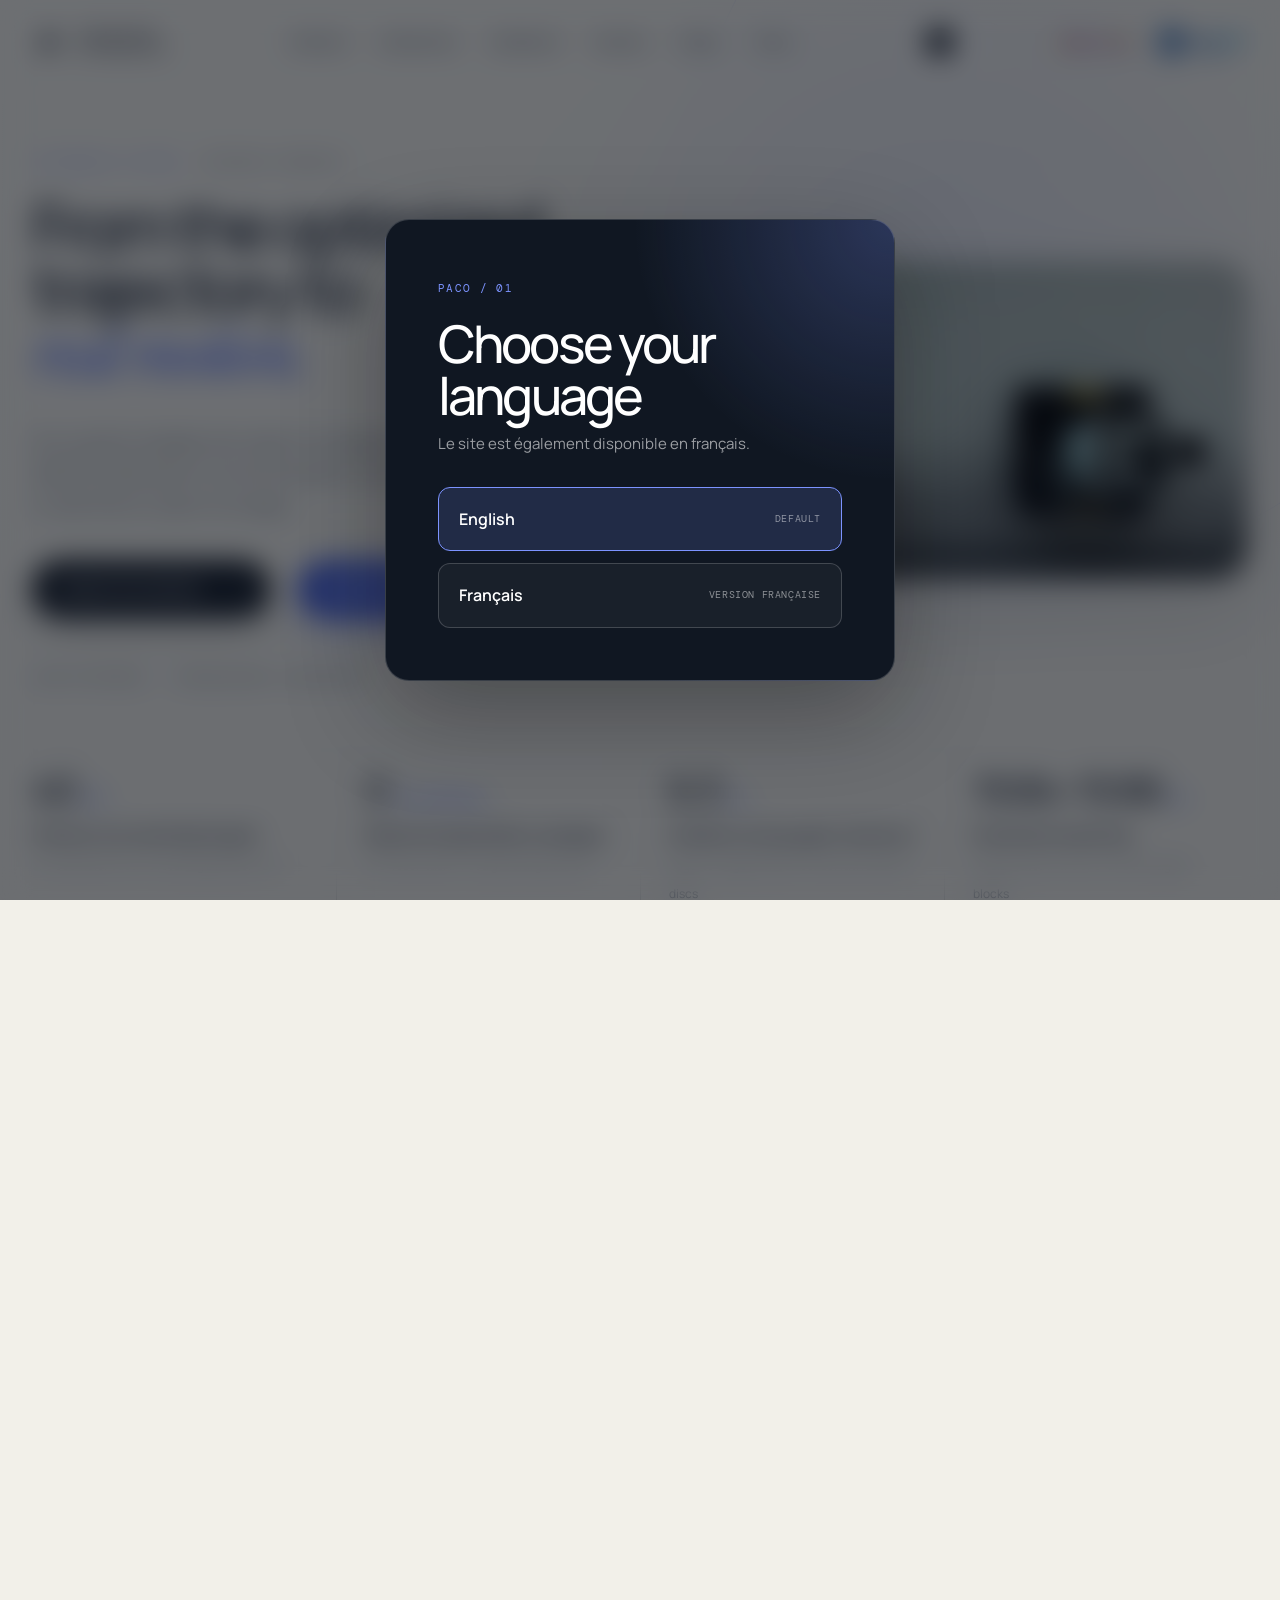
<file: paco-showcase/index.html>
<!doctype html>
<html lang="en-US">
  <head>
    <!-- Shared analytics: automatic asynchronous loading. -->
    <!-- Consent interface temporarily disabled: <link rel="stylesheet" href="../assets/css/analytics-consent.css" /> -->
    <script defer src="../assets/js/analytics-consent.js?v=2"></script>
    <meta charset="UTF-8" />
    <meta name="viewport" content="width=device-width, initial-scale=1" />
    <meta
      name="description"
      content="Trajectory optimization and collision avoidance for autonomous systems, from variational planning to measured rover experiments."
    />
    <meta name="theme-color" content="#f2f0e9" />
    <meta name="robots" content="noindex, nofollow" />
    <title>Trajectory Optimization for Autonomous Systems</title>
    <link rel="icon" href="assets/icons/favicon.svg" type="image/svg+xml" />
    <link rel="stylesheet" href="styles.css" />
    <script defer src="script.js"></script>
  </head>
  <body>
    <a class="skip-link" href="#main-content">Skip to content</a>

    <div class="language-dialog" data-language-dialog role="dialog" aria-modal="true" aria-labelledby="language-dialog-title">
      <div class="language-dialog-card">
        <span class="language-dialog-kicker">PACO / 01</span>
        <h2 id="language-dialog-title">Choose your language</h2>
        <p>Le site est également disponible en français.</p>
        <div class="language-dialog-actions">
          <button class="language-choice is-active" type="button" data-language-choice="en">English <small>Default</small></button>
          <button class="language-choice" type="button" data-language-choice="fr">Français <small>Version française</small></button>
        </div>
      </div>
    </div>

    <header class="site-header" data-header>
      <div class="nav-shell">
        <div class="header-left">
          <a class="brand" href="#top" aria-label="Back to top">
            <svg class="brand-mark" viewBox="0 0 40 40" aria-hidden="true">
              <path d="M7 29.5 18.2 8h8.3L15.3 29.5H7Z" />
              <path d="M22.2 29.5 27.7 19H33l-5.5 10.5h-5.3Z" />
            </svg>
            <span>Trajectory<br />Optimization</span>
          </a>
        </div>

        <button class="menu-button" type="button" aria-expanded="false" aria-controls="primary-nav" data-menu-button>
          <span class="sr-only">Toggle navigation</span>
          <span></span><span></span>
        </button>

        <nav id="primary-nav" class="primary-nav" aria-label="Primary navigation" data-nav>
          <a href="#method">Method</a>
          <a href="#calibration">Calibration</a>
          <a href="#validation">Validation</a>
          <a href="#system">System</a>
          <a href="#preprint">Paper</a>
          <a href="#team">Team</a>
        </nav>

        <div class="header-tools">
          <div class="language-switcher" aria-label="Language selector">
            <button type="button" class="is-active" data-language="en" aria-pressed="true">EN</button>
            <span aria-hidden="true">/</span>
            <button type="button" data-language="fr" aria-pressed="false">FR</button>
          </div>
          <div class="header-partners" aria-label="Partner institutions">
            <a
              href="https://artsetmetiers.fr/fr"
              target="_blank"
              rel="noopener noreferrer"
              aria-label="Visiter le site d’Arts et Métiers"
            >
              <img src="assets/logos/arts-et-metiers-en-transparent.png" alt="Arts et Métiers Institute of Technology" />
            </a>
            <a
              href="https://www.cnrsatcreate.cnrs.fr/"
              target="_blank"
              rel="noopener noreferrer"
              aria-label="Visiter le site de CNRS@CREATE"
            >
              <img src="assets/logos/cnrs-at-create.png" alt="CNRS at CREATE Singapore" />
            </a>
          </div>
        </div>
      </div>
    </header>

    <main id="main-content">
      <section id="top" class="hero">
        <div class="hero-orbit hero-orbit-one" aria-hidden="true"></div>
        <div class="hero-orbit hero-orbit-two" aria-hidden="true"></div>
        <div class="container hero-grid">
          <div class="hero-copy reveal">
            <p class="eyebrow"><span>Autonomous systems</span> · Research showcase</p>
            <h1>From the optimized<br />trajectory to<br /><em>real motion.</em></h1>
            <p class="hero-lede">
              Our system enables the robot to navigate autonomously, identify obstacles in its
              environment, and correct its trajectory in real time to reach its target.
            </p>
            <div class="hero-actions">
              <a class="button button-primary" href="#method">Explore the method <span aria-hidden="true">↓</span></a>
              <a class="button button-results" href="#validation">See the evidence <span aria-hidden="true">↗</span></a>
            </div>
            <div class="hero-context">
              <span>Arts et Métiers</span>
              <i></i>
              <span>CNRS@CREATE · Singapore</span>
            </div>
          </div>

          <figure class="hero-media reveal" data-delay="1">
            <video
              autoplay
              muted
              loop
              playsinline
              preload="metadata"
              poster="assets/images/fixed_obstacle_geometry_v01.jpg"
              aria-label="Mother rover in the test arena, alongside parasite rovers and fixed obstacles"
            >
              <source src="assets/video/hero_rover_curve_v01.mp4" type="video/mp4" />
            </video>
            <div class="media-shade"></div>
            <figcaption class="media-caption">
              <span class="evidence-label">Field footage</span>
              <span>Mother rover in the test arena, alongside parasite rovers and fixed obstacles</span>
            </figcaption>
          </figure>
        </div>

        <div class="container metrics-strip reveal" aria-label="Key validation metrics">
          <article>
            <strong><span data-count="40">40</span><small>/40</small></strong>
            <p>Physical runs reaching the goal</p>
            <span>one coefficient set, no retuning between runs</span>
          </article>
          <article>
            <strong><span data-count="0">0</span><small>/40 collisions</small></strong>
            <p>Reported repeatability campaign</p>
            <span>two frozen tasks; not a general guarantee</span>
          </article>
          <article>
            <strong><span data-count="6.3">6.3</span><small> cm</small></strong>
            <p>Smallest moving-agent clearance</p>
            <span>edge-to-edge between conservative safety discs</span>
          </article>
          <article>
            <strong>19.84–19.86<small> Hz</small></strong>
            <p>Sustained closed loop</p>
            <span>median rates in the one- and two-agent blocks</span>
          </article>
        </div>
      </section>

      <section class="intro section" aria-labelledby="challenge-title">
        <div class="container intro-grid">
          <div class="section-index reveal">01 <span></span> The challenge</div>
          <div class="intro-statement reveal">
            <h2 id="challenge-title">
              Calculating an optimal trajectory is not enough.<br /><em>It must adapt in real time and work in the real world.</em>
            </h2>
          </div>
          <div class="intro-aside reveal">
            <p>
              An autonomous system has to connect a fixed start to a fixed goal while respecting obstacles,
              boundaries, velocity, acceleration, and imperfect knowledge of moving agents.
            </p>
            <p>
              The hard part is not producing a curve. It is building a chain that remains coherent from the
              mathematical objective to the physical experiment.
            </p>
          </div>
        </div>
      </section>

      <section id="method" class="method section" aria-labelledby="method-title">
        <div class="container">
          <div class="section-head reveal">
            <div>
              <div class="section-index">02 <span></span> The method</div>
              <h2 id="method-title">Plan globally.<br />Respond locally.</h2>
            </div>
            <p>
              The architecture separates what can be optimized in advance from what must be handled causally at runtime.
            </p>
          </div>

          <div class="phase-grid">
            <article class="phase-card phase-lagrange reveal">
              <div class="phase-number">01</div>
              <p class="eyebrow">Variational planning · static scene</p>
              <h3>The nominal phase</h3>
              <p class="phase-lede">
                Generate candidates, minimize a discretized action, and produce a smooth reference path around known fixed obstacles.
              </p>
              <figure class="phase-diagram phase-capture">
                <img
                  src="assets/images/phase5_bis_v1_01_fixed.jpg"
                  alt="S1 fixed-obstacle scenario with the optimized rover trajectory around the central obstacle"
                />
              </figure>
              <ul class="phase-points">
                <li><span>Input</span> Static environment and target only</li>
                <li><span>Output</span> Time-parameterized nominal trajectory</li>
                <li><span>Tools</span> Variational action minimization or Euler–Lagrange residuals</li>
              </ul>
            </article>

            <article class="phase-card phase-newton reveal" data-delay="1">
              <div class="phase-number">02</div>
              <p class="eyebrow">Force dynamics · current observation</p>
              <h3>The causal correction phase</h3>
              <p class="phase-lede">
                Follow the nominal path while attraction, repulsion, and damping modify the current motion when a mobile agent is observed.
              </p>
              <figure class="phase-diagram phase-capture">
                <img
                  src="assets/images/phase5_bis_v1_01_bis_mobile.jpg"
                  alt="S1 bis scenario with the rover trajectory corrected around a vertical moving agent"
                />
              </figure>
              <ul class="phase-points">
                <li><span>Input</span> Nominal reference and current mobile state</li>
                <li><span>Output</span> Trajectory corrected locally at every instant</li>
                <li><span>Update</span> Semi-implicit Euler, Velocity-Verlet, or stiff-repulsion</li>
              </ul>
            </article>
          </div>

          <details class="technical-disclosure reveal">
            <summary>
              <span><small>Technical layer</small> Open the mathematical core</span>
              <i aria-hidden="true"></i>
            </summary>
            <div class="equation-grid">
              <article class="equation-card">
                <span>01 · Stationarity</span>
                <h3>Variational action</h3>
                <div class="equation" aria-label="Action S of x equals the integral of L of x, x dot, t, with Euler-Lagrange stationarity">
                  <i>𝒮</i>[x] = ∫<sub>0</sub><sup>T</sup> L(x, <span class="math-overdot">x</span>, t) dt
                  <br /><small>
                    <span class="math-frac"><span>d</span><span>dt</span></span>
                    (
                    <span class="math-frac">
                      <span>∂L</span>
                      <span>∂<span class="math-overdot">x</span></span>
                    </span>
                    )
                    −
                    <span class="math-frac"><span>∂L</span><span>∂x</span></span>
                    = 0
                  </small>
                </div>
                <p>Fixed endpoints turn trajectory generation into a stationarity problem over the path between them.</p>
              </article>
              <article class="equation-card">
                <span>02 · Safety</span>
                <h3>Compact obstacle potential</h3>
                <div class="equation equation-small" aria-label="Obstacle potential is active inside an influence radius">
                  V<sub>obs</sub>(d) = α(
                  <span class="math-frac"><span>1</span><span>d</span></span>
                  −
                  <span class="math-frac"><span>1</span><span>d<sub>0</sub></span></span>
                  )²
                  <br /><small>for d &lt; d<sub>0</sub>, otherwise 0</small>
                </div>
                <p>The cost rises inside an influence radius and stays inactive farther away.</p>
              </article>
              <article class="equation-card">
                <span>03 · Runtime</span>
                <h3>Damped force dynamics</h3>
                <div class="equation equation-small" aria-label="Mass times acceleration plus damping equals goal, obstacle, and mobile forces">
                  m<span class="math-overdot math-overdot-double">x</span>
                  + ξ<span class="math-overdot">x</span>
                  = F<sub>goal</sub> + F<sub>obs</sub> + F<sub>mobile</sub>
                </div>
                <p>Attraction keeps the goal and nominal path relevant; repulsion and damping manage local correction.</p>
              </article>
            </div>
            <div class="assumption-row">
              <span>2D planar motion</span><span>fixed start and goal</span><span>bounded velocity</span><span>bounded acceleration</span><span>current-state mobile observation</span>
            </div>
          </details>
        </div>
      </section>

      <section class="solvers section section-tint" aria-labelledby="solvers-title">
        <div class="container">
          <div class="section-head reveal">
            <div>
              <div class="section-index">03 <span></span> Numerical strategies</div>
              <h2 id="solvers-title">Different solvers answer<br />different questions.</h2>
            </div>
            <p>
              The comparison is an engineering tool, not a single leaderboard. Speed, convergence, trajectory quality, and robustness must be read together.
            </p>
          </div>

          <div class="solver-table reveal" role="table" aria-label="Solver comparison">
            <div class="solver-row solver-head" role="row">
              <span role="columnheader">Strategy</span><span role="columnheader">What it solves</span><span role="columnheader">Best use</span><span role="columnheader">Observed trade-off</span>
            </div>
            <div class="solver-row" role="row">
              <strong role="cell"><i class="solver-dot dot-blue"></i>Variational</strong>
              <span role="cell">Discretized action minimization with analytic gradient</span>
              <span role="cell">High-quality nominal planning</span>
              <span role="cell">Longer campaigns for greater precision</span>
            </div>
            <div class="solver-row" role="row">
              <strong role="cell"><i class="solver-dot dot-orange"></i>Euler–Lagrange</strong>
              <span role="cell">Stationarity residual through root or least-squares methods</span>
              <span role="cell">Low-complexity problems</span>
              <span role="cell">Faster campaigns, but convergence remained scenario-sensitive</span>
            </div>
            <div class="solver-row" role="row">
              <strong role="cell"><i class="solver-dot dot-gray"></i>Straight line</strong>
              <span role="cell">No nominal optimization</span>
              <span role="cell">Ablation and runtime baseline</span>
              <span role="cell">Ease of computation for a low-quality reference</span>
            </div>
            <div class="solver-row" role="row">
              <strong role="cell"><i class="solver-dot dot-purple"></i>No-plan ablation</strong>
              <span role="cell">Causal correction without a nominal trajectory</span>
              <span role="cell">Nominal-planning ablation baseline</span>
              <span role="cell">High safety but limited progress toward the target</span>
            </div>
          </div>
        </div>
      </section>

      <section id="calibration" class="calibration section" aria-labelledby="calibration-title">
        <div class="container">
          <div class="section-head reveal">
            <div>
              <div class="section-index">04 <span></span> Auto-calibration campaign</div>
              <h2 id="calibration-title">Twelve pairs, calibrated<br />separately, at scale.</h2>
            </div>
            <p>
              Each of the four nominal generators above pairs with three causal controllers. Every pair searches its own seven-coefficient space — never inheriting another pair's gains — then is compared under one criterion: safe and within 10 cm of the goal. A companion report covers the full protocol; this section summarizes its five figures.
            </p>
          </div>

          <div class="metrics-strip calibration-stats reveal" aria-label="Calibration campaign scope">
            <article>
              <strong>12</strong>
              <p>Solver × controller pairs</p>
              <span>4 nominal generators, 3 causal controllers</span>
            </article>
            <article>
              <strong>367,374</strong>
              <p>Planned runs</p>
              <span>across the 12 campaigns</span>
            </article>
            <article>
              <strong>100,800</strong>
              <p>Final-zone runs</p>
              <span>6,300 profiles × 16 scenarios</span>
            </article>
            <article>
              <strong>77h 32min</strong>
              <p>Cumulative campaign time</p>
              <span>if run sequentially</span>
            </article>
          </div>

          <div class="evidence-feature calibration-feature reveal" data-tabs>
            <div class="evidence-copy">
              <p class="eyebrow"><span>Joint success</span> · safe and ≤ 10 cm from target</p>
              <h3>Variational planning leads at tight tolerance; safety alone misleads.</h3>
              <p>
                Across the full final region, Variational + Semi-implicit Euler leads with 50.84% joint success. Restricted to each pair's four best-ranked profiles and re-evaluated on all 26 scenarios, Variational + Velocity-Verlet reaches 65.38%, ahead of Variational + Semi-implicit Euler at 63.46% and the best Straight-line pair at 48.08%. The No-plan ablation reaches 96.15% collision-free runs with two correctors but only 3.85% joint success: it often stays safe by stopping short of the goal.
              </p>
              <dl class="evidence-stats">
                <div><dt>65.38%</dt><dd>best-profile joint success · Variational + Velocity-Verlet</dd></div>
                <div><dt>63.46%</dt><dd>Variational + Semi-implicit Euler</dd></div>
                <div><dt>48.08%</dt><dd>best Straight-line combination</dd></div>
              </dl>
              <p class="trial-tabs-hint"><span aria-hidden="true">↳</span> Choose a figure — the graph updates when clicked</p>
              <div class="trial-tabs" role="tablist" aria-label="Select calibration figure">
                <button class="is-active" role="tab" aria-selected="true" data-figure="assets/figures/paper_f9_final_zone.png" data-alt="Joint success, collision-free rate, and target-reaching rate for all final-region profiles across the twelve published architectures" data-caption="Figure 9 · full final region · published solver and corrector names">Full zone</button>
                <button role="tab" aria-selected="false" data-figure="assets/figures/paper_f10_best_profiles.png" data-alt="Joint success, collision-free rate, and target-reaching rate for the four best-ranked profiles of every architecture" data-caption="Figure 10 · four best-ranked profiles per architecture · 26 scenarios">Best profiles</button>
                <button role="tab" aria-selected="false" data-figure="assets/figures/paper_f11_outcomes.png" data-alt="Horizontal bars decomposing best-ranked outcomes into joint success, collision-free target misses, and unsafe runs" data-caption="Figure 11 · exclusive outcome decomposition · 10 cm terminal tolerance">Outcome breakdown</button>
                <button role="tab" aria-selected="false" data-figure="assets/figures/paper_f12_generalization.png" data-alt="Calibration-versus-held-out joint success for all nominal-generator and corrector combinations" data-caption="Figure 12 · calibration versus held-out scenarios">Generalization</button>
                <button role="tab" aria-selected="false" data-figure="assets/figures/paper_f13_tolerance.png" data-alt="Joint success of the best-ranked profiles as terminal-distance tolerance increases from zero to one hundred centimeters" data-caption="Figure 13 · ranking sensitivity to terminal-distance tolerance">Threshold sensitivity</button>
              </div>
            </div>
            <figure class="evidence-figure">
              <div class="evidence-image-shell">
                <img data-validation-figure src="assets/figures/paper_f9_final_zone.png" alt="Joint success, collision-free rate, and target-reaching rate for all final-region profiles across the twelve published architectures" />
                <button class="figure-fullscreen" type="button" data-fullscreen-figure aria-label="Open the current figure in full screen">
                  <span aria-hidden="true">⛶</span> Full screen
                </button>
              </div>
              <figcaption><span data-figure-caption>Figure 9 · full final region · published solver and corrector names</span></figcaption>
            </figure>
          </div>

          <aside class="naming-note reveal">
            <span>Reading the figures</span>
            <p>
              <strong>Collision-free</strong>: the run ended without a geometric collision;
              <strong>Target reached</strong>: the robot finished within the tolerance threshold;
              <strong>Joint success</strong>: both conditions hold in the same run.
            </p>
          </aside>

          <details class="technical-disclosure evidence-disclosure reveal">
            <summary>
              <span><small>Methodology</small> Open the calibration protocol, full ranking, and limits</span>
              <i aria-hidden="true"></i>
            </summary>
            <p class="scope-note">
              Coefficients are searched in three stages — a broad Latin Hypercube sweep, a refined search recentered on the best region, then a tighter final-zone search — over seven parameters: attraction and damping gains, mobile/static/border repulsion, perception radius, and lookahead time. A scenario with a collision-free rate under 15% after Broad is quarantined from scoring but kept running, and is reinstated once it clears 50% then 80%. Nine pairs use the <code>long</code> budget; the three Straight-line pairs use <code>very_long</code>, giving them more sampled profiles in the final region (900 versus 400).
            </p>
            <div class="matrix-wrap">
              <table class="validation-matrix">
                <thead><tr><th>Pair</th><th>Budget</th><th>n zone</th><th>Zone: safe / target / joint</th><th>Top 4: safe / target / joint</th><th>Joint, calib.</th><th>Joint, held-out</th><th>Duration</th></tr></thead>
                <tbody>
                  <tr><td>Variational + Velocity-Verlet</td><td>long</td><td>400</td><td>72.44 / 57.61 / 48.30</td><td>76.92 / 69.23 / <b>65.38</b></td><td>62.50</td><td>70.00</td><td>18h 47m</td></tr>
                  <tr><td>Variational + Semi-implicit Euler</td><td>long</td><td>400</td><td>72.62 / 64.94 / <b>50.84</b></td><td>80.77 / 72.12 / 63.46</td><td>59.38</td><td>70.00</td><td>18h 28m</td></tr>
                  <tr><td>Straight line + Semi-implicit Euler</td><td>very_long</td><td>900</td><td>77.89 / 49.30 / 39.38</td><td>88.46 / 52.88 / 48.08</td><td>46.88</td><td>50.00</td><td>0h 50m</td></tr>
                  <tr><td>Euler–Lagrange + Velocity-Verlet</td><td>long</td><td>400</td><td>62.50 / 50.00 / 37.50</td><td>65.38 / 55.77 / 42.31</td><td>37.50</td><td>50.00</td><td>5h 53m</td></tr>
                  <tr><td>Euler–Lagrange + Semi-implicit Euler</td><td>long</td><td>400</td><td>63.83 / 44.72 / 30.25</td><td>68.27 / 41.35 / 31.73</td><td>23.44</td><td>45.00</td><td>5h 33m</td></tr>
                  <tr><td>Straight line + Velocity-Verlet</td><td>very_long</td><td>900</td><td>77.95 / 33.69 / 29.95</td><td>84.62 / 30.77 / 29.81</td><td>20.31</td><td>45.00</td><td>1h 25m</td></tr>
                  <tr><td>Straight line + Stiff-repulsion</td><td>very_long</td><td>900</td><td>77.19 / 18.65 / 18.51</td><td>74.04 / 22.12 / 20.19</td><td>18.75</td><td>22.50</td><td>0h 53m</td></tr>
                  <tr><td>Variational + Stiff-repulsion</td><td>long</td><td>400</td><td>37.23 / 42.33 / 11.30</td><td>49.04 / 41.35 / 18.27</td><td>10.94</td><td>30.00</td><td>18h 28m</td></tr>
                  <tr><td>Euler–Lagrange + Stiff-repulsion</td><td>long</td><td>400</td><td>43.27 / 33.66 / 5.33</td><td>53.85 / 37.50 / 16.35</td><td>6.25</td><td>32.50</td><td>5h 30m</td></tr>
                  <tr><td>No-plan ablation + Stiff-repulsion</td><td>long</td><td>400</td><td><b>89.69</b> / 6.19 / 5.97</td><td>90.38 / 9.62 / 9.62</td><td>6.25</td><td>15.00</td><td>0h 31m</td></tr>
                  <tr><td>No-plan ablation + Semi-implicit Euler</td><td>long</td><td>400</td><td>85.80 / 22.58 / 16.38</td><td><b>96.15</b> / 7.69 / 3.85</td><td>6.25</td><td>0.00</td><td>0h 29m</td></tr>
                  <tr><td>No-plan ablation + Velocity-Verlet</td><td>long</td><td>400</td><td>85.14 / 21.83 / 15.56</td><td><b>96.15</b> / 7.69 / 3.85</td><td>6.25</td><td>0.00</td><td>0h 45m</td></tr>
                </tbody>
              </table>
            </div>
            <p class="scope-note">
              These percentages are frequencies over a finite set of profiles and scenarios, not probabilities with a confidence interval — each pair is evaluated once, not repeated across independent random seeds, and the quarantine removes scenarios from a pair's score rather than penalising them, so the pairs are not selected over a common set of scenarios. The No-plan ablation's low joint success reflects a progression failure (collision-free but far from the goal), while Stiff-repulsion trades the opposite way by producing more unsafe runs. The ranking also depends on demanded precision: Variational + Velocity-Verlet leads at 10 cm but is matched by the Straight-line baseline at 100 cm.
            </p>
            <p class="scope-note">
              <a class="text-link" href="assets/reports/rapport_comparaison_solveurs_controleurs.pdf" target="_blank" rel="noopener noreferrer">Open the full report (PDF, French) <span aria-hidden="true">↗</span></a>
            </p>
          </details>
        </div>
      </section>

      <section id="validation" class="validation section" aria-labelledby="validation-title">
        <div class="container">
          <div class="section-head reveal">
            <div>
              <div class="section-index">05 <span></span> Evidence</div>
              <h2 id="validation-title">What is actually validated?</h2>
            </div>
            <p>
              Every claim is tagged by evidence level. Simulation, software tests, measured motion, and complete physical validation are not interchangeable.
            </p>
          </div>

          <div class="validation-status-grid reveal">
            <article class="validation-status status-complete">
              <span class="status-icon">✓</span>
              <div><small>Physical · repeated tasks</small><h3>Moving-agent avoidance</h3><p>Demonstrated over 40 runs of two frozen tasks, with one or two independently moving agents.</p></div>
            </article>
            <article class="validation-status status-complete">
              <span class="status-icon">✓</span>
              <div><small>Physical · repeated tasks</small><h3>Fixed-obstacle avoidance</h3><p>Fixed columns were avoided in the same reported campaign; the smallest measured margin was 29.7 cm.</p></div>
            </article>
            <article class="validation-status status-complete">
              <span class="status-icon">✓</span>
              <div><small>Physical · measured</small><h3>Metric perception chain</h3><p>Camera, homography, ArUco tracking, coordinates, and control closed near 20 Hz — the rover was detected in every acquired frame.</p></div>
            </article>
            <article class="validation-status status-partial">
              <span class="status-icon">↗</span>
              <div><small>Empirical · partial</small><h3>Predictive digital twin</h3><p>Mean path departures were 5.81 cm and 5.31 cm, but measured paths remained longer than simulated ones.</p></div>
            </article>
          </div>

          <aside class="evidence-boundary reveal" aria-labelledby="evidence-boundary-title">
            <div class="boundary-heading">
              <h3 id="evidence-boundary-title">Forty collision-free runs do not mean zero risk.</h3>
            </div>
            <div class="boundary-cards">
              <article>
                <span>Reported repeatability campaign</span>
                <strong>40 / 40 goals reached</strong>
                <p>Across the two repeated frozen tasks, no physical contact and no negative clearance were recorded.</p>
              </article>
              <article class="boundary-warning">
                <span>Exploratory development</span>
                <strong>Collisions did occur</strong>
                <p>Other exploratory configurations produced geometric collisions, and physical contacts were also observed during development. The soft-force corrector does not enforce a minimum separation.</p>
              </article>
            </div>
            <p class="boundary-definition"><strong>How to read clearance:</strong> a negative value means the conservative safety discs overlap; it does not necessarily mean the physical chassis touched.</p>
          </aside>

          <div class="evidence-feature reveal" data-tabs>
            <div class="evidence-copy">
              <p class="eyebrow"><span>Repeated anti-collision campaign</span> · August 4, 2026</p>
              <h3>Repeated campaign: forty runs, forty arrivals, zero collisions.</h3>
              <p>
                Two frozen tasks — twenty runs with one moving robot, twenty with two — executed in a single day with a single set of coefficients and no retuning between runs. The rover leaves its nominal path to open a gap, then closes back onto the goal. Every run below is a physical run, logged frame by frame.
              </p>
              <dl class="evidence-stats">
                <div><dt>40 / 40</dt><dd>runs reached the goal, in both blocks</dd></div>
                <div><dt>0</dt><dd>collisions, and no negative safety clearance in any run</dd></div>
                <div><dt>0.9 %</dt><dd>run-to-run variation of the path length, one moving agent</dd></div>
              </dl>
              <p class="trial-tabs-hint"><span aria-hidden="true">↳</span> Choose a figure — the graph updates when clicked</p>
              <div class="trial-tabs" role="tablist" aria-label="Select validation figure">
                <button class="is-active" role="tab" aria-selected="true" data-figure="assets/figures/campaign_single_agent.png" data-alt="Twenty measured trajectories superimposed in the arena, with the clearance to the moving agent over time for every run" data-caption="One moving agent · all 20 runs superimposed · lowest clearance 10.6 cm">One moving agent · 20 runs</button>
                <button role="tab" aria-selected="false" data-figure="assets/figures/campaign_dual_agent.png" data-alt="Nineteen measured trajectories superimposed in the arena, with the smallest of the two agent clearances over time for every run" data-caption="Two simultaneous moving agents · all 19 runs superimposed · lowest clearance 6.3 cm">Two moving agents · 19 runs</button>
                <button role="tab" aria-selected="false" data-figure="assets/figures/realtime_budget.png" data-alt="Breakdown of one control iteration into vision, serial transmission, control computation, and remaining headroom against the 50 millisecond budget" data-caption="Real-time budget of one iteration · vision 65.9 %, causal correction 1.4 %, headroom 13.8 %">Real-time budget</button>
              </div>
            </div>
            <figure class="evidence-figure">
              <div class="evidence-image-shell">
                <img data-validation-figure src="assets/figures/campaign_single_agent.png" alt="Twenty measured trajectories superimposed in the arena, with the clearance to the moving agent over time for every run" />
                <button class="figure-fullscreen" type="button" data-fullscreen-figure aria-label="Open the current figure in full screen">
                  <span aria-hidden="true">⛶</span> Full screen
                </button>
              </div>
              <figcaption><span data-figure-caption>One moving agent · all 20 runs superimposed · lowest clearance 10.6 cm</span></figcaption>
            </figure>
          </div>

          <div class="trial-video-pair reveal" aria-label="Video recordings of the physical anti-collision runs">
            <figure>
              <video controls muted playsinline preload="none" poster="assets/images/fixed_obstacle_geometry_v01.jpg">
                <source data-src="assets/video/anticollision_multi_agent_v01.mp4" type="video/mp4" />
              </video>
              <figcaption><span><b>Multi-agent run</b> · mother rover among moving robots</span></figcaption>
            </figure>
            <figure>
              <video controls muted playsinline preload="none" poster="assets/images/arena_overview_v01.jpg">
                <source data-src="assets/video/anticollision_moving_agent_v01.mp4" type="video/mp4" />
              </video>
              <figcaption><span><b>Close pass</b> · avoidance of a moving robot</span></figcaption>
            </figure>
          </div>

          <div class="sim-spotlight reveal" aria-label="Six-agent anti-collision simulation">
            <div class="sim-copy">
              <p class="eyebrow"><span>Multi-agent simulation</span> · 6 independent agents</p>
              <h3>Every robot runs its own collision-avoidance brain.</h3>
              <p>
                This scenario runs the same causal correction algorithm independently inside all six agents at once, with no central coordinator. The physical campaign tested one controlled rover among one or two moving agents; this simulation illustrates the same local logic in a fully decentralized six-agent setting, without constituting physical validation at that scale.
              </p>
              <dl class="evidence-stats">
                <div><dt>6</dt><dd>independent agents</dd></div>
                <div><dt>15 cm</dt><dd>minimum Newton-phase clearance</dd></div>
                <div><dt>3 cm</dt><dd>max final gap to target</dd></div>
              </dl>
            </div>
            <figure class="sim-figure">
              <div class="sim-video-shell">
                <video controls muted playsinline preload="none" poster="assets/images/anticollision_6robot_v01.jpg">
                  <source data-src="assets/video/phase5_bis.1_solver_scipy_test_anticollision_1.mp4" type="video/mp4" />
                </video>
              </div>
              <figcaption><span class="sim-label">Simulation</span><span>6-robot decentralized anti-collision</span></figcaption>
            </figure>
          </div>

          <details class="technical-disclosure evidence-disclosure reveal">
            <summary>
              <span><small>Experimental layer</small> Open the validation matrix and metric scope</span>
              <i aria-hidden="true"></i>
            </summary>
            <div class="matrix-wrap">
              <table class="validation-matrix">
                <thead><tr><th>Capability</th><th>Evidence</th><th>Status</th><th>Scope</th></tr></thead>
                <tbody>
                  <tr><td>Nominal trajectory generation</td><td>Software tests + simulation</td><td><span class="pill pill-green">Validated</span></td><td>2D scenarios in repository</td></tr>
                  <tr><td>Fixed-obstacle physical avoidance</td><td>40 runs, all clearances positive</td><td><span class="pill pill-green">Demonstrated</span></td><td>Two frozen tasks; lowest margin 29.7 cm</td></tr>
                  <tr><td>Moving-agent physical avoidance</td><td>20 runs, 4 August 2026</td><td><span class="pill pill-green">Demonstrated</span></td><td>One moving robot, 2 × 2 m arena</td></tr>
                  <tr><td>Two simultaneous moving agents</td><td>19 aggregate runs; all 20 reached goal</td><td><span class="pill pill-green">Demonstrated</span></td><td>Same corrector, no retuning</td></tr>
                  <tr><td>Sustained 20 Hz closed loop</td><td>Timing logged in all 40 runs</td><td><span class="pill pill-green">Demonstrated</span></td><td>Medians 19.84 / 19.86 Hz; isolated maximum 125 ms</td></tr>
                  <tr><td>Decentralized multi-agent (6 robots)</td><td>Simulation</td><td><span class="pill pill-blue">Simulation</span></td><td>Not physically demonstrated</td></tr>
                  <tr><td>Predictive digital twin</td><td>39 paired sim/real runs</td><td><span class="pill pill-amber">Partial</span></td><td>Mean departures 5.81 / 5.31 cm; measured paths longer</td></tr>
                  <tr><td>Aerial drone deployment</td><td>None</td><td><span class="pill pill-gray">Not claimed</span></td><td>Physical platform is a rover</td></tr>
                </tbody>
              </table>
            </div>
            <p class="scope-note">
              Clearance is measured edge-to-edge between the conservative bounding discs used by the controller (rover radius 0.13 m), not between the physical chassis outlines. During the reported 40-run campaign, no negative value and no physical contact were recorded. The smallest margin to a moving agent was 10.6 cm with one agent and 6.3 cm with two; the smallest margin to a fixed obstacle was 29.7 cm and 49.6 cm respectively.
            </p>
            <p class="scope-note">
              The campaign repeats two frozen tasks in one day: start, goal, and obstacles are held fixed within each block, and the two blocks share the same corrector coefficients, motor model, loop rate, and vision calibration. One run of the two-agent block is excluded from the aggregates because it was executed before the fixed obstacles were moved into that block's layout — it reached its goal like every other run. The claim supported here is that this configuration is executed safely and repeatedly, not that the method guarantees a positive clearance in general.
            </p>
            <p class="scope-note">
              Earlier exploratory work covered broader and sometimes more constrained configurations. Geometric collisions and physical contacts were observed during that development phase, together with a progression stall and a perception safety stop. Those attempts provide context, not a reliability estimate; no figure on this page uses them as the reported result.
            </p>
          </details>
        </div>
      </section>

      <section id="system" class="system section section-dark" aria-labelledby="system-title">
        <div class="container">
          <div class="section-head reveal">
            <div>
              <div class="section-index section-index-light">06 <span></span> Physical system</div>
              <h2 id="system-title">Pixels become meters.<br />Meters become motion.</h2>
            </div>
            <p>
              The experimental chain closes the loop between planning, perception, wheel commands, and measured trajectory error.
            </p>
          </div>

          <div class="system-grid">
            <figure class="system-photo reveal">
              <div class="tracking-pair">
                <img src="assets/images/Brut_tracking_aruco_metric_v01.jpg" alt="Raw overhead camera frame of the rover and obstacle arena" />
                <img src="assets/images/tracking_aruco_metric_v01.jpg" alt="Same frame with ArUco tracking IDs, coordinates, and homography overlaid" />
                <button class="figure-fullscreen" type="button" data-fullscreen-figure aria-label="Open the camera comparison in full screen">
                  <span aria-hidden="true">⛶</span> Full screen
                </button>
              </div>
              <figcaption>Overhead camera feed, raw and annotated</figcaption>
            </figure>
            <div class="system-chain reveal" data-delay="1">
              <ol>
                <li><span>01</span><div><strong>Basler camera</strong><small>1500 × 1200 monochrome frames</small></div></li>
                <li><span>02</span><div><strong>Homography</strong><small>pixel coordinates → arena coordinates</small></div></li>
                <li><span>03</span><div><strong>ArUco tracking</strong><small>rover, obstacle, and reference markers</small></div></li>
                <li><span>04</span><div><strong>Differential control</strong><small>trajectory error → wheel commands</small></div></li>
                <li><span>05</span><div><strong>Validation log</strong><small>clearance, RMSE, stop, final gap</small></div></li>
              </ol>
              <div class="chain-proof"><span>× 1.75</span><p>Downscaling the frame before marker detection cut detection from 72.8 ms to 29.1 ms, lifting the achieved loop rate from 11.35 Hz to 19.85 Hz and dropping discarded frames from about 130 per run to 0.2 — with the controlled rover still detected in every single frame.</p></div>
            </div>
          </div>

          <div class="runtime-strip reveal" aria-label="Measured real-time budget">
            <article><strong>0.72 ms</strong><span>Causal correction</span><small>1.4 % of the 50 ms period</small></article>
            <article><strong>32.94 ms</strong><span>Vision pipeline</span><small>65.9 % of the period</small></article>
            <article><strong>8.43 ms</strong><span>Serial transmission</span><small>16.9 % of the period</small></article>
            <article><strong>6.88 ms</strong><span>Remaining headroom</span><small>13.8 % of the period</small></article>
          </div>
          <p class="runtime-note reveal">Across all 40 runs, the slowest per-run 99th percentile was 87 ms. Isolated loop periods reached 125 ms, still six times below the 750 ms safety guard.</p>

        </div>
      </section>

      <section class="media-section section" aria-labelledby="media-title">
        <div class="container">
          <div class="section-head reveal">
            <div>
              <div class="section-index">07 <span></span> The experiment, at a glance</div>
              <h2 id="media-title">A complete visual system,<br />captured from the arena.</h2>
            </div>
            <p>
              Video, photographs, and simulation renders spanning the perception, control, and hardware chain — from raw camera frames to the rover in the arena.
            </p>
          </div>
          <div class="media-mosaic">
            <figure class="mosaic-wide reveal">
              <video controls muted playsinline preload="none" poster="assets/images/arena_overview_v01.jpg">
                <source data-src="assets/video/validation_fixed_obstacle_full_v01.mp4" type="video/mp4" />
              </video>
              <figcaption><span><b>V02</b> Full arena run</span></figcaption>
            </figure>
            <figure class="reveal" data-delay="1">
              <img src="assets/images/rover_aruco_v01.jpg" alt="Close-up of the rover and its fiducial marker" />
              <figcaption><span>Rover + fiducial marker</span></figcaption>
            </figure>
            <figure class="reveal" data-delay="2">
              <img src="assets/images/system_chain_v01.jpg" alt="The computer-to-rover system chain" />
              <figcaption><span>Software-to-hardware chain</span></figcaption>
            </figure>
          </div>
          <div class="media-video-row">
            <figure class="reveal">
              <img src="assets/figures/aruco_tracking_annotated.png" alt="Annotated camera frame showing ArUco markers in the rover test arena" />
              <figcaption><span><b>V03</b> Metric ArUco tracking</span><span class="evidence-label">Field footage</span></figcaption>
            </figure>
            <figure class="reveal" data-delay="1">
              <video controls muted playsinline preload="none" poster="assets/figures/simulation_lagrange_newton_source.png">
                <source data-src="assets/video/simulation_lagrange_newton_v01.mp4" type="video/mp4" />
              </video>
              <figcaption><span><b>V04</b> Nominal to causal correction</span><span class="sim-label">Simulation</span></figcaption>
            </figure>
            <figure class="reveal" data-delay="2">
              <video controls muted playsinline preload="none" poster="assets/images/system_chain_v01.jpg">
                <source data-src="assets/video/screen_to_rover_handoff_v01.mp4" type="video/mp4" />
              </video>
              <figcaption><span><b>V05</b> Screen-to-rover handoff</span><span class="evidence-label">Field footage</span></figcaption>
            </figure>
          </div>

          <aside id="preprint" class="preprint-card reveal" aria-labelledby="preprint-title">
            <div class="preprint-copy">
              <p class="eyebrow"><span>Preprint</span> · Draft v1</p>
              <h3 id="preprint-title">Read the paper behind the results.</h3>
              <p>The compact manuscript documents the method, calibration protocol, forty-run physical campaign, measured limitations, and simulation-to-reality comparison.</p>
              <a class="button button-primary" href="assets/reports/paco-preprint-draft-v1-compact.pdf" target="_blank" rel="noopener noreferrer">Read the preprint — Draft v1 <span aria-hidden="true">↗</span></a>
            </div>
            <div class="draft-notice">
              <span>Working version</span>
              <p>Affiliations and corresponding-author information are still provisional in this public draft.</p>
            </div>
          </aside>
        </div>
      </section>

      <section class="limits section section-tint" aria-labelledby="limits-title">
        <div class="container limits-grid">
          <div>
            <div class="section-index reveal">08 <span></span> Current boundary</div>
            <h2 id="limits-title" class="reveal">Avoidance was demonstrated.<br /><em>Breadth and guarantees come next.</em></h2>
          </div>
          <div class="limits-list">
            <article class="reveal"><span aria-hidden="true">01</span><div><h3>No formal separation guarantee</h3><p>The corrector uses soft repulsive forces with bounded acceleration. The clean forty-run record belongs to the two repeated tasks; it does not enforce a minimum clearance in every configuration.</p></div></article>
            <article class="reveal"><span aria-hidden="true">02</span><div><h3>Predictive digital twin</h3><p>Median mean departures were 5.81 cm and 5.31 cm, but measured paths remained longer than simulated ones, with length ratios of 1.090 and 1.169. Non-holonomic motion, wheel slip, asymmetric actuation, and latency remain to be modelled more faithfully.</p></div></article>
            <article class="reveal"><span aria-hidden="true">03</span><div><h3>Predictive control and learning</h3><p>The corrector reacts to the present state only. Model predictive control and learning-based policies would let the rover anticipate where a moving agent is heading instead of responding once it is close.</p></div></article>
            <article class="reveal"><span aria-hidden="true">04</span><div><h3>Better nominal planning</h3><p>The nominal path comes from a local variational solve that depends on its initialization. Graph search such as A* — used to seed or replace that stage — should give a more reliable global route before the causal layer refines it.</p></div></article>
            <article class="reveal"><span aria-hidden="true">05</span><div><h3>Scale and benchmark breadth</h3><p>One controlled rover was physically tested among one or two moving agents; six controlled agents remain simulation-only. Repetition across more geometries, days, seeds, and platforms is still required.</p></div></article>
          </div>
        </div>
      </section>

      <section id="team" class="team section" aria-labelledby="team-title">
        <div class="container">
          <div class="team-intro reveal">
            <div class="section-index">09 <span></span> People &amp; context</div>
            <h2 id="team-title">A research project built<br />between France and Singapore.</h2>
            <p>
              The work began in January under Prof. Francisco Chinesta and continued during a summer internship at CNRS@CREATE in Singapore, with technical supervision from Amine Ammar.
            </p>
          </div>
          <div class="team-grid reveal">
            <article>
              <span>Student researcher</span>
              <h3>Slimane<br /><strong>AOUANOUK</strong></h3>
              <p>Trajectory optimization, simulation, physical integration, and validation.</p>
              <a class="team-link" href="https://slimane2410.github.io/academic-portfolio/" target="_blank" rel="noopener noreferrer" aria-label="Visit Slimane Aouanouk's portfolio (opens in a new tab)">
                <span>Portfolio</span><span aria-hidden="true">↗</span>
              </a>
            </article>
            <article>
              <span>Student researcher</span>
              <h3>Mathis<br /><strong>BENCHIKH</strong></h3>
              <p>Trajectory optimization, simulation, physical integration, and validation.</p>
              <a class="team-link" href="https://www.linkedin.com/in/mathis-benchikh-968475348?utm_source=share_via&amp;utm_content=profile&amp;utm_medium=member_ios" target="_blank" rel="noopener noreferrer" aria-label="Visit Mathis Benchikh's LinkedIn profile (opens in a new tab)">
                <span>LinkedIn</span><span aria-hidden="true">↗</span>
              </a>
            </article>
            <article>
              <span>Technical supervisor</span>
              <h3>Amine<br /><strong>AMMAR</strong></h3>
              <p>Technical guidance and internship supervision.</p>
              <a class="team-link" href="https://www.amineammar.com" target="_blank" rel="noopener noreferrer" aria-label="Visit Amine Ammar's personal website (opens in a new tab)">
                <span>Personal website</span><span aria-hidden="true">↗</span>
              </a>
            </article>
            <article>
              <span>Research supervisor</span>
              <h3>Prof. Francisco<br /><strong>CHINESTA</strong></h3>
              <p>Research direction and original project supervision.</p>
              <a class="team-link" href="https://www.researchgate.net/profile/Francisco-Chinesta" target="_blank" rel="noopener noreferrer" aria-label="Visit Prof. Francisco Chinesta's ResearchGate profile (opens in a new tab)">
                <span>ResearchGate</span><span aria-hidden="true">↗</span>
              </a>
            </article>
            <article>
              <span>Research advisor</span>
              <h3>Sebastian<br /><strong>RODRIGUEZ ITURRA</strong></h3>
              <p>Scientific contributions, technical exchanges, and guidance throughout the project, alongside Prof. Francisco Chinesta.</p>
              <a class="team-link" href="https://www.linkedin.com/in/sebastian-rodriguez-iturra-ph-d-045544b7/?locale=en" target="_blank" rel="noopener noreferrer" aria-label="Visit Sebastian Rodriguez Iturra's LinkedIn profile (opens in a new tab)">
                <span>LinkedIn</span><span aria-hidden="true">↗</span>
              </a>
            </article>
          </div>
          <div class="timeline reveal">
            <div><span>January 2026</span><strong>Research initiated</strong><p>Problem formulation and numerical foundations with Prof. Francisco Chinesta.</p></div>
            <i aria-hidden="true"></i>
            <div><span>Summer 2026</span><strong>Physical integration</strong><p>Camera, rover control, experimental campaigns, and validation at CNRS@CREATE.</p></div>
            <i aria-hidden="true"></i>
            <div><span>Late August 2026</span><strong>Research showcase</strong><p>A concise record of the method, evidence, and remaining boundary.</p></div>
          </div>
        </div>
      </section>
    </main>

    <footer class="site-footer">
      <div class="container footer-top">
        <div>
          <svg class="footer-mark" viewBox="0 0 40 40" aria-hidden="true"><path d="M7 29.5 18.2 8h8.3L15.3 29.5H7Z" /><path d="M22.2 29.5 27.7 19H33l-5.5 10.5h-5.3Z" /></svg>
          <h2>Trajectory Optimization<br />for Autonomous Systems</h2>
          <p>Collision-aware planning, causal correction, and measured physical validation.</p>
        </div>
        <div class="institution-logos" aria-label="Partner institutions">
          <a href="https://artsetmetiers.fr/en" target="_blank" rel="noreferrer" aria-label="Arts et Métiers Institute of Technology website">
            <img src="assets/logos/arts-et-metiers-en-transparent.png" alt="Arts et Métiers Institute of Technology" />
          </a>
          <a href="https://www.cnrsatcreate.cnrs.fr/" target="_blank" rel="noreferrer" aria-label="CNRS at CREATE website">
            <img src="assets/logos/cnrs-at-create.png" alt="CNRS at CREATE Singapore" />
          </a>
        </div>
      </div>
      <div class="container footer-bottom">
        <span>Internal research showcase · 2026</span>
        <span>Experimental claims scoped to repository evidence</span>
        <a href="#top">Back to top ↑</a>
      </div>
    </footer>
  </body>
</html>
</file>
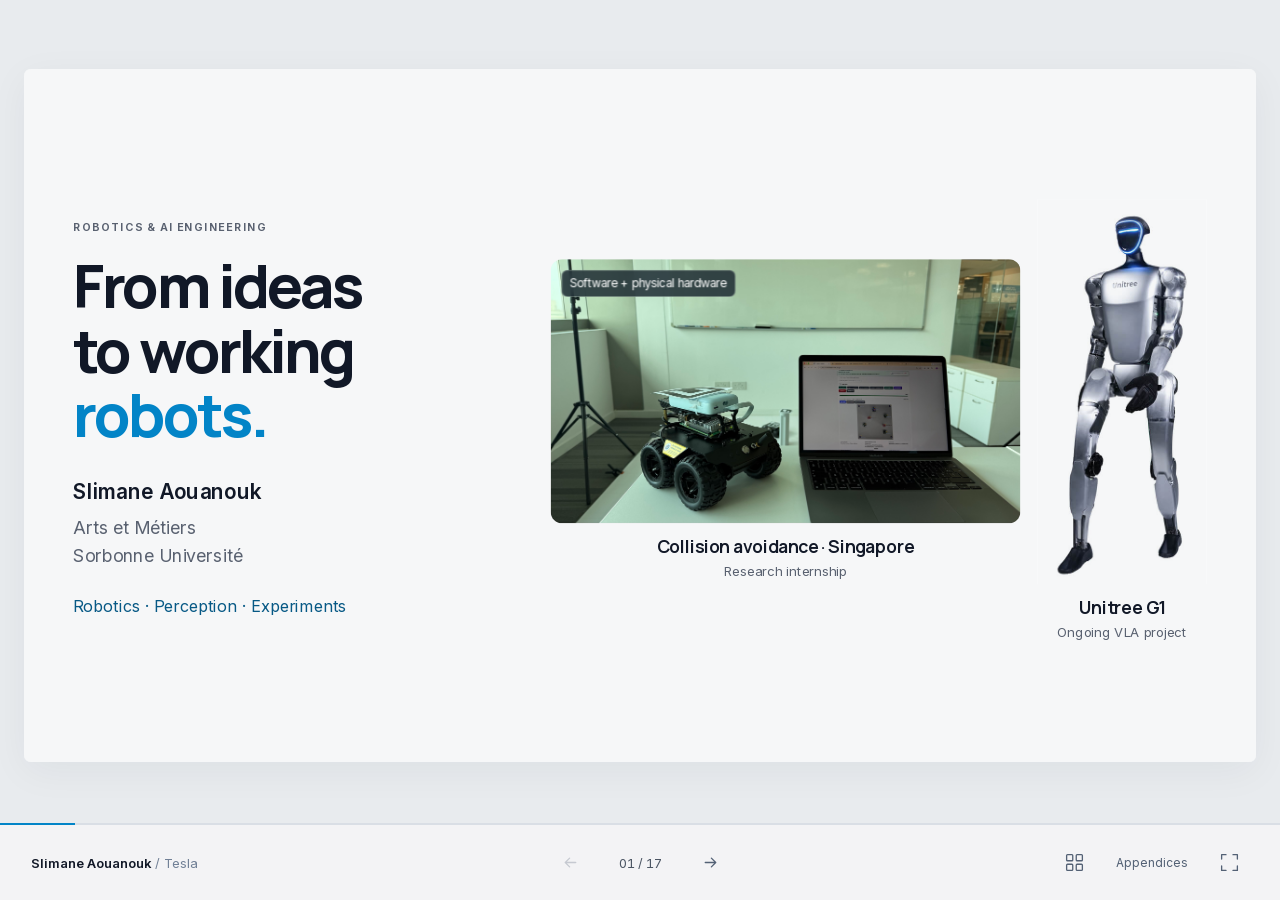
<file: Presentations/Tesla/index.html>
<!doctype html>
<html lang="en">
<head>
  <meta charset="utf-8">
  <meta name="viewport" content="width=device-width,initial-scale=1">
  <meta name="color-scheme" content="light">
  <meta name="description" content="Slimane Aouanouk — robotics, perception and experiments. Interview presentation — Tesla version, slides 1–17.">
  <title>Slimane Aouanouk · Tesla</title>
  <link rel="icon" href="../../assets/icons/favicon-32x32.png">
  <link rel="preload" href="assets/fonts/manrope-latin.woff2" as="font" type="font/woff2" crossorigin>
  <link rel="preload" href="assets/fonts/inter-latin.woff2" as="font" type="font/woff2" crossorigin>
  <link rel="stylesheet" href="styles.css">
  <script src="slides.js" defer></script>
</head>
<body>
  <main class="workspace" aria-label="Interview presentation">
    <div class="stage-shell"><div class="stage" id="stage"></div></div>
  </main>
  <nav class="controls" aria-label="Presentation controls">
    <a class="deck-name" href="#s01">Slimane Aouanouk <span> / Tesla</span></a>
    <div class="navigation">
      <button id="previous" class="icon-button" aria-label="Previous slide" title="Previous slide (←)"></button>
      <span id="counter" class="counter" aria-live="polite" aria-atomic="true">01 / 17</span>
      <button id="next" class="icon-button" aria-label="Next slide" title="Next slide (→ / Space)"></button>
    </div>
    <div class="utilities">
      <button id="overview" class="icon-button" aria-label="Slide overview" title="Slide overview (O)"></button>
      <button id="appendices" class="text-button" title="Appendices (A)">Appendices</button>
      <button id="fullscreen" class="icon-button" aria-label="Enter fullscreen" title="Fullscreen (F)"></button>
    </div>
    <div class="progress-track" aria-hidden="true"><div id="progress"></div></div>
  </nav>
  <dialog id="slide-menu" aria-labelledby="menu-title">
    <div class="menu-header"><div><p class="eyebrow" id="menu-kicker">Navigation</p><h2 id="menu-title">Slide overview</h2></div><button class="icon-button" id="close-menu" aria-label="Close menu" autofocus></button></div>
    <div id="menu-content"></div>
    <p class="menu-hint">← → Navigate <span>O Overview</span><span>A Appendices</span><span>F Fullscreen</span><span>Esc Close</span></p>
  </dialog>
  <noscript><p class="noscript">Enable JavaScript to open this presentation. Speaking notes are available in NOTES_ORALES.md.</p></noscript>
</body>
</html>
</file>
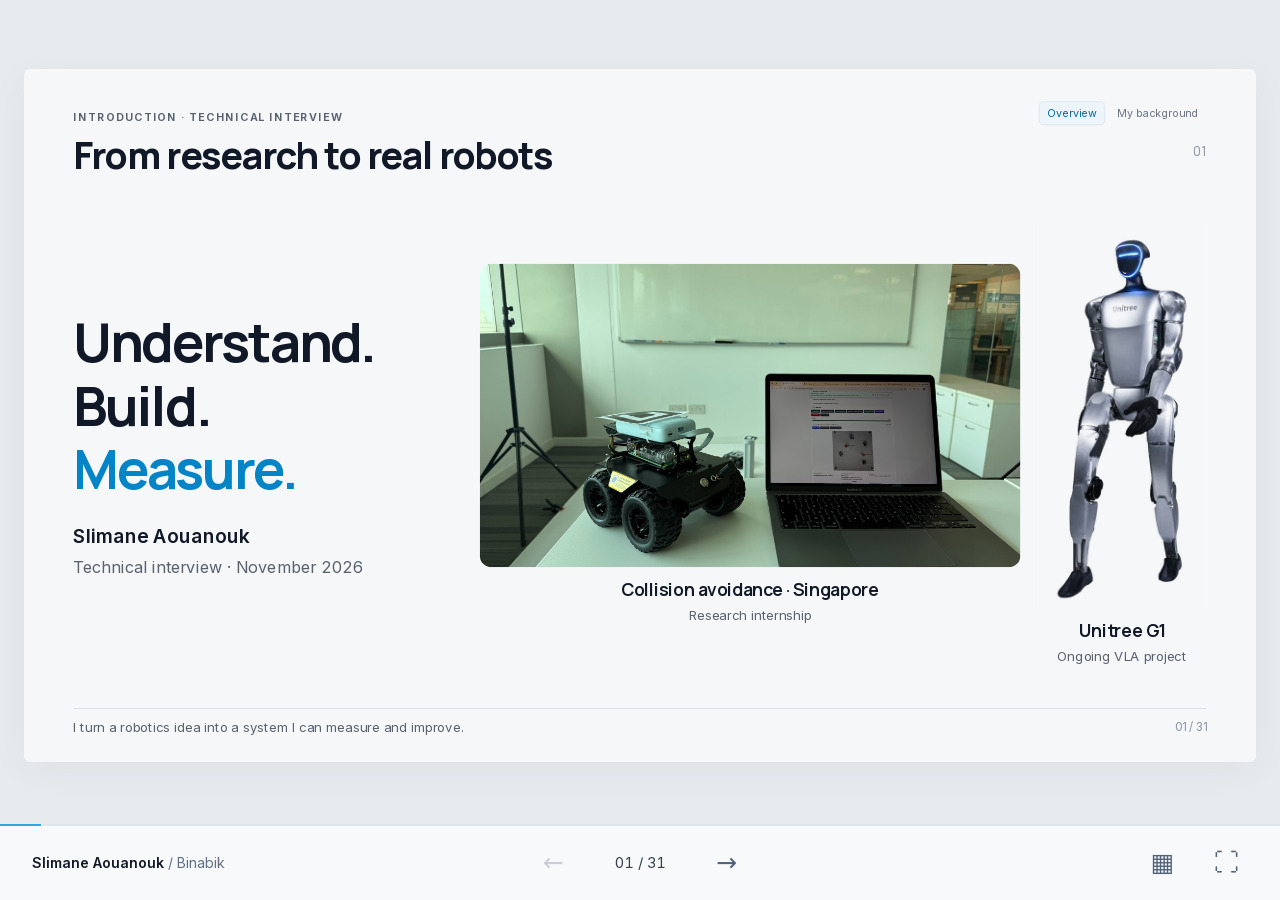
<file: Presentations/presentation_interview_Binabik/interview_2/index.html>
<!doctype html>
<html lang="en">
<head>
<meta charset="utf-8">
<meta name="viewport" content="width=device-width,initial-scale=1">
<meta name="color-scheme" content="light">
<meta name="description" content="Slimane Aouanouk · Binabik technical interview 2 · 20-minute main presentation">
<title>Slimane Aouanouk · Binabik · Interview 2</title>
<link rel="stylesheet" href="styles.css">
<script src="content.js" defer></script>
<script src="app.js" defer></script>
</head>
<body>
<main class="workspace" aria-label="Interview presentation"><div class="stage-shell"><div class="stage" id="stage"></div></div></main>
<nav class="controls" aria-label="Presentation controls">
<a class="deck-name" href="#s01">Slimane Aouanouk <span> / Binabik</span></a>
<div class="navigation"><button id="previous" class="icon-button" aria-label="Previous slide" title="Previous slide (← / Page Up)">←</button><span id="counter" class="counter" aria-live="polite" aria-atomic="true">01 / 31</span><button id="next" class="icon-button" aria-label="Next slide" title="Next slide (→ / Page Down / Space)">→</button></div>
<div class="utilities"><button id="overview" class="icon-button" aria-label="Slide overview" title="Slide overview (O)">▦</button><button id="fullscreen" class="icon-button" aria-label="Enter fullscreen" title="Fullscreen (F)">⛶</button></div>
<div class="progress-track" aria-hidden="true"><div id="progress"></div></div>
</nav>
<dialog id="slide-menu" aria-labelledby="menu-title"><div class="menu-header"><div><p class="eyebrow">31 main slides · 20:45 current target</p><h2 id="menu-title">Slide overview</h2></div><button id="close-menu" class="icon-button" aria-label="Close overview">×</button></div><div id="menu-content"></div><p class="menu-hint">← → Main slides <span>O Index</span><span>Esc Back to slide / close</span><span>F Fullscreen</span></p></dialog>
<noscript><p class="noscript">Enable JavaScript to open the presentation. The oral guide is in GUIDE_ORAL_INTERVIEW_2_BINABIK.md.</p></noscript>
</body>
</html>
</file>
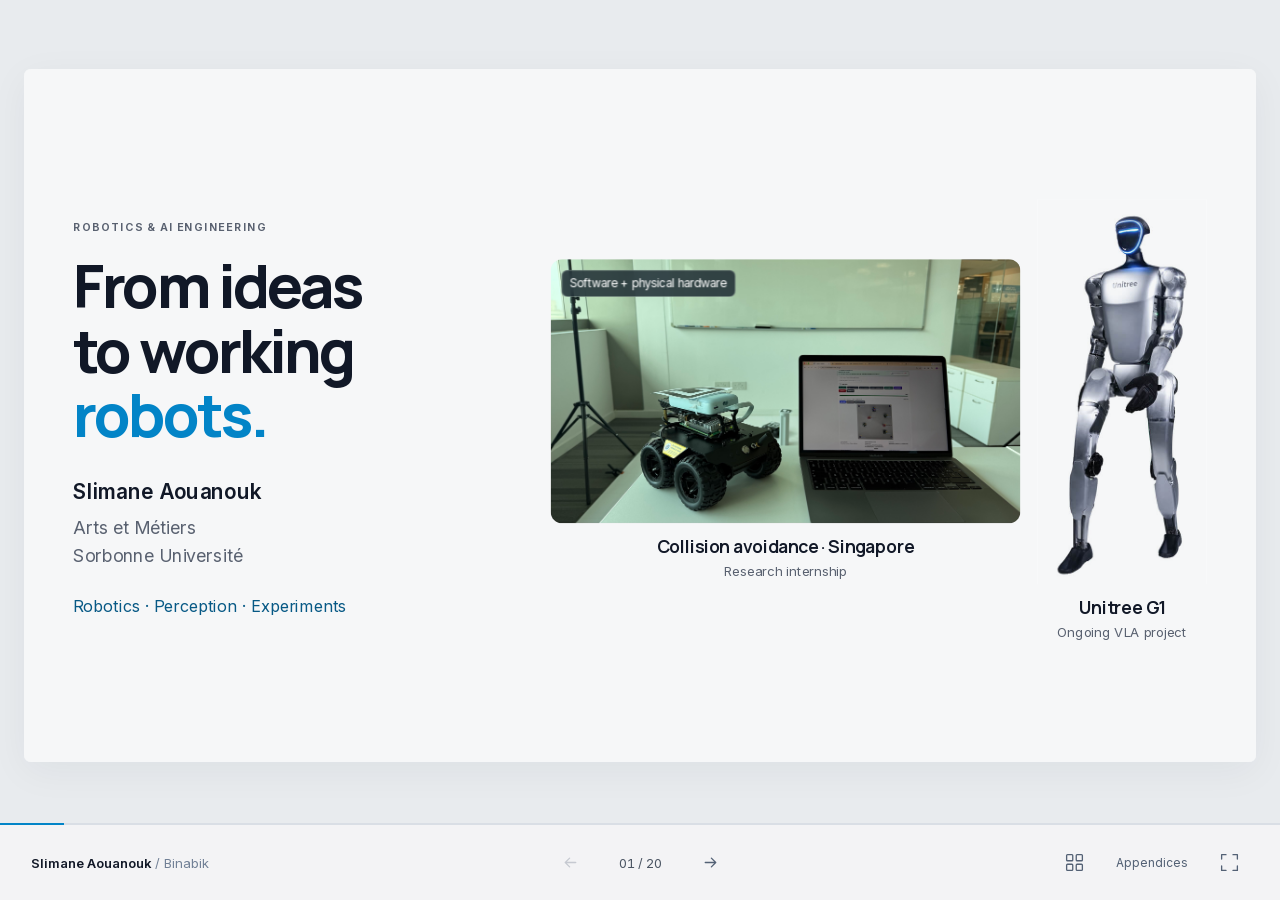
<file: Presentations/presentation_interview_Binabik/diaporama_v1/presentation_html/index.html>
<!doctype html>
<html lang="en">
<head>
  <meta charset="utf-8">
  <meta name="viewport" content="width=device-width,initial-scale=1">
  <meta name="color-scheme" content="light">
  <meta name="description" content="Slimane Aouanouk — robotics, perception and experiments. Interview presentation for Binabik AI.">
  <title>Slimane Aouanouk · Binabik</title>
  <link rel="icon" href="../../../../assets/icons/favicon-32x32.png">
  <link rel="preload" href="assets/fonts/manrope-latin.woff2" as="font" type="font/woff2" crossorigin>
  <link rel="preload" href="assets/fonts/inter-latin.woff2" as="font" type="font/woff2" crossorigin>
  <link rel="stylesheet" href="styles.css">
  <script src="slides.js" defer></script>
</head>
<body>
  <main class="workspace" aria-label="Interview presentation">
    <div class="stage-shell"><div class="stage" id="stage"></div></div>
  </main>
  <nav class="controls" aria-label="Presentation controls">
    <a class="deck-name" href="#s01">Slimane Aouanouk <span> / Binabik</span></a>
    <div class="navigation">
      <button id="previous" class="icon-button" aria-label="Previous slide" title="Previous slide (←)"></button>
      <span id="counter" class="counter" aria-live="polite" aria-atomic="true">01 / 20</span>
      <button id="next" class="icon-button" aria-label="Next slide" title="Next slide (→ / Space)"></button>
    </div>
    <div class="utilities">
      <button id="overview" class="icon-button" aria-label="Slide overview" title="Slide overview (O)"></button>
      <button id="appendices" class="text-button" title="Appendices (A)">Appendices</button>
      <button id="fullscreen" class="icon-button" aria-label="Enter fullscreen" title="Fullscreen (F)"></button>
    </div>
    <div class="progress-track" aria-hidden="true"><div id="progress"></div></div>
  </nav>
  <dialog id="slide-menu" aria-labelledby="menu-title">
    <div class="menu-header"><div><p class="eyebrow" id="menu-kicker">Navigation</p><h2 id="menu-title">Slide overview</h2></div><button class="icon-button" id="close-menu" aria-label="Close menu" autofocus></button></div>
    <div id="menu-content"></div>
    <p class="menu-hint">← → Navigate <span>O Overview</span><span>A Appendices</span><span>F Fullscreen</span><span>Esc Close</span></p>
  </dialog>
  <noscript><p class="noscript">Enable JavaScript to open this presentation. Speaking notes are available in NOTES_ORALES.md.</p></noscript>
</body>
</html>
</file>
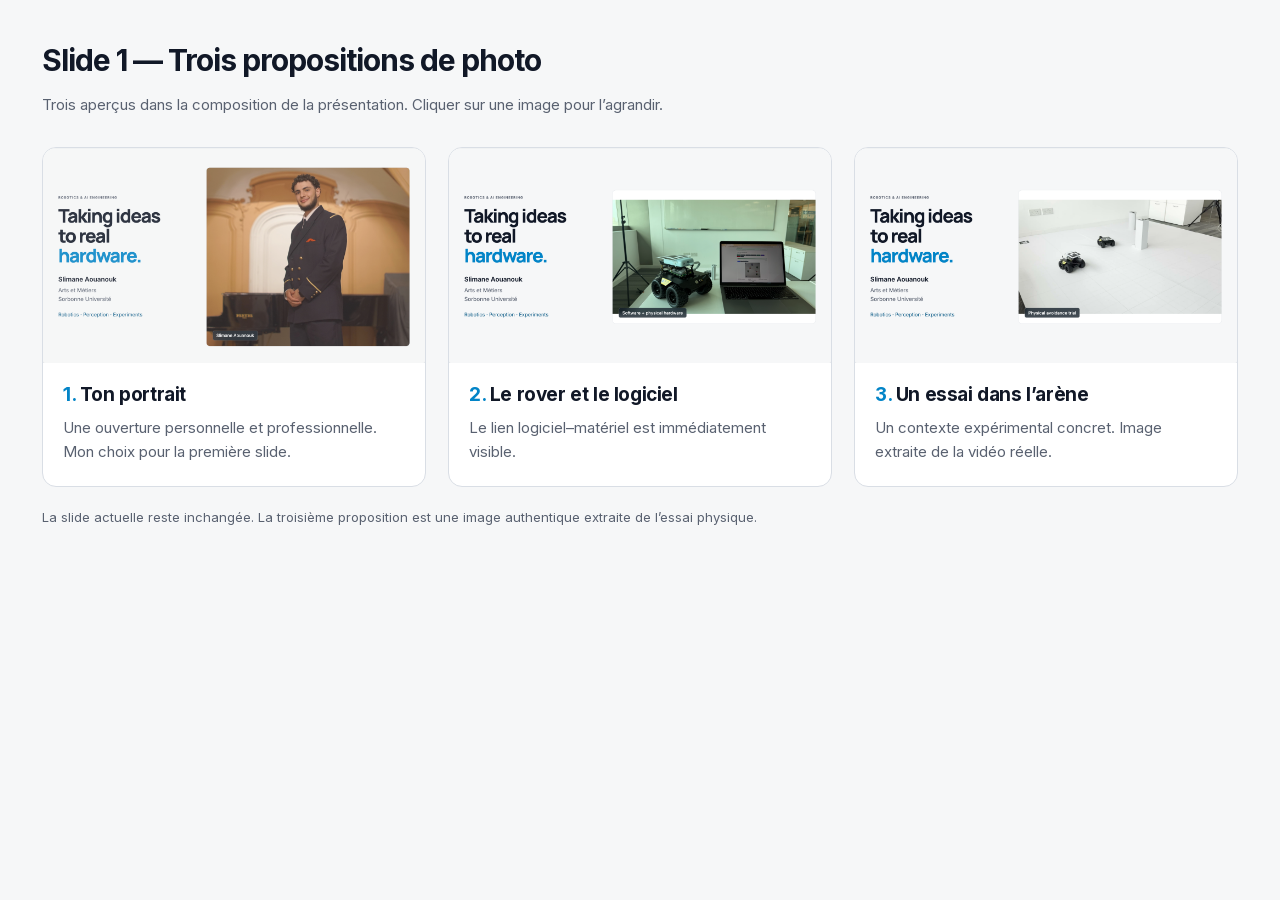
<file: Presentations/presentation_interview_Binabik/diaporama_v1/presentation_html/propositions_photo_slide_1/index.html>
<!doctype html><html lang="fr"><meta charset="utf-8"><meta name="viewport" content="width=device-width,initial-scale=1"><title>Slide 1 — Trois propositions de photo</title><style>@font-face{font-family:Inter;src:url('../assets/fonts/inter-latin.woff2')}*{box-sizing:border-box}body{margin:0;padding:42px;background:#f6f7f8;color:#111827;font-family:Inter,system-ui,sans-serif}main{max-width:1600px;margin:auto}h1{font-size:30px;letter-spacing:-1px;margin:0 0 12px}p{color:#596170;font-size:15px;line-height:1.6}section{display:grid;grid-template-columns:repeat(3,1fr);gap:22px;margin-top:30px}article{background:#fff;border:1px solid #d9dee5;border-radius:14px;overflow:hidden}article a{display:block}img{width:100%;display:block}h2{font-size:19px;letter-spacing:-.4px;margin:20px 20px 10px}article p{margin:0 20px 22px}strong{color:#0284c7}footer{margin-top:22px;font-size:13px;color:#596170}@media(max-width:800px){body{padding:22px}section{grid-template-columns:1fr}}</style><main><h1>Slide 1 — Trois propositions de photo</h1><p>Trois aperçus dans la composition de la présentation. Cliquer sur une image pour l’agrandir.</p><section><article><a href="option-1.png"><img src="option-1.png" alt="Option 1 : Ton portrait"></a><h2><strong>1.</strong> Ton portrait</h2><p>Une ouverture personnelle et professionnelle. Mon choix pour la première slide.</p></article><article><a href="option-2.png"><img src="option-2.png" alt="Option 2 : Le rover et le logiciel"></a><h2><strong>2.</strong> Le rover et le logiciel</h2><p>Le lien logiciel–matériel est immédiatement visible.</p></article><article><a href="option-3.png"><img src="option-3.png" alt="Option 3 : Un essai dans l’arène"></a><h2><strong>3.</strong> Un essai dans l’arène</h2><p>Un contexte expérimental concret. Image extraite de la vidéo réelle.</p></article></section><footer>La slide actuelle reste inchangée. La troisième proposition est une image authentique extraite de l’essai physique.</footer></main></html>
</file>
<file: assets/css/analytics-consent.css>
/* Isolated consent controls; no changes to the portfolio's existing styles. */
.analytics-consent[hidden], .analytics-consent button[hidden] { display: none !important; }
.analytics-consent, .analytics-privacy-settings {
  box-sizing: border-box;
  position: fixed;
  z-index: 2147483647;
  color: #f7f7f7;
  background: #171a20;
  border: 1px solid #737b89;
  border-radius: 10px;
  font: 14px/1.5 system-ui, sans-serif;
  text-align: left;
}
.analytics-consent {
  bottom: 62px;
  left: 16px;
  width: min(460px, calc(100vw - 32px));
  max-height: calc(100dvh - 90px);
  overflow: auto;
  padding: 20px;
  box-shadow: 0 6px 30px #0005;
}
#analytics-consent h2 { margin: 0 0 10px; font: 600 18px/1.4 system-ui, sans-serif; color: #f7f7f7; }
#analytics-consent p { margin: 0 0 14px; color: #f7f7f7; font: inherit; }
.analytics-consent a { color: #d5e5ff; text-decoration: underline; display: inline-block; margin-right: 16px; }
.analytics-consent-actions { display: flex; flex-wrap: wrap; gap: 10px; }
.analytics-consent button, .analytics-privacy-settings {
  min-height: 44px;
  padding: 10px 16px;
  border: 1px solid #737b89;
  border-radius: 6px;
  color: #f7f7f7;
  background: #252b35;
  font: 600 14px/1.5 system-ui, sans-serif;
  cursor: pointer;
}
.analytics-privacy-settings { left: 16px; bottom: 10px; }
.analytics-consent button:hover, .analytics-privacy-settings:hover { background: #394352; }
.analytics-consent :focus-visible, .analytics-privacy-settings:focus-visible { outline: 3px solid #9cc9ff; outline-offset: 3px; }

/* Let the existing language dialog finish before presenting consent controls. */
body.language-dialog-open .analytics-consent,
body.language-dialog-open .analytics-privacy-settings { display: none !important; }
</file>
<file: paco-showcase/styles.css>
@import url("https://fonts.googleapis.com/css2?family=DM+Mono:wght@400;500&family=Manrope:wght@400;500;600;700&family=Newsreader:ital,opsz,wght@1,6..72,400&display=swap");

:root {
  --ink: #101828;
  --ink-soft: #4b5565;
  --paper: #f2f0e9;
  --paper-deep: #e8e5dc;
  --white: #ffffff;
  --night: #101722;
  --night-soft: #182231;
  --blue: #526ff5;
  --blue-bright: #7c93ff;
  --blue-pale: #dfe5ff;
  --orange: #f08245;
  --green: #37a574;
  --amber: #d79028;
  --line: rgba(16, 24, 40, 0.14);
  --line-dark: rgba(255, 255, 255, 0.13);
  --radius: 24px;
  --radius-sm: 14px;
  --shadow: 0 30px 80px rgba(25, 34, 50, 0.12);
  --container: min(1280px, calc(100vw - 64px));
  --ease: cubic-bezier(0.22, 1, 0.36, 1);
  --safe-top: env(safe-area-inset-top, 0px);
  --safe-right: env(safe-area-inset-right, 0px);
  --safe-bottom: env(safe-area-inset-bottom, 0px);
  --safe-left: env(safe-area-inset-left, 0px);
}

* {
  box-sizing: border-box;
}

html {
  scroll-behavior: smooth;
  overflow-x: clip;
  /* Must clear the fixed header (85px at the current type scale) with room to breathe. */
  scroll-padding-top: 116px;
}

body {
  margin: 0;
  color: var(--ink);
  background: var(--paper);
  font-family: "Manrope", -apple-system, BlinkMacSystemFont, "Segoe UI", sans-serif;
  font-size: 17px;
  line-height: 1.65;
  -webkit-font-smoothing: antialiased;
  overflow-x: clip;
}

body.menu-open {
  height: 100dvh;
  overflow: hidden;
  overscroll-behavior: none;
}

body.language-dialog-open {
  height: 100dvh;
  overflow: hidden;
  overscroll-behavior: none;
}

img,
video,
svg {
  display: block;
  max-width: 100%;
}

button,
a {
  font: inherit;
}

a {
  color: inherit;
}

button {
  color: inherit;
}

::selection {
  color: var(--white);
  background: var(--blue);
}

.container {
  width: var(--container);
  margin-inline: auto;
}

.section {
  position: relative;
  padding: 160px 0;
}

.section-dark {
  color: var(--white);
  background: var(--night);
}

.section-tint {
  background: var(--paper-deep);
}

.skip-link {
  position: fixed;
  z-index: 999;
  top: 12px;
  left: 12px;
  padding: 10px 16px;
  transform: translateY(-150%);
  color: var(--white);
  border-radius: 8px;
  background: var(--night);
}

.skip-link:focus {
  transform: translateY(0);
}

.sr-only {
  position: absolute;
  width: 1px;
  height: 1px;
  padding: 0;
  margin: -1px;
  overflow: hidden;
  clip: rect(0, 0, 0, 0);
  white-space: nowrap;
  border: 0;
}

.site-header {
  position: fixed;
  z-index: 100;
  top: 0;
  left: 0;
  width: 100%;
  padding: 18px 0;
  transition: padding 350ms var(--ease), background 350ms ease, border-color 350ms ease;
  border-bottom: 1px solid transparent;
}

.site-header.is-scrolled {
  padding: 10px 0;
  border-color: rgba(16, 24, 40, 0.08);
  background: rgba(242, 240, 233, 0.88);
  backdrop-filter: blur(18px);
}

.nav-shell {
  display: grid;
  grid-template-columns: auto minmax(0, 1fr) auto;
  column-gap: 32px;
  align-items: center;
  width: var(--container);
  min-height: 48px;
  margin-inline: auto;
}

.header-left {
  display: inline-flex;
  gap: 28px;
  align-items: center;
  justify-self: start;
}

.header-partners {
  display: inline-flex;
  gap: 16px;
  align-items: center;
  margin-left: 4px;
  padding-left: 20px;
  border-left: 1px solid var(--line);
}

.header-partners img {
  display: block;
  width: 90px;
  height: 28px;
  object-fit: contain;
}

.header-partners a {
  display: inline-flex;
  border-radius: 4px;
  transition: opacity 180ms ease, transform 180ms var(--ease);
}

.header-partners a:hover,
.header-partners a:focus-visible {
  opacity: 0.76;
  transform: translateY(-1px);
}

.brand {
  display: inline-flex;
  gap: 11px;
  align-items: center;
  justify-self: start;
  color: var(--ink);
  font-size: 11px;
  font-weight: 700;
  line-height: 1.15;
  letter-spacing: 0.08em;
  text-decoration: none;
  text-transform: uppercase;
}

.brand-mark {
  width: 35px;
  height: 35px;
  color: var(--ink);
  fill: currentColor;
}

.primary-nav {
  display: flex;
  gap: clamp(28px, 2.5vw, 42px);
  align-items: center;
  justify-content: center;
  min-width: 0;
}

.primary-nav a {
  position: relative;
  white-space: nowrap;
  color: var(--ink-soft);
  font-size: 15px;
  font-weight: 600;
  text-decoration: none;
}

.primary-nav a::after {
  position: absolute;
  bottom: -6px;
  left: 0;
  width: 100%;
  height: 1px;
  content: "";
  transform: scaleX(0);
  transform-origin: right;
  transition: transform 250ms var(--ease);
  background: var(--blue);
}

.primary-nav a:hover::after,
.primary-nav a:focus-visible::after {
  transform: scaleX(1);
  transform-origin: left;
}

.header-tools {
  display: inline-flex;
  gap: 20px;
  align-items: center;
  justify-self: end;
  white-space: nowrap;
}

.language-switcher {
  display: inline-flex;
  gap: 5px;
  align-items: center;
  padding: 5px;
  color: var(--ink-soft);
  border: 1px solid var(--line);
  border-radius: 999px;
  background: rgba(255, 255, 255, 0.42);
  font-family: "DM Mono", monospace;
  font-size: 10px;
  letter-spacing: 0.05em;
}

.language-switcher button {
  padding: 6px 9px;
  border: 0;
  border-radius: 999px;
  background: transparent;
  cursor: pointer;
}

.language-switcher button.is-active {
  color: var(--white);
  background: var(--night);
}

.language-dialog {
  position: fixed;
  z-index: 1000;
  inset: 0;
  display: grid;
  place-items: center;
  min-height: 100dvh;
  padding:
    max(24px, var(--safe-top))
    max(24px, var(--safe-right))
    max(24px, var(--safe-bottom))
    max(24px, var(--safe-left));
  opacity: 1;
  visibility: visible;
  transition: opacity 280ms var(--ease), visibility 280ms;
  background: rgba(11, 17, 27, 0.58);
  backdrop-filter: blur(14px);
}

.language-dialog.is-hidden {
  visibility: hidden;
  opacity: 0;
  pointer-events: none;
}

.language-dialog-card {
  width: min(100%, 510px);
  padding: clamp(30px, 6vw, 52px);
  color: var(--white);
  border: 1px solid rgba(255, 255, 255, 0.17);
  border-radius: var(--radius);
  background:
    radial-gradient(circle at 100% 0%, rgba(124, 147, 255, 0.25), transparent 38%),
    var(--night);
  box-shadow: 0 32px 100px rgba(0, 0, 0, 0.32);
}

.language-dialog-kicker {
  color: var(--blue-bright);
  font-family: "DM Mono", monospace;
  font-size: 11px;
  letter-spacing: 0.12em;
}

.language-dialog h2 {
  max-width: 360px;
  margin: 18px 0 10px;
  font-size: clamp(35px, 7vw, 52px);
  font-weight: 500;
  line-height: 1;
  letter-spacing: -0.055em;
}

.language-dialog p {
  margin: 0;
  color: rgba(255, 255, 255, 0.58);
  font-size: 15px;
}

.language-dialog-actions {
  display: grid;
  gap: 10px;
  margin-top: 32px;
}

.language-choice {
  display: flex;
  align-items: center;
  justify-content: space-between;
  width: 100%;
  padding: 18px 20px;
  color: var(--white);
  border: 1px solid rgba(255, 255, 255, 0.18);
  border-radius: 12px;
  background: rgba(255, 255, 255, 0.04);
  cursor: pointer;
  font-size: 16px;
  font-weight: 600;
  text-align: left;
  transition: transform 220ms var(--ease), color 220ms ease, border-color 220ms ease, background 220ms ease;
}

.language-choice:hover,
.language-choice:focus-visible,
.language-choice.is-active {
  border-color: var(--blue-bright);
  background: rgba(124, 147, 255, 0.16);
  transform: translateY(-2px);
}

.language-choice small {
  color: rgba(255, 255, 255, 0.5);
  font-family: "DM Mono", monospace;
  font-size: 10px;
  font-weight: 400;
  letter-spacing: 0.06em;
  text-transform: uppercase;
}

.menu-button {
  display: none;
}

.hero {
  position: relative;
  min-height: 100svh;
  padding: 154px 0 48px;
  overflow: hidden;
  background:
    radial-gradient(circle at 73% 30%, rgba(82, 111, 245, 0.10), transparent 34%),
    linear-gradient(180deg, #f5f3ec 0%, var(--paper) 100%);
}

.hero-orbit {
  position: absolute;
  pointer-events: none;
  border: 1px solid rgba(82, 111, 245, 0.12);
  border-radius: 50%;
}

.hero-orbit-one {
  top: -16vw;
  right: -14vw;
  width: 60vw;
  height: 60vw;
}

.hero-orbit-two {
  top: 12vw;
  right: 2vw;
  width: 34vw;
  height: 34vw;
}

.hero-grid {
  position: relative;
  z-index: 1;
  display: grid;
  grid-template-columns: minmax(0, 1fr) minmax(520px, 1fr);
  gap: clamp(54px, 7vw, 112px);
  align-items: center;
}

.eyebrow {
  margin: 0 0 24px;
  color: var(--ink-soft);
  font-family: "DM Mono", monospace;
  font-size: 12px;
  line-height: 1.4;
  letter-spacing: 0.1em;
  text-transform: uppercase;
}

.eyebrow span {
  color: var(--blue);
}

.hero h1,
.section h2,
.site-footer h2 {
  margin: 0;
  font-size: clamp(48px, 5.9vw, 92px);
  font-weight: 500;
  line-height: 0.96;
  letter-spacing: -0.065em;
}

.hero h1 {
  font-size: clamp(50px, 5.1vw, 72px);
}

.hero h1 em,
.section h2 em {
  color: var(--blue);
  font-family: "Newsreader", Georgia, serif;
  font-weight: 400;
}

.hero-lede {
  max-width: 640px;
  margin: 34px 0 0;
  color: var(--ink-soft);
  font-size: clamp(18px, 1.5vw, 22px);
  line-height: 1.65;
}

.hero-actions {
  display: flex;
  gap: 28px;
  align-items: center;
  margin-top: 38px;
}

.button {
  display: inline-flex;
  gap: 30px;
  align-items: center;
  justify-content: center;
  min-height: 58px;
  padding: 0 28px;
  border-radius: 999px;
  font-size: 15px;
  font-weight: 700;
  text-decoration: none;
}

.button-primary {
  color: var(--white);
  background: var(--night);
  box-shadow: 0 12px 30px rgba(16, 23, 34, 0.18);
  transition: transform 250ms var(--ease), background 250ms ease;
}

.button-primary:hover,
.button-primary:focus-visible {
  transform: translateY(-3px);
  background: var(--blue);
}

.button-results {
  position: relative;
  gap: 16px;
  overflow: hidden;
  padding-right: 15px;
  color: var(--white);
  background: linear-gradient(135deg, #405bd8 0%, #4863e6 100%);
  box-shadow:
    0 14px 32px rgba(82, 111, 245, 0.28),
    inset 0 1px 0 rgba(255, 255, 255, 0.22);
  transition:
    transform 250ms var(--ease),
    box-shadow 250ms ease;
}

.button-results::before {
  position: absolute;
  inset: 0;
  content: "";
  transform: translateX(-120%);
  transition: transform 500ms var(--ease);
  background: linear-gradient(
    110deg,
    transparent 22%,
    rgba(255, 255, 255, 0.22) 48%,
    transparent 74%
  );
}

.button-results span {
  position: relative;
  z-index: 1;
  display: grid;
  width: 32px;
  height: 32px;
  place-items: center;
  border: 1px solid rgba(255, 255, 255, 0.3);
  border-radius: 50%;
  background: rgba(255, 255, 255, 0.14);
  transition: transform 250ms var(--ease), background 250ms ease;
}

.button-results:hover,
.button-results:focus-visible {
  transform: translateY(-3px);
  box-shadow:
    0 18px 38px rgba(82, 111, 245, 0.38),
    inset 0 1px 0 rgba(255, 255, 255, 0.26);
}

.button-results:hover::before,
.button-results:focus-visible::before {
  transform: translateX(120%);
}

.button-results:hover span,
.button-results:focus-visible span {
  transform: translate(2px, -2px);
  background: rgba(255, 255, 255, 0.22);
}

.button-results:focus-visible {
  outline: 3px solid rgba(82, 111, 245, 0.34);
  outline-offset: 4px;
}

.text-link {
  font-size: 15px;
  font-weight: 700;
  text-underline-offset: 5px;
}

.text-link span {
  display: inline-block;
  margin-left: 5px;
  transition: transform 250ms var(--ease);
}

.text-link:hover span {
  transform: translate(3px, -3px);
}

.hero-context {
  display: flex;
  gap: 13px;
  align-items: center;
  margin-top: 50px;
  color: #667080;
  font-size: 12px;
  font-weight: 700;
  letter-spacing: 0.08em;
  text-transform: uppercase;
}

.hero-context i {
  width: 3px;
  height: 3px;
  border-radius: 50%;
  background: var(--blue);
}

.hero-media {
  position: relative;
  aspect-ratio: 16 / 9;
  margin: 0;
  overflow: hidden;
  border-radius: 34px;
  background: var(--night);
  box-shadow: var(--shadow);
}

.hero-media video {
  width: 100%;
  height: 100%;
  object-fit: cover;
}

.media-shade {
  position: absolute;
  inset: 0;
  pointer-events: none;
  background: linear-gradient(180deg, transparent 54%, rgba(9, 15, 24, 0.72) 100%);
}

.media-caption {
  position: absolute;
  z-index: 2;
  right: 24px;
  bottom: 24px;
  left: 24px;
  display: flex;
  gap: 12px;
  align-items: center;
  justify-content: space-between;
  color: rgba(255, 255, 255, 0.74);
  font-size: 12px;
  letter-spacing: 0.03em;
}

.evidence-label,
.sim-label {
  display: inline-flex;
  align-items: center;
  width: max-content;
  padding: 6px 11px;
  border-radius: 999px;
  font-family: "DM Mono", monospace;
  font-size: 10px;
  font-weight: 500;
  letter-spacing: 0.08em;
  text-transform: uppercase;
  white-space: nowrap;
}

.evidence-label {
  color: #082617;
  background: #9de2bb;
}

.sim-label {
  color: #1c2f8f;
  background: #dce3ff;
}

.metrics-strip {
  position: relative;
  z-index: 2;
  display: grid;
  grid-template-columns: repeat(4, 1fr);
  margin-top: 54px;
  border-top: 1px solid var(--line);
  border-bottom: 1px solid var(--line);
}

.metrics-strip article {
  padding: 28px 28px 24px;
  border-left: 1px solid var(--line);
}

.metrics-strip article:first-child {
  padding-left: 0;
  border-left: 0;
}

.metrics-strip strong {
  display: block;
  font-size: clamp(30px, 3vw, 48px);
  font-weight: 500;
  line-height: 1;
  letter-spacing: -0.05em;
}

.metrics-strip strong small {
  margin-left: 3px;
  color: var(--blue);
  font-size: 0.44em;
  letter-spacing: -0.03em;
}

.metrics-strip p {
  margin: 14px 0 2px;
  font-size: 15px;
  font-weight: 700;
}

.metrics-strip article > span {
  color: #7d8490;
  font-size: 12px;
}

.calibration-stats {
  margin-top: 0;
  margin-bottom: 64px;
}

.section-index {
  display: flex;
  gap: 18px;
  align-items: center;
  color: var(--ink-soft);
  font-family: "DM Mono", monospace;
  font-size: 16px;
  font-weight: 600;
  line-height: 1.35;
  letter-spacing: 0.08em;
  text-transform: uppercase;
}

.section-index span {
  display: block;
  width: 52px;
  height: 2px;
  background: var(--blue);
}

.section-index-light {
  color: rgba(255, 255, 255, 0.56);
}

.intro-grid {
  display: grid;
  grid-template-columns: 0.36fr 1.5fr 0.64fr;
  gap: 54px;
  align-items: start;
}

.intro-statement h2 {
  max-width: 820px;
  font-size: clamp(45px, 5.5vw, 76px);
  line-height: 1.03;
}

.intro-aside {
  padding-top: 80px;
  color: var(--ink-soft);
  font-size: 17px;
  line-height: 1.65;
}

.intro-aside p {
  margin: 0 0 24px;
}

.section-head {
  display: grid;
  grid-template-columns: minmax(0, 1fr) 380px;
  gap: 80px;
  align-items: end;
  margin-bottom: 84px;
}

.section-head h2 {
  margin-top: 24px;
  font-size: clamp(46px, 5.8vw, 78px);
}

.section-head > p {
  margin: 0 0 6px;
  color: var(--ink-soft);
  font-size: 18px;
  line-height: 1.6;
}

.section-dark .section-head > p {
  color: rgba(255, 255, 255, 0.6);
}

.method {
  background: #f7f5ef;
}

.phase-grid {
  position: relative;
  display: grid;
  grid-template-columns: 1fr 1fr;
  gap: 24px;
  align-items: stretch;
}

.phase-grid::before {
  position: absolute;
  z-index: 3;
  top: 31px;
  left: 50%;
  display: grid;
  width: 34px;
  height: 34px;
  content: "→";
  transform: translateX(-50%);
  place-items: center;
  color: var(--blue);
  border: 1px solid rgba(82, 107, 255, 0.22);
  border-radius: 50%;
  background: #f7f5ef;
  font-size: 18px;
}

.phase-card {
  position: relative;
  min-width: 0;
  padding: clamp(28px, 3vw, 40px);
  overflow: hidden;
  border: 1px solid var(--line);
  border-radius: var(--radius);
  background: #eef1f6;
}

.phase-card::after {
  position: absolute;
  top: -140px;
  right: -140px;
  width: 300px;
  height: 300px;
  content: "";
  opacity: 0.42;
  border-radius: 50%;
  background: radial-gradient(circle, var(--blue-pale), transparent 68%);
}

.phase-newton::after {
  background: radial-gradient(circle, #ffe6d7, transparent 68%);
}

.phase-newton {
  background: #f4eee8;
}

.phase-number {
  display: inline-flex;
  min-width: 46px;
  height: 30px;
  margin-bottom: 30px;
  align-items: center;
  justify-content: center;
  color: var(--blue);
  border: 1px solid rgba(82, 107, 255, 0.28);
  border-radius: 999px;
  background: rgba(255, 255, 255, 0.54);
  font-family: "DM Mono", monospace;
  font-size: 11px;
  font-weight: 700;
  letter-spacing: 0.08em;
}

.phase-newton .phase-number {
  margin-bottom: 24px;
  color: #b45b2c;
  border-color: rgba(180, 91, 44, 0.28);
  background: rgba(255, 255, 255, 0.48);
}

.phase-newton h3 {
  font-size: clamp(28px, 2.8vw, 36px);
  line-height: 1.05;
}

.phase-newton .phase-lede {
  font-size: 15px;
  line-height: 1.5;
}

.phase-newton .phase-diagram {
  margin-top: 22px;
  margin-bottom: 18px;
}

.phase-newton .phase-points li {
  padding: 10px 0;
  font-size: 13px;
  line-height: 1.45;
}

.phase-card .eyebrow {
  margin-bottom: 12px;
}

.phase-card h3 {
  margin: 0;
  font-size: clamp(30px, 3.2vw, 46px);
  font-weight: 500;
  letter-spacing: -0.04em;
}

.phase-lede {
  max-width: 500px;
  margin: 16px 0 0;
  color: var(--ink-soft);
  font-size: 16px;
  line-height: 1.6;
}

.phase-diagram {
  position: relative;
  aspect-ratio: 2.3;
  margin: 28px 0 20px;
  overflow: hidden;
  border-radius: 14px;
  background:
    linear-gradient(rgba(16, 24, 40, 0.05) 1px, transparent 1px),
    linear-gradient(90deg, rgba(16, 24, 40, 0.05) 1px, transparent 1px),
    #f5f6f7;
  background-size: 32px 32px;
}

.phase-diagram svg {
  position: absolute;
  inset: 10%;
  width: 80%;
  height: 80%;
}

.phase-diagram path {
  fill: none;
  stroke-linecap: round;
}

.phase-capture {
  aspect-ratio: 1 / 1;
  border: 1px solid var(--line);
  background: rgba(255, 255, 255, 0.72);
}

.phase-capture img {
  display: block;
  width: 100%;
  height: 100%;
  object-fit: contain;
}

.candidate {
  opacity: 0.45;
  stroke: #9aa3b0;
  stroke-width: 2;
  stroke-dasharray: 6 7;
}

.nominal {
  stroke: var(--blue);
  stroke-width: 4;
}

.nominal-muted {
  opacity: 0.22;
  stroke: #8590a0;
  stroke-dasharray: 7 6;
}

.corrected {
  stroke: var(--orange);
  stroke-width: 4;
}

.phase-start,
.phase-goal,
.phase-block,
.mobile-agent {
  position: absolute;
  z-index: 2;
}

.phase-start,
.phase-goal {
  width: 10px;
  height: 10px;
  border-radius: 50%;
}

.phase-start { bottom: 16%; left: 8%; background: var(--blue); }
.phase-goal { top: 15%; right: 7%; background: var(--orange); }
.phase-block { top: 41%; left: 50%; width: 44px; height: 44px; transform: rotate(8deg); border: 8px solid rgba(240, 130, 69, 0.28); border-radius: 8px; background: rgba(240, 130, 69, 0.16); }
.mobile-agent { top: 37%; left: 47%; width: 42px; height: 42px; border: 1px dashed var(--orange); border-radius: 50%; background: rgba(240, 130, 69, 0.22); box-shadow: 0 0 0 23px rgba(240, 130, 69, 0.06); }

.phase-points {
  padding: 0;
  margin: 0;
  list-style: none;
  border-top: 1px solid var(--line);
}

.phase-points li {
  display: grid;
  grid-template-columns: 84px 1fr;
  gap: 14px;
  padding: 14px 0;
  color: var(--ink-soft);
  border-bottom: 1px solid var(--line);
  font-size: 14px;
}

.phase-points span {
  color: var(--ink);
  font-family: "DM Mono", monospace;
  font-size: 11px;
  letter-spacing: 0.05em;
  text-transform: uppercase;
}

.naming-note {
  display: grid;
  grid-template-columns: 190px 1fr;
  gap: 30px;
  align-items: start;
  margin-top: 24px;
  padding: 24px 30px;
  color: var(--ink);
  border: 1px solid rgba(82, 107, 255, 0.14);
  border-radius: var(--radius-sm);
  background: #e9edf4;
}

.naming-note > span {
  color: var(--blue);
  font-family: "DM Mono", monospace;
  font-size: 11px;
  letter-spacing: 0.08em;
  text-transform: uppercase;
}

.naming-note p {
  margin: 0;
  color: var(--ink-soft);
  font-size: 15px;
  line-height: 1.6;
}

.naming-note strong {
  color: var(--ink);
}

.technical-disclosure {
  margin-top: 24px;
  border: 1px solid var(--line);
  border-radius: var(--radius);
  background: rgba(255, 255, 255, 0.5);
}

.technical-disclosure summary {
  display: flex;
  align-items: center;
  justify-content: space-between;
  padding: 30px 34px;
  list-style: none;
  cursor: pointer;
}

.technical-disclosure summary::-webkit-details-marker {
  display: none;
}

.technical-disclosure summary span {
  font-size: 16px;
  font-weight: 700;
}

.technical-disclosure summary small {
  display: block;
  margin-bottom: 3px;
  color: var(--blue);
  font-family: "DM Mono", monospace;
  font-size: 10px;
  letter-spacing: 0.08em;
  text-transform: uppercase;
}

.technical-disclosure summary i {
  position: relative;
  width: 38px;
  height: 38px;
  border: 1px solid var(--line);
  border-radius: 50%;
}

.technical-disclosure summary i::before,
.technical-disclosure summary i::after {
  position: absolute;
  top: 50%;
  left: 50%;
  width: 12px;
  height: 1px;
  content: "";
  transition: transform 300ms var(--ease);
  background: var(--ink);
}

.technical-disclosure summary i::before { transform: translate(-50%, -50%); }
.technical-disclosure summary i::after { transform: translate(-50%, -50%) rotate(90deg); }
.technical-disclosure[open] summary i::after { transform: translate(-50%, -50%) rotate(0); }

.equation-grid {
  display: grid;
  grid-template-columns: repeat(3, 1fr);
  gap: 1px;
  border-top: 1px solid var(--line);
  background: var(--line);
}

.equation-card {
  min-width: 0;
  padding: 40px 36px;
  background: #faf9f6;
}

.equation-card > span {
  color: var(--blue);
  font-family: "DM Mono", monospace;
  font-size: 11px;
  letter-spacing: 0.07em;
  text-transform: uppercase;
}

.equation-card h3 {
  margin: 10px 0 28px;
  font-size: 21px;
  font-weight: 600;
}

.equation {
  min-height: 94px;
  overflow-x: auto;
  font-family: Georgia, serif;
  font-size: clamp(20px, 2vw, 29px);
  line-height: 1.6;
  white-space: nowrap;
}

.equation small {
  font-size: 0.65em;
}

.math-frac {
  display: inline-grid;
  grid-template-rows: auto auto;
  align-items: center;
  min-width: 1.1em;
  margin-inline: 0.08em;
  vertical-align: middle;
  line-height: 1.05;
  text-align: center;
}

.math-frac > span:first-child {
  padding: 0 0.14em 0.08em;
  border-bottom: 1px solid currentColor;
}

.math-frac > span:last-child {
  padding: 0.08em 0.14em 0;
}

.math-overdot {
  position: relative;
  display: inline-block;
  min-width: 0.58em;
  padding-top: 0.12em;
  line-height: 1;
  text-align: center;
}

.math-overdot::before {
  position: absolute;
  top: -0.42em;
  left: 50%;
  content: "•";
  transform: translateX(-50%);
  font-size: 0.42em;
  line-height: 1;
}

.math-overdot-double::before {
  content: "••";
  letter-spacing: 0.08em;
  transform: translateX(-50%);
}

.equation-card p {
  margin: 24px 0 0;
  color: var(--ink-soft);
  font-size: 14px;
  line-height: 1.6;
}

.assumption-row {
  display: flex;
  flex-wrap: wrap;
  gap: 9px;
  padding: 24px 32px 32px;
  border-top: 1px solid var(--line);
}

.assumption-row span {
  padding: 8px 13px;
  color: var(--ink-soft);
  border: 1px solid var(--line);
  border-radius: 999px;
  font-size: 11px;
}

.solver-table {
  overflow: hidden;
  border: 1px solid var(--line);
  border-radius: var(--radius);
  background: rgba(255, 255, 255, 0.5);
}

.solver-row {
  display: grid;
  grid-template-columns: 1.05fr 1.25fr 1fr 1.1fr;
  gap: 24px;
  align-items: center;
  padding: 26px 30px;
  border-top: 1px solid var(--line);
}

.solver-row:first-child {
  border-top: 0;
}

.solver-head {
  color: var(--ink);
  font-family: "DM Mono", monospace;
  font-size: 13px;
  font-weight: 600;
  line-height: 1.4;
  letter-spacing: 0.06em;
  text-transform: uppercase;
  background: rgba(255, 255, 255, 0.5);
}

.solver-row:not(.solver-head) {
  color: var(--ink-soft);
  font-size: 14px;
}

.solver-row strong {
  display: flex;
  gap: 10px;
  align-items: center;
  color: var(--ink);
  font-size: 15px;
}

.solver-row b {
  color: var(--ink);
}

.solver-dot {
  width: 8px;
  height: 8px;
  border-radius: 50%;
}

.dot-blue { background: var(--blue); }
.dot-orange { background: var(--orange); }
.dot-gray { background: #8993a0; }
.dot-purple { background: #8b5aa8; }

.validation-status-grid {
  display: grid;
  grid-template-columns: repeat(4, 1fr);
  gap: 14px;
  margin-bottom: 70px;
}

.validation-status {
  display: flex;
  gap: 18px;
  min-width: 0;
  padding: 28px;
  border: 1px solid var(--line);
  border-radius: var(--radius-sm);
  background: rgba(255, 255, 255, 0.46);
}

.status-icon {
  display: grid;
  flex: 0 0 32px;
  width: 32px;
  height: 32px;
  place-items: center;
  border-radius: 50%;
  font-family: "DM Mono", monospace;
  font-size: 10px;
}

.status-complete .status-icon { color: #075b36; background: #ccebdc; }
.status-sim .status-icon { color: #254ac8; background: #dce3ff; }
.status-partial .status-icon { color: #7b4b00; background: #f7e1b9; }

.validation-status small {
  color: var(--ink-soft);
  font-family: "DM Mono", monospace;
  font-size: 10px;
  letter-spacing: 0.06em;
  text-transform: uppercase;
}

.validation-status h3 {
  margin: 8px 0 8px;
  font-size: 17px;
  line-height: 1.3;
}

.validation-status p {
  margin: 0;
  color: var(--ink-soft);
  font-size: 13px;
  line-height: 1.55;
}

.evidence-boundary {
  margin: -22px 0 82px;
  padding: clamp(30px, 4vw, 54px);
  overflow: hidden;
  color: var(--ink);
  border: 1px solid rgba(82, 111, 245, 0.14);
  border-radius: var(--radius);
  background:
    radial-gradient(circle at 92% 4%, rgba(240, 130, 69, 0.1), transparent 30%),
    linear-gradient(135deg, #e7eaf4 0%, #ece9e1 100%);
  box-shadow: 0 24px 60px rgba(16, 24, 40, 0.08);
}

.boundary-heading {
  padding-bottom: 32px;
  border-bottom: 1px solid var(--line);
}

.boundary-heading h3 {
  max-width: 900px;
  margin: 0;
  font-size: clamp(34px, 4vw, 58px);
  font-weight: 500;
  line-height: 1.05;
  letter-spacing: -0.05em;
}

.boundary-cards {
  display: grid;
  grid-template-columns: 1fr 1fr;
  gap: 1px;
  margin-top: 32px;
  overflow: hidden;
  border: 1px solid var(--line);
  border-radius: var(--radius-sm);
  background: var(--line);
}

.boundary-cards article { padding: clamp(24px, 3vw, 38px); background: rgba(255, 255, 255, 0.66); }
.boundary-cards .boundary-warning { background: #f5e7d7; }

.boundary-cards span,
.draft-notice span {
  display: block;
  color: var(--blue);
  font-family: "DM Mono", monospace;
  font-size: 10px;
  letter-spacing: 0.07em;
  text-transform: uppercase;
}

.boundary-warning span { color: #a85a25; }
.boundary-cards strong { display: block; margin-top: 12px; font-size: clamp(22px, 2vw, 30px); }
.boundary-cards p { margin: 12px 0 0; color: var(--ink-soft); font-size: 14px; line-height: 1.65; }

.boundary-definition {
  margin: 24px 0 0;
  color: var(--ink-soft);
  font-size: 13px;
  line-height: 1.65;
}

.boundary-definition strong { color: var(--ink); }

.evidence-feature {
  display: grid;
  grid-template-columns: 0.75fr 1.25fr;
  gap: clamp(48px, 7vw, 100px);
  align-items: center;
}

.evidence-copy h3 {
  max-width: 540px;
  margin: 0;
  font-size: clamp(34px, 4.2vw, 55px);
  font-weight: 500;
  line-height: 1.1;
  letter-spacing: -0.05em;
}

.evidence-copy > p:not(.eyebrow) {
  max-width: 520px;
  color: var(--ink-soft);
  font-size: 17px;
  line-height: 1.6;
}

.validation .evidence-feature .evidence-copy > p:not(.eyebrow):not(.trial-tabs-hint) {
  font-size: 19px;
  line-height: 1.65;
}

.evidence-stats {
  display: grid;
  grid-template-columns: repeat(3, 1fr);
  gap: 20px;
  margin: 36px 0;
  padding: 28px 0;
  border-top: 1px solid var(--line);
  border-bottom: 1px solid var(--line);
}

.evidence-stats dt {
  color: var(--blue);
  font-size: 26px;
  font-weight: 600;
  letter-spacing: -0.03em;
}

.evidence-stats dd {
  margin: 4px 0 0;
  color: var(--ink-soft);
  font-size: 11px;
  line-height: 1.45;
}

.calibration-feature .evidence-stats {
  gap: 24px;
  padding: 32px 0;
}

.calibration-feature .evidence-stats dt {
  font-size: 34px;
  font-weight: 650;
  line-height: 1;
}

.calibration-feature .evidence-stats dd {
  margin-top: 9px;
  font-size: 14px;
  line-height: 1.5;
}

.validation .evidence-stats {
  gap: 24px;
  padding: 32px 0;
}

.validation .evidence-stats dt {
  font-size: 34px;
  font-weight: 650;
  line-height: 1;
}

.validation .evidence-stats dd {
  margin-top: 9px;
  font-size: 14px;
  line-height: 1.5;
}

.evidence-copy > .trial-tabs-hint {
  display: flex;
  gap: 8px;
  align-items: center;
  margin: 0 0 12px;
  color: var(--ink);
  font-size: 13px;
  font-weight: 650;
}

.evidence-copy > .trial-tabs-hint span {
  color: var(--blue);
  font-size: 18px;
}

.trial-tabs {
  display: flex;
  flex-wrap: wrap;
  gap: 8px;
}

.trial-tabs button {
  padding: 12px 16px;
  color: var(--ink);
  border: 1px solid rgba(16, 24, 40, 0.2);
  border-radius: 999px;
  background: rgba(255, 255, 255, 0.62);
  cursor: pointer;
  font-size: 13px;
  font-weight: 600;
  box-shadow: 0 3px 10px rgba(16, 24, 40, 0.04);
  transition: color 200ms ease, background 200ms ease, border-color 200ms ease, transform 200ms var(--ease), box-shadow 200ms ease;
}

.trial-tabs button:hover,
.trial-tabs button:focus-visible {
  border-color: var(--blue);
  transform: translateY(-2px);
  box-shadow: 0 7px 18px rgba(16, 24, 40, 0.1);
}

.trial-tabs button.is-active {
  color: var(--white);
  border-color: var(--night);
  background: var(--night);
  box-shadow: 0 0 0 3px rgba(82, 107, 255, 0.2);
}

.evidence-figure {
  min-width: 0;
  margin: 0;
}

.evidence-image-shell {
  position: relative;
  aspect-ratio: 1.45;
  padding: 10px;
  overflow: hidden;
  border: 1px solid var(--line);
  border-radius: var(--radius);
  background: var(--white);
  box-shadow: var(--shadow);
}

.calibration-feature .evidence-image-shell { aspect-ratio: 1.2; }

.validation .evidence-image-shell {
  aspect-ratio: 9.4 / 7;
}

.evidence-image-shell img {
  width: 100%;
  height: 100%;
  object-fit: contain;
  border-radius: 16px;
  background: white;
  transition: opacity 180ms ease, transform 350ms var(--ease);
}

.evidence-image-shell img.is-changing {
  opacity: 0;
  transform: scale(0.985);
}

.figure-fullscreen {
  position: absolute;
  z-index: 3;
  top: 22px;
  right: 22px;
  display: inline-flex;
  gap: 8px;
  align-items: center;
  padding: 10px 13px;
  color: var(--white);
  border: 1px solid rgba(255, 255, 255, 0.34);
  border-radius: 999px;
  background: rgba(16, 24, 40, 0.88);
  box-shadow: 0 8px 24px rgba(16, 24, 40, 0.2);
  cursor: pointer;
  font-size: 12px;
  font-weight: 700;
  backdrop-filter: blur(10px);
}

.figure-fullscreen:hover,
.figure-fullscreen:focus-visible {
  background: var(--blue);
}

.evidence-image-shell:fullscreen {
  display: grid;
  width: 100vw;
  height: 100dvh;
  padding:
    max(48px, var(--safe-top))
    max(48px, var(--safe-right))
    max(48px, var(--safe-bottom))
    max(48px, var(--safe-left));
  aspect-ratio: auto;
  place-items: center;
  overflow: hidden;
  border: 0;
  border-radius: 0;
  background: #f7f5ef;
}

.evidence-image-shell:fullscreen img {
  display: block;
  width: auto;
  height: auto;
  max-width: calc(100vw - 96px - var(--safe-left) - var(--safe-right));
  max-height: calc(100dvh - 96px - var(--safe-top) - var(--safe-bottom));
  object-fit: contain;
  border-radius: 0;
}

.evidence-figure figcaption,
.system-photo figcaption,
.media-mosaic figcaption {
  display: flex;
  gap: 10px;
  align-items: center;
  justify-content: space-between;
  margin-top: 14px;
  color: var(--ink-soft);
  font-size: 12px;
}

.evidence-disclosure {
  margin-top: 74px;
}

.sim-spotlight {
  display: grid;
  grid-template-columns: 1.1fr 0.9fr;
  gap: clamp(48px, 7vw, 100px);
  align-items: center;
  margin-top: 74px;
  padding-top: 74px;
  border-top: 1px solid var(--line);
}

.sim-copy h3 {
  max-width: 500px;
  margin: 14px 0 16px;
  font-size: clamp(27px, 3.2vw, 38px);
  font-weight: 500;
  line-height: 1.18;
  letter-spacing: -0.028em;
}

.sim-copy > p:not(.eyebrow) {
  max-width: 500px;
  color: var(--ink-soft);
  font-size: 17px;
  line-height: 1.6;
}

.sim-copy .evidence-stats {
  margin: 28px 0 0;
}

.sim-figure {
  min-width: 0;
  margin: 0;
}

.sim-video-shell {
  aspect-ratio: 1;
  padding: 10px;
  overflow: hidden;
  border: 1px solid var(--line);
  border-radius: var(--radius);
  background: var(--white);
  box-shadow: var(--shadow);
}

.sim-video-shell video {
  width: 100%;
  height: 100%;
  object-fit: contain;
  border-radius: 16px;
  background: var(--white);
}

.sim-figure figcaption {
  display: flex;
  gap: 12px;
  align-items: center;
  justify-content: space-between;
  margin-top: 14px;
  color: var(--ink-soft);
  font-size: 12px;
}

.trial-video-pair {
  display: grid;
  grid-template-columns: 1fr 1fr;
  gap: 24px;
  margin-top: 74px;
  padding-top: 74px;
  border-top: 1px solid var(--line);
}

.trial-video-pair figure {
  min-width: 0;
  margin: 0;
}

.trial-video-pair video {
  width: 100%;
  aspect-ratio: 16 / 9;
  object-fit: cover;
  border-radius: var(--radius);
  background: var(--night);
}

.trial-video-pair figcaption {
  display: flex;
  gap: 12px;
  align-items: center;
  justify-content: space-between;
  margin-top: 14px;
  color: var(--ink-soft);
  font-size: 12px;
}

.matrix-wrap {
  position: relative;
  overflow-x: auto;
  overscroll-behavior-x: contain;
  -webkit-overflow-scrolling: touch;
  border-top: 1px solid var(--line);
}

.validation-matrix {
  width: 100%;
  border-collapse: collapse;
  background: #faf9f6;
  font-size: 13px;
}

.validation-matrix th,
.validation-matrix td {
  padding: 18px 22px;
  text-align: left;
  border-bottom: 1px solid var(--line);
}

.validation-matrix th {
  color: var(--ink-soft);
  font-family: "DM Mono", monospace;
  font-size: 10px;
  letter-spacing: 0.07em;
  text-transform: uppercase;
}

.pill {
  display: inline-block;
  padding: 5px 9px;
  border-radius: 999px;
  font-family: "DM Mono", monospace;
  font-size: 9px;
  text-transform: uppercase;
  white-space: nowrap;
}

.pill-green { color: #075b36; background: #ccebdc; }
.pill-amber { color: #7b4b00; background: #f7e1b9; }
.pill-blue { color: #254ac8; background: #dce3ff; }
.pill-gray { color: #4a5360; background: #e4e6e9; }

.scope-note {
  margin: 0;
  padding: 22px 32px 30px;
  color: var(--ink-soft);
  font-size: 13px;
  line-height: 1.6;
}

.system-grid {
  display: grid;
  grid-template-columns: 1.25fr 0.75fr;
  gap: 24px;
}

.system-photo {
  min-width: 0;
  margin: 0;
}

.system-photo img {
  width: 100%;
  aspect-ratio: 1.45;
  object-fit: cover;
  border-radius: var(--radius);
}

.system-photo .tracking-pair {
  position: relative;
  aspect-ratio: 1.45;
  border-radius: var(--radius);
}

.system-photo .figure-fullscreen {
  top: auto;
  right: auto;
  bottom: 18px;
  left: 18px;
  color: var(--night);
  border-color: rgba(16, 24, 40, 0.12);
  background: #9de7c4;
  box-shadow: 0 10px 28px rgba(16, 23, 34, 0.28);
}

.system-photo .figure-fullscreen:hover,
.system-photo .figure-fullscreen:focus-visible {
  color: var(--white);
  background: var(--blue);
}

.system-photo .tracking-pair:fullscreen {
  display: grid;
  width: 100vw;
  height: 100dvh;
  padding:
    max(28px, var(--safe-top))
    max(28px, var(--safe-right))
    max(28px, var(--safe-bottom))
    max(28px, var(--safe-left));
  aspect-ratio: auto;
  grid-template-columns: repeat(2, minmax(0, 1fr));
  gap: 4px;
  overflow: hidden;
  border-radius: 0;
  background: var(--night);
}

.system-photo .tracking-pair:fullscreen img {
  width: 100%;
  height: 100%;
  max-width: 100%;
  max-height: 100%;
  aspect-ratio: auto;
  object-fit: contain;
  border-radius: 0;
  background: var(--night);
}

.system-photo figcaption {
  color: rgba(255, 255, 255, 0.5);
}

.system-chain {
  padding: 36px;
  border: 1px solid var(--line-dark);
  border-radius: var(--radius);
  background: rgba(255, 255, 255, 0.04);
}

.system-chain ol {
  padding: 0;
  margin: 0;
  list-style: none;
}

.system-chain li {
  display: grid;
  grid-template-columns: 44px 1fr;
  gap: 16px;
  padding: 16px 0;
  border-bottom: 1px solid var(--line-dark);
}

.system-chain li > span {
  color: var(--blue-bright);
  font-family: "DM Mono", monospace;
  font-size: 15px;
  font-weight: 500;
  line-height: 1.35;
  font-variant-numeric: tabular-nums;
}

.system-chain strong,
.system-chain small {
  display: block;
}

.system-chain strong {
  font-size: 14px;
}

.system-chain small {
  margin-top: 3px;
  color: rgba(255, 255, 255, 0.42);
  font-size: 12px;
}

.chain-proof {
  display: grid;
  grid-template-columns: 84px 1fr;
  gap: 18px;
  align-items: center;
  margin-top: 26px;
  padding: 22px 24px;
  border-radius: var(--radius-sm);
  background: var(--blue);
}

.chain-proof span {
  font-size: 28px;
  font-weight: 600;
  letter-spacing: -0.04em;
}

.chain-proof p {
  margin: 0;
  color: rgba(255, 255, 255, 0.75);
  font-size: 12px;
  line-height: 1.5;
}

.runtime-strip {
  display: grid;
  grid-template-columns: repeat(4, 1fr);
  margin-top: 48px;
  overflow: hidden;
  border: 1px solid var(--line-dark);
  border-radius: var(--radius-sm);
  background: rgba(255, 255, 255, 0.035);
}

.runtime-strip article {
  min-width: 0;
  padding: 28px 24px;
  border-left: 1px solid var(--line-dark);
}

.runtime-strip article:first-child { border-left: 0; }
.runtime-strip strong { display: block; color: var(--white); font-size: clamp(24px, 2.3vw, 34px); letter-spacing: -0.04em; }
.runtime-strip span { display: block; margin-top: 8px; color: #aebdff; font-size: 13px; font-weight: 650; }
.runtime-strip small { display: block; margin-top: 6px; color: rgba(255, 255, 255, 0.52); font-size: 11px; line-height: 1.45; }

.runtime-note {
  max-width: 900px;
  margin: 18px 0 0;
  color: rgba(255, 255, 255, 0.58);
  font-size: 13px;
  line-height: 1.65;
}

.media-mosaic {
  display: grid;
  grid-template-columns: 1.35fr 0.65fr;
  gap: 24px;
}

.media-mosaic figure {
  min-width: 0;
  margin: 0;
}

.media-mosaic .mosaic-wide {
  grid-row: span 2;
}

.media-mosaic img,
.media-mosaic video {
  width: 100%;
  height: 100%;
  min-height: 250px;
  object-fit: cover;
  border-radius: var(--radius);
  background: var(--night);
}

.mosaic-wide video {
  aspect-ratio: 16 / 9;
}

.media-mosaic figure:not(.mosaic-wide) img {
  aspect-ratio: 1.65;
}

.media-video-row {
  display: grid;
  grid-template-columns: repeat(3, 1fr);
  gap: 24px;
  margin-top: 64px;
  padding-top: 64px;
  border-top: 1px solid var(--line);
}

.media-video-row figure {
  min-width: 0;
  margin: 0;
}

.media-video-row video,
.media-video-row > figure > img {
  width: 100%;
  aspect-ratio: 16 / 9;
  object-fit: cover;
  border-radius: var(--radius-sm);
  background: var(--night);
}

.tracking-pair {
  display: grid;
  grid-template-columns: 1fr 1fr;
  gap: 3px;
  width: 100%;
  aspect-ratio: 16 / 9;
  overflow: hidden;
  border-radius: var(--radius-sm);
  background: var(--night);
}

.tracking-pair img {
  width: 100%;
  height: 100%;
  object-fit: cover;
  border-radius: 0;
}

.preprint-card {
  display: grid;
  grid-template-columns: minmax(0, 1.35fr) minmax(260px, 0.65fr);
  gap: clamp(34px, 6vw, 90px);
  align-items: center;
  margin-top: 72px;
  padding: clamp(34px, 5vw, 68px);
  color: var(--white);
  border-radius: var(--radius);
  background:
    radial-gradient(circle at 8% 12%, rgba(82, 107, 255, 0.42), transparent 32%),
    var(--night);
  box-shadow: 0 26px 74px rgba(16, 24, 40, 0.2);
}

.preprint-copy .eyebrow { color: rgba(255, 255, 255, 0.58); }
.preprint-copy .eyebrow span { color: #aebdff; }

.preprint-copy h3 {
  max-width: 720px;
  margin: 16px 0 0;
  font-size: clamp(36px, 4.6vw, 64px);
  font-weight: 500;
  line-height: 1.04;
  letter-spacing: -0.055em;
}

.preprint-copy > p:not(.eyebrow) { max-width: 700px; margin: 22px 0 30px; color: rgba(255, 255, 255, 0.68); font-size: 16px; line-height: 1.7; }
.preprint-copy .button-primary { color: var(--night); background: var(--white); }
.preprint-copy .button-primary:hover,
.preprint-copy .button-primary:focus-visible { color: var(--white); background: var(--blue); }

.draft-notice {
  padding: 28px;
  border: 1px solid rgba(247, 198, 109, 0.36);
  border-radius: var(--radius-sm);
  background: rgba(247, 174, 55, 0.09);
}

.draft-notice span { color: #f7c66d; }
.draft-notice p { margin: 12px 0 0; color: rgba(255, 255, 255, 0.74); font-size: 14px; line-height: 1.65; }

.limits-grid {
  display: grid;
  grid-template-columns: minmax(0, 0.88fr) minmax(480px, 1.12fr);
  gap: clamp(72px, 8vw, 112px);
  align-items: start;
}

.limits-grid h2 {
  margin-top: 24px;
  font-size: clamp(44px, 5vw, 69px);
}

.limits-list article {
  display: grid;
  grid-template-columns: 72px minmax(0, 1fr);
  gap: clamp(22px, 2.25vw, 34px);
  align-items: start;
  padding: 38px 0 40px;
  border-top: 1px solid var(--line);
}

.limits-list article:last-child {
  border-bottom: 1px solid var(--line);
}

.limits-list article > span {
  position: relative;
  display: flex;
  flex-direction: column;
  align-items: flex-start;
  color: var(--blue);
  font-family: "DM Mono", monospace;
  font-size: clamp(36px, 3.25vw, 46px);
  font-weight: 500;
  font-variant-numeric: tabular-nums;
  line-height: 0.84;
  letter-spacing: -0.1em;
}

.limits-list article > span::after {
  width: 28px;
  height: 1px;
  margin-top: 16px;
  content: "";
  background: currentColor;
  opacity: 0.42;
}

.limits-list h3 {
  margin: -2px 0 12px;
  font-size: clamp(20px, 1.7vw, 24px);
  font-weight: 700;
  line-height: 1.32;
  letter-spacing: -0.02em;
}

.limits-list p {
  max-width: 670px;
  margin: 0;
  color: var(--ink-soft);
  font-size: 16px;
  line-height: 1.7;
}

.team {
  background: #f7f5ef;
}

.team-intro {
  max-width: 860px;
}

.team-intro h2 {
  margin-top: 24px;
  font-size: clamp(45px, 5.5vw, 76px);
}

.team-intro > p {
  max-width: 700px;
  margin: 28px 0 0;
  color: var(--ink-soft);
  font-size: 18px;
  line-height: 1.6;
}

.team-grid {
  display: grid;
  grid-template-columns: repeat(5, 1fr);
  gap: 1px;
  margin-top: 70px;
  border: 1px solid var(--line);
  border-radius: var(--radius);
  overflow: hidden;
  background: var(--line);
}

.team-grid article {
  display: flex;
  flex-direction: column;
  min-height: 330px;
  padding: 36px;
  transition: background-color 280ms ease;
  background: var(--white);
}

.team-grid article:hover {
  background: #fbfcff;
}

.team-grid article > span {
  color: var(--blue);
  font-family: "DM Mono", monospace;
  font-size: 10px;
  letter-spacing: 0.07em;
  text-transform: uppercase;
}

.team-grid h3 {
  margin: 44px 0 22px;
  font-size: 30px;
  font-weight: 400;
  line-height: 1.15;
  letter-spacing: -0.03em;
}

.team-grid h3 strong {
  font-size: 0.72em;
  font-weight: 700;
  letter-spacing: 0.02em;
}

.team-grid p {
  margin: 0;
  color: var(--ink-soft);
  font-size: 13px;
  line-height: 1.5;
}

.team-link {
  display: inline-flex;
  gap: 8px;
  align-items: center;
  align-self: flex-start;
  margin-top: auto;
  padding-top: 24px;
  color: var(--ink);
  font-family: "DM Mono", monospace;
  font-size: 11px;
  font-weight: 500;
  letter-spacing: 0.05em;
  text-decoration: none;
  text-transform: uppercase;
}

.team-link > span:last-child {
  color: var(--blue);
  font-size: 14px;
  line-height: 1;
  transition: transform 220ms var(--ease);
}

.team-link:hover > span:last-child,
.team-link:focus-visible > span:last-child {
  transform: translate(3px, -3px);
}

.timeline {
  display: grid;
  grid-template-columns: 1fr 1px 1fr 1px 1fr;
  gap: 30px;
  margin-top: 80px;
}

.timeline > i {
  background: var(--line);
}

.timeline span,
.timeline strong {
  display: block;
}

.timeline span {
  color: var(--blue);
  font-family: "DM Mono", monospace;
  font-size: 11px;
  text-transform: uppercase;
}

.timeline strong {
  margin-top: 9px;
  font-size: 17px;
}

.timeline p {
  color: var(--ink-soft);
  font-size: 13px;
  line-height: 1.55;
}

.site-footer {
  color: var(--white);
  background: #0b111b;
}

.footer-top {
  display: grid;
  grid-template-columns: 1fr 0.8fr;
  gap: 80px;
  align-items: end;
  padding: 90px 0 70px;
}

.footer-mark {
  width: 40px;
  margin-bottom: 35px;
  fill: var(--blue-bright);
}

.site-footer h2 {
  font-size: clamp(36px, 4.2vw, 55px);
  line-height: 1.08;
}

.site-footer p {
  max-width: 520px;
  color: rgba(255, 255, 255, 0.46);
  font-size: 14px;
  line-height: 1.6;
}

.institution-logos {
  display: grid;
  grid-template-columns: 1fr 1fr;
  gap: 16px;
}

.institution-logos a {
  display: grid;
  min-height: 125px;
  padding: 25px;
  place-items: center;
  border-radius: var(--radius-sm);
  background: var(--white);
  transition: transform 250ms var(--ease);
}

.institution-logos a:hover,
.institution-logos a:focus-visible {
  transform: translateY(-3px);
}

.institution-logos img {
  width: 100%;
  max-height: 65px;
  object-fit: contain;
}

.footer-bottom {
  display: flex;
  gap: 20px;
  align-items: center;
  justify-content: space-between;
  padding: 24px 0;
  color: rgba(255, 255, 255, 0.38);
  border-top: 1px solid var(--line-dark);
  font-family: "DM Mono", monospace;
  font-size: 10px;
  letter-spacing: 0.04em;
  text-transform: uppercase;
}

.footer-bottom a {
  color: rgba(255, 255, 255, 0.7);
  text-decoration: none;
}

.reveal {
  opacity: 0;
  transform: translateY(24px);
  transition: opacity 800ms var(--ease), transform 800ms var(--ease);
}

.reveal[data-delay="1"] { transition-delay: 100ms; }
.reveal[data-delay="2"] { transition-delay: 180ms; }
.reveal.is-visible { opacity: 1; transform: translateY(0); }

:focus-visible {
  outline: 2px solid var(--blue);
  outline-offset: 4px;
}

@media (max-width: 1080px) {
  :root { --container: min(100% - 40px, 960px); }
  .hero-grid { grid-template-columns: 1fr 0.9fr; gap: 50px; }
  .hero h1 { font-size: clamp(44px, 5.2vw, 56px); }
  .hero-media { aspect-ratio: 16 / 9; }
  .intro-grid { grid-template-columns: 0.32fr 1fr; }
  .intro-aside { grid-column: 2; padding-top: 10px; }
  .validation-status-grid { grid-template-columns: 1fr 1fr; }
  .team-grid { grid-template-columns: 1fr 1fr; }
  .system-grid { grid-template-columns: 1fr; }
  .system-chain { display: grid; grid-template-columns: 1.2fr 0.8fr; gap: 28px; align-items: center; }
  .chain-proof { grid-template-columns: 1fr; }
  .runtime-strip { grid-template-columns: 1fr 1fr; }
  .runtime-strip article:nth-child(3) { border-left: 0; border-top: 1px solid var(--line-dark); }
  .runtime-strip article:nth-child(4) { border-top: 1px solid var(--line-dark); }
}

@media (max-width: 1040px) {
  .limits-grid { grid-template-columns: 1fr; gap: 56px; }
  .limits-grid > div:first-child { max-width: 670px; }
  .site-header { padding: calc(10px + var(--safe-top)) 0 10px; background: rgba(242, 240, 233, 0.92); backdrop-filter: blur(18px); }
  .nav-shell { grid-template-columns: 1fr auto; }
  .header-partners { display: none; }
  .header-tools { position: absolute; right: 58px; }
  .menu-button { position: relative; z-index: 4; display: grid; gap: 6px; width: 42px; height: 42px; padding: 13px 10px; border: 1px solid var(--line); border-radius: 50%; background: transparent; }
  .menu-button span:not(.sr-only) { display: block; height: 1px; transition: transform 250ms var(--ease); background: var(--ink); }
  .menu-button[aria-expanded="true"] span:nth-last-child(2) { transform: translateY(3.5px) rotate(45deg); }
  .menu-button[aria-expanded="true"] span:last-child { transform: translateY(-3.5px) rotate(-45deg); }
  .primary-nav { position: fixed; z-index: 99; inset: 0; display: flex; flex-direction: column; gap: 20px; align-items: flex-start; justify-content: center; min-height: 100dvh; padding: max(70px, calc(40px + var(--safe-top))) max(24px, 12vw) max(40px, calc(24px + var(--safe-bottom))); visibility: hidden; opacity: 0; transition: opacity 250ms ease, visibility 250ms; background: var(--paper); }
  .primary-nav.is-open { visibility: visible; opacity: 1; }
  .primary-nav a { font-size: clamp(34px, 8vw, 55px); font-weight: 500; letter-spacing: -0.05em; }
}

@media (max-width: 820px) {
  :root { --container: min(100% - 32px, 720px); }
  .section { padding: 112px 0; }
  .hero { padding-top: 120px; }
  .hero-grid { grid-template-columns: 1fr; }
  .hero-copy { padding-bottom: 0; }
  .hero-media { aspect-ratio: 16 / 9; }
  .metrics-strip { grid-template-columns: 1fr 1fr; }
  .metrics-strip article:nth-child(3) { border-left: 0; }
  .intro-grid { grid-template-columns: 1fr; gap: 28px; }
  .intro-aside { grid-column: auto; max-width: 580px; padding-top: 0; }
  .section-head { grid-template-columns: 1fr; gap: 26px; }
  .section-head > p { max-width: 580px; }
  .phase-grid { grid-template-columns: 1fr; }
  .phase-grid::before { display: none; }
  .equation-grid { grid-template-columns: 1fr; }
  .solver-row { grid-template-columns: 1fr; gap: 7px; }
  .solver-head { display: none; }
  .solver-row:not(.solver-head) span::before { display: block; margin-bottom: 5px; color: #687181; font-family: "DM Mono", monospace; font-size: 10px; font-weight: 600; letter-spacing: 0.07em; text-transform: uppercase; }
  .solver-row:not(.solver-head) span:nth-child(2)::before { content: "What it solves"; }
  .solver-row:not(.solver-head) span:nth-child(3)::before { content: "Best use"; }
  .solver-row:not(.solver-head) span:nth-child(4)::before { content: "Observed trade-off"; }
  .evidence-feature { grid-template-columns: 1fr; }
  .preprint-card { grid-template-columns: 1fr; }
  .evidence-image-shell:fullscreen { padding: max(20px, var(--safe-top)) max(20px, var(--safe-right)) max(20px, var(--safe-bottom)) max(20px, var(--safe-left)); }
  .evidence-image-shell:fullscreen img { max-width: calc(100vw - 40px - var(--safe-left) - var(--safe-right)); max-height: calc(100dvh - 40px - var(--safe-top) - var(--safe-bottom)); }
  .system-photo .tracking-pair:fullscreen {
    padding: 12px;
    grid-template-columns: 1fr;
    grid-template-rows: repeat(2, minmax(0, 1fr));
  }
  .sim-spotlight { grid-template-columns: 1fr; }
  .media-video-row { grid-template-columns: 1fr; }
  .system-chain { display: block; }
  .media-mosaic { grid-template-columns: 1fr; }
  .media-mosaic .mosaic-wide { grid-row: auto; }
  .mosaic-wide video { aspect-ratio: 16 / 9; }
  .limits-grid { gap: 50px; }
  .limits-list article { grid-template-columns: 68px minmax(0, 1fr); }
  .timeline { grid-template-columns: 1fr; gap: 22px; }
  .timeline > i { width: 100%; height: 1px; }
  .footer-top { grid-template-columns: 1fr; }
}

@media (max-width: 560px) {
  :root { --container: calc(100% - 24px); --radius: 19px; }
  .section { padding: 92px 0; }
  .hero { padding: 104px 0 30px; }
  .hero-orbit-one { right: -24vw; }
  .hero h1 { font-size: clamp(42px, 13vw, 60px); }
  .hero-lede { font-size: 17px; }
  .hero-actions { align-items: flex-start; flex-direction: column; gap: 18px; }
  .hero-context { flex-wrap: wrap; margin-top: 34px; }
  .hero-media { aspect-ratio: 16 / 9; }
  .media-caption { align-items: flex-start; flex-direction: column; }
  .language-switcher button { display: grid; min-width: 44px; min-height: 44px; padding: 0; place-items: center; }
  .figure-fullscreen { min-height: 44px; padding-inline: 16px; }
  .matrix-wrap { margin-inline: -12px; padding: 0 12px 14px; background: linear-gradient(90deg, transparent calc(100% - 34px), rgba(242, 240, 233, 0.96)); }
  .matrix-wrap::after { position: absolute; right: 12px; bottom: 4px; content: "Glisser pour voir la suite →"; color: var(--ink-soft); font-family: "DM Mono", monospace; font-size: 9px; letter-spacing: 0.04em; pointer-events: none; }
  .validation-matrix { min-width: 710px; }
  .metrics-strip article { padding: 21px 10px; }
  .metrics-strip strong { font-size: 29px; }
  .intro-statement h2, .section-head h2, .team-intro h2, .limits-grid h2 { font-size: clamp(39px, 11vw, 54px); }
  .phase-card { padding: 26px 20px; }
  .phase-number { margin-bottom: 24px; }
  .naming-note { grid-template-columns: 1fr; gap: 8px; padding: 22px; }
  .technical-disclosure summary { padding: 22px 20px; }
  .technical-disclosure summary span { max-width: 230px; font-size: 15px; }
  .equation-card { padding: 28px 20px; }
  .validation-status-grid { grid-template-columns: 1fr; }
  .evidence-boundary { margin-top: -14px; padding: 26px 20px; }
  .boundary-cards { grid-template-columns: 1fr; }
  .trial-video-pair { grid-template-columns: 1fr; }
  .evidence-stats { grid-template-columns: 1fr 1fr; }
  .evidence-image-shell { aspect-ratio: 1.05; }
  .calibration-feature .evidence-image-shell { aspect-ratio: 1.05; }
  .system-chain { padding: 22px; }
  .runtime-strip { grid-template-columns: 1fr; }
  .runtime-strip article { border-top: 1px solid var(--line-dark); border-left: 0; }
  .runtime-strip article:first-child { border-top: 0; }
  .preprint-card { padding: 30px 22px; }
  .preprint-copy .button { width: 100%; justify-content: center; text-align: center; }
  .limits-grid { gap: 42px; }
  .limits-list article { grid-template-columns: 52px minmax(0, 1fr); gap: 18px; padding: 28px 0 30px; }
  .limits-list article > span { font-size: 34px; }
  .limits-list article > span::after { width: 22px; margin-top: 13px; }
  .limits-list h3 { margin-top: -1px; font-size: 18px; }
  .limits-list p { font-size: 13.5px; line-height: 1.65; }
  .team-grid { grid-template-columns: 1fr; }
  .team-grid article { min-height: 250px; }
  .institution-logos { grid-template-columns: 1fr; }
  .footer-bottom { align-items: flex-start; flex-direction: column; }
}

@media (prefers-reduced-motion: reduce) {
  html { scroll-behavior: auto; }
  *, *::before, *::after { scroll-behavior: auto !important; animation-duration: 0.01ms !important; animation-iteration-count: 1 !important; transition-duration: 0.01ms !important; }
  .reveal { opacity: 1; transform: none; }
}
</file>
<file: Presentations/Tesla/styles.css>
@font-face{font-family:Inter;src:url('assets/fonts/inter-latin.woff2') format('woff2');font-style:normal;font-weight:100 900;font-display:swap}
@font-face{font-family:Manrope;src:url('assets/fonts/manrope-latin.woff2') format('woff2');font-style:normal;font-weight:200 800;font-display:swap}
:root{--paper:#f6f7f8;--white:#fff;--ink:#111827;--muted:#596170;--line:#d9dee5;--blue:#0284c7;--pale:#eaf4fa;--nav-height:76px;font-family:Inter,system-ui,-apple-system,BlinkMacSystemFont,sans-serif;color:var(--ink);background:#e8ebee}
*{box-sizing:border-box}body{margin:0;height:100dvh;overflow:hidden;display:flex;flex-direction:column}button,a{-webkit-tap-highlight-color:transparent}button{font:inherit;cursor:pointer}button:disabled{cursor:default;opacity:.28}a{color:inherit}button:focus-visible,a:focus-visible{outline:3px solid var(--blue);outline-offset:5px}[hidden]{display:none!important}h1,h2,h3,p,figure{margin:0}h1:focus{outline:none}svg{display:block}h1,h2,h3{font-family:Manrope,Inter,system-ui,sans-serif}button svg{width:21px;height:21px;pointer-events:none}
.workspace{flex:1;min-height:0;display:flex;align-items:center;justify-content:center;padding:20px 24px 14px;overflow:hidden}.stage-shell{flex:none;position:relative}.stage{width:1600px;height:900px;position:relative;transform-origin:top left;background:var(--paper);border-radius:9px;box-shadow:0 12px 50px #1824350d;overflow:hidden}.slide{position:absolute;inset:0;display:flex;flex-direction:column;padding:52px 64px 42px;gap:28px;background:var(--paper)}.slide.entering{animation:enter .19s ease-out}@keyframes enter{from{opacity:.35}to{opacity:1}}.slide-header{flex:none;display:flex;align-items:flex-start;justify-content:space-between;gap:28px}.slide-header h1{font-size:52px;line-height:1.13;letter-spacing:-2px;max-width:1290px;font-weight:750;text-wrap:balance}.eyebrow{font-size:14px;line-height:1.5;letter-spacing:.13em;text-transform:uppercase;font-weight:650;color:var(--muted)}.slide-header .eyebrow{margin-bottom:12px}.badge{font-size:17px;line-height:1.4;white-space:nowrap;display:inline-flex;align-items:center;gap:8px;padding:9px 15px;background:var(--pale);color:#075985;border:1px solid #cae1ef;border-radius:999px;font-weight:550}.badge.neutral{background:#fff;border-color:var(--line);color:var(--muted)}.badge:before{content:'';width:6px;height:6px;background:currentColor;border-radius:50%}.slide-body{flex:1;min-height:0;position:relative}.slide-caption{flex:none;font-size:20px;line-height:1.4;color:var(--muted);display:flex;align-items:center;gap:14px}.slide-caption .dot{width:5px;height:5px;border-radius:100%;background:#9ca3af}.blue{color:var(--blue)}.muted{color:var(--muted)}.caption{font-size:21px;color:var(--muted);line-height:1.45}.tag{font-size:20px;padding:10px 15px;border:1px solid var(--line);border-radius:8px;background:#fff;display:inline-block}.tags{display:flex;gap:12px;flex-wrap:wrap}.media{position:relative;min-width:0;min-height:0;overflow:hidden;border-radius:15px;background:#fff;border:1px solid #e0e4e9}.media img,.media video{display:block;width:100%;height:100%;object-fit:contain}.media-slot{position:relative;width:100%;height:100%;min-width:0;min-height:0;background:transparent}.media-slot>.media{position:absolute;left:50%;top:50%;transform:translate(-50%,-50%);width:100%;height:100%;border:0;padding:0}.media-slot>.image-frame>img,.media-slot>.video-wrap>video{display:block;width:100%;height:100%;min-height:0;max-height:none;object-fit:contain}.media.dark{background:#121b26;border-color:#121b26}.media.cover img{object-fit:cover}.media figcaption{position:absolute;bottom:16px;left:16px;padding:7px 12px;background:#fffffff0;color:#374151;border:1px solid #e0e4e9;border-radius:7px;font-size:17px;backdrop-filter:blur(5px)}.media-pad{padding:0}.media-pad figcaption{bottom:12px}.media-label{font-size:20px;color:var(--muted);margin-top:12px}.video-action{position:absolute;bottom:16px;right:16px;display:flex;align-items:center;gap:8px;border:1px solid #ffffff45;background:#172331e8;color:#fff;padding:10px 15px;border-radius:8px;font-size:17px;box-shadow:0 3px 10px #0002}.video-action svg{width:17px;height:17px}.video-wrap{position:relative}.video-wrap .error-message{position:absolute;inset:0;display:grid;place-content:center;text-align:center;gap:12px;background:#101928b8;color:#fff}.video-status{position:absolute;left:18px;top:18px;padding:7px 11px;border-radius:7px;background:#172331db;color:white;font-size:15px}.video-wrap video::-webkit-media-controls{display:none!important}
.hero{display:grid;grid-template-columns:.86fr 1.3fr;gap:56px;height:100%;align-items:center}.hero-copy{display:flex;flex-direction:column;align-items:flex-start}.hero h1{font-size:78px;line-height:1.07;letter-spacing:-3.7px;font-weight:750;margin:24px 0 42px}.hero h1 em{font-style:normal;color:var(--blue)}.hero-name{font-size:27px;font-weight:600;margin-bottom:12px}.hero-school{font-size:23px;line-height:1.6;color:var(--muted)}.hero .hero-role{font-size:21px;color:#075985;margin-top:30px;line-height:1.6}.hero-visual{height:100%;max-height:750px;align-self:center}.hero-visual img{object-fit:cover;object-position:50% 50%}.hero-media-pair{display:grid;grid-template-columns:minmax(0,1fr) 220px;gap:22px;align-items:center;height:100%;min-width:0}.hero-visual.system-photo{width:100%;height:auto;min-height:0;aspect-ratio:16/9;background:transparent;border:0}.hero-visual.system-photo img{display:block;width:100%;height:100%;min-height:0;max-height:none;object-fit:cover}.hero-rover{min-width:0}.hero-project-caption{margin-top:14px;text-align:center;font-family:Manrope,Inter,sans-serif;font-size:23px;font-weight:650;letter-spacing:-.5px}.hero-project-caption small{display:block;margin-top:7px;font-family:Inter,sans-serif;color:var(--muted);font-size:17px;font-weight:400;letter-spacing:0}.g1-visual{margin:0;overflow:hidden;width:220px;text-align:center;background:var(--paper);isolation:isolate}.g1-visual img{display:block;height:500px;width:500px;max-width:none;position:relative;left:50%;transform:translateX(-50%);mix-blend-mode:multiply}.g1-visual figcaption{margin-top:14px;font-family:Manrope,Inter,sans-serif;font-size:23px;font-weight:650;letter-spacing:-.5px}.g1-visual figcaption small{display:block;margin-top:7px;font-family:Inter,sans-serif;color:var(--muted);font-size:17px;font-weight:400;letter-spacing:0}#s01 .hero-location{top:14px;bottom:auto;left:14px;font-size:15px;padding:7px 10px}.hero-location{position:absolute;left:26px;bottom:24px;color:white;padding:9px 14px;background:#15212bcc;border:1px solid #ffffff36;backdrop-filter:blur(8px);border-radius:8px;font-size:18px}
.split{height:100%;display:grid;grid-template-columns:1fr 1fr;gap:26px}.foundry-grid{grid-template-columns:390px minmax(0,1fr);grid-template-rows:minmax(0,1fr);gap:28px}.fab-gallery{display:grid;grid-template-columns:repeat(3,minmax(0,1fr));grid-template-rows:minmax(0,1fr);gap:22px;height:100%;min-width:0;min-height:0}.side-media{display:grid;grid-template-columns:260px 1fr;gap:35px;height:100%}.side-media.reverse{grid-template-columns:1fr 290px}.word-stack{display:flex;flex-direction:column;justify-content:center;gap:35px}.word-stack span{display:block;border-top:1px solid var(--line);padding-top:20px;font-size:32px;font-family:Manrope,sans-serif;font-weight:650;letter-spacing:-.8px}.word-stack small{display:block;color:var(--muted);font-size:18px;font-family:Inter,sans-serif;line-height:1.5;margin-top:10px;font-weight:400}.research-grid{height:100%;display:grid;grid-template-columns:1.7fr .7fr;grid-template-rows:minmax(0,1fr);gap:24px}.route-label{display:flex;align-items:center;gap:14px;font-size:23px;color:var(--muted)}.route-label strong{color:var(--ink);font-weight:550}.route-label svg{width:24px;height:24px}.comparison{display:grid;grid-template-columns:1fr 1fr;grid-template-rows:minmax(0,1fr);gap:24px;height:100%}.comparison>div{min-height:0;display:flex;flex-direction:column;gap:12px}.comparison .media-slot{flex:1 1 0;min-height:0;height:auto}.comparison .media-label{margin:0;text-align:center;font-size:22px}.figure-and-note{height:100%;display:grid;grid-template-columns:1fr 300px;gap:32px}.plot-note{display:flex;flex-direction:column;justify-content:center;gap:25px}.plot-note strong{font-family:Manrope,sans-serif;font-size:33px;line-height:1.25;letter-spacing:-.7px}.plot-note .caption{font-size:23px}
.diagram{height:100%;width:100%}.diagram text{font-family:Inter,sans-serif;fill:var(--ink)}.diagram .node{fill:#fff;stroke:#d7dee6;stroke-width:2}.diagram .node-blue{fill:#eaf4fa;stroke:#9bc9e4;stroke-width:2}.diagram .label{font-size:27px;font-weight:600}.diagram .sub{font-size:21px;fill:#64748b}.diagram .wire{fill:none;stroke:#0284c7;stroke-width:3;stroke-linejoin:round}.diagram .wire-muted{fill:none;stroke:#a8b5c4;stroke-width:2}.diagram .outline{fill:none;stroke:#0284c7;stroke-width:3;stroke-linecap:round;stroke-linejoin:round}.diagram .large-label{font-size:33px;font-weight:650}.system-diagram{height:calc(100% - 84px)}.system-note{height:74px;display:flex;align-items:center;gap:20px;color:var(--muted);font-size:20px}.system-note img{height:74px;width:auto;object-fit:contain;border-radius:8px}.metric-layout{display:grid;grid-template-columns:420px 1fr;gap:70px;height:100%;align-items:center}.metric-number{font-family:Manrope,sans-serif;font-size:172px;line-height:1;letter-spacing:-9px;font-weight:750}.metric-number small{font-size:65px;letter-spacing:-2px}.metric-label{font-size:29px;line-height:1.4;margin-top:20px;max-width:390px;color:var(--muted)}.metric-label strong{font-weight:550;color:var(--ink)}.calibration-chart{padding-top:25px}.bar-row{margin-bottom:48px}.bar-value{font-family:Manrope,sans-serif;font-size:42px;letter-spacing:-1px;font-weight:650;margin-bottom:15px;display:flex;justify-content:space-between}.bar-value span{font-family:Inter,sans-serif;font-size:21px;font-weight:450;color:var(--muted);align-self:center;letter-spacing:0}.bar-track{width:100%;border-left:2px solid #a8b1bc;border-bottom:1px solid #e0e4e9;padding-bottom:8px}.bar{height:58px;background:#a8b4c1;border-radius:0 5px 5px 0}.bar.after{background:var(--blue);width:15.977961%}.bar.before{width:100%}.chart-origin{font-size:18px;color:var(--muted);margin-top:-32px}.calibration-small{margin-top:26px;display:flex;gap:18px;align-items:center;font-size:20px;color:var(--muted)}.calibration-small img{width:auto;height:105px;max-width:140px;object-fit:contain;border:0;border-radius:8px}.runtime{display:grid;grid-template-columns:1fr .9fr;gap:65px;height:100%;align-items:center}.runtime .metric-number{font-size:220px;letter-spacing:-12px}.runtime .metric-label{max-width:none}.runtime-flow{border-left:2px solid #d6e0e8;padding-left:45px;display:grid;gap:48px}.runtime-step{display:flex;gap:24px;align-items:center}.runtime-step .icon{width:66px;height:66px;flex:none;color:var(--blue)}.runtime-step strong{font-family:Manrope,sans-serif;font-size:36px;font-weight:650}.runtime-step p{font-size:22px;color:var(--muted);margin-top:8px}.cinema{height:100%;background:transparent}.cinema>.media-slot{height:100%}.results{height:100%;display:flex;flex-direction:column;gap:27px}.result-numbers{display:grid;grid-template-columns:1.3fr 1fr;gap:55px;flex:1;align-items:center}.result-number{font-size:154px;font-family:Manrope,sans-serif;line-height:1;letter-spacing:-9px;font-weight:750}.result-number em{font-style:normal;color:var(--blue)}.result-label{font-size:29px;color:var(--muted);margin-top:18px}.result-scope{font-size:24px;padding:20px 0;border-top:1px solid var(--line);display:flex;justify-content:space-between;gap:20px}.arena-strip{height:180px;display:flex;align-items:center;gap:30px;border:0;background:transparent}.arena-strip img{width:320px;height:180px;object-fit:contain;border-radius:14px}.arena-strip .caption{font-size:24px;max-width:700px}
.method-grid{display:grid;grid-template-columns:repeat(4,1fr);gap:35px;height:100%;align-items:center}.method-step{position:relative;border-top:2px solid var(--line);padding-top:30px;min-height:300px}.method-step:not(:last-child):after{content:'→';position:absolute;right:0;top:34px;color:#a3b4c5;font-size:28px}.method-step .step-no{font-size:18px;color:var(--blue);font-weight:600}.method-step .icon{width:70px;height:70px;color:var(--blue);margin:32px 0}.method-step h2{font-size:36px;letter-spacing:-1px;margin-bottom:16px}.method-step p{font-size:23px;color:var(--muted);line-height:1.5}.method-bottom{position:absolute;bottom:6px;font-size:24px;color:var(--muted)}.tipe-layout{height:100%;display:grid;grid-template-rows:minmax(0,1fr) 170px;gap:20px}.tipe-layout .chronophoto{padding:0}.learning-layout{height:100%;display:flex;flex-direction:column;justify-content:center;gap:32px}.learning-grid{display:grid;grid-template-columns:1fr 1fr;column-gap:72px;row-gap:0}.learning-item{display:flex;gap:25px;align-items:center;border-top:1px solid var(--line);padding:34px 0}.learning-item .icon{width:76px;height:76px;color:var(--blue);flex:none}.learning-item h2{font-size:33px;letter-spacing:-.9px;line-height:1.3;max-width:440px}.learning-bridge{display:flex;align-items:center;gap:24px;font-size:27px;color:#075985;padding-top:12px}.learning-bridge .bridge-line{height:1px;background:#9fc7de;flex:1}.learning-bridge svg{width:31px;height:31px}.vla-context{display:flex;gap:16px;align-items:center;flex-wrap:wrap;font-size:24px;margin-bottom:24px;color:var(--muted)}.vla-context strong{font-family:Manrope,sans-serif;font-size:27px;color:var(--ink);font-weight:650}.vla-diagram{height:calc(100% - 126px)}.vla-status{display:flex;align-items:center;justify-content:space-between;gap:25px;font-size:22px;color:var(--muted);padding-top:20px;border-top:1px solid var(--line)}.vla-status .status-dot{display:inline-block;width:9px;height:9px;background:var(--blue);border-radius:50%;margin-right:9px}.pipeline{height:100%;display:flex;flex-direction:column;justify-content:center;gap:55px}.pipeline-steps{display:grid;grid-template-columns:repeat(4,1fr);gap:30px}.pipeline-node{position:relative;min-height:290px;border-top:2px solid var(--line);padding-top:26px}.pipeline-node .step-no{font-size:17px;color:var(--blue);font-weight:600}.pipeline-node .icon{width:80px;height:80px;color:var(--blue);margin:28px 0}.pipeline-node h2{font-size:32px;line-height:1.25;letter-spacing:-.8px}.pipeline-node:not(:last-child):after{position:absolute;content:'→';right:0;top:34px;font-size:28px;color:#8fa8bc}.example-task{border:1px solid #c8dfed;background:#edf6fb;border-radius:12px;padding:24px 28px;display:flex;align-items:center;gap:25px;font-size:26px;color:#075985}.example-task .icon{width:51px;height:51px;flex:none}.example-task small{display:block;font-size:18px;color:var(--muted);margin-bottom:5px}.alignment{height:100%;display:flex;flex-direction:column;justify-content:center;gap:60px}.alignment-flow{display:grid;grid-template-columns:1fr 1.25fr 1fr;gap:35px}.alignment-step{border-top:2px solid var(--line);padding-top:32px;position:relative}.alignment-step>span{font-size:18px;color:var(--blue)}.alignment-step h2{font-size:43px;line-height:1.17;letter-spacing:-1.4px;margin-top:28px;max-width:380px}.alignment-step .icon{color:var(--blue);height:65px;width:65px;margin-top:24px}.alignment-step:not(:last-child):after{content:'→';position:absolute;right:0;top:27px;font-size:32px;color:#8fa8bc}.alignment .tags{margin-top:32px}.alignment-note{font-size:24px;color:var(--muted);max-width:1080px;line-height:1.5}.fit-grid{display:grid;grid-template-columns:repeat(3,1fr);grid-template-rows:minmax(0,1fr);gap:27px;height:100%}.fit-column{display:flex;flex-direction:column;gap:22px;min-width:0;min-height:0}.fit-column>.media-slot,.fit-column>.media{flex:1 1 0;min-height:0;height:auto}.fit-column h2{font-size:33px;line-height:1.2;letter-spacing:-1px;min-height:86px;flex:none}.fit-column p{font-size:23px;color:var(--muted)}.fit-column .diagram{padding:18px;background:#fff}.closing{display:grid;grid-template-columns:minmax(0,.95fr) minmax(0,1.25fr);gap:48px;height:100%;align-items:center}.contribution-list{display:grid;gap:27px;margin:20px 0 45px}.contribution{font-family:Manrope,sans-serif;font-size:39px;letter-spacing:-1px;display:flex;gap:22px;align-items:center}.contribution .icon{width:43px;height:43px;flex:none;color:var(--blue)}.closing .media-slot{height:100%;min-width:0;min-height:0}.availability{font-size:25px;color:#075985;border-top:1px solid #c4d6e2;padding-top:27px}.closing-identity{margin-top:24px;font-size:20px;color:var(--muted);display:flex;gap:22px}.closing-identity a{text-underline-offset:5px;text-decoration-color:#b5c2ce}
.appendix-header h1{font-size:46px}.return-button{display:flex;align-items:center;gap:9px;white-space:nowrap;background:white;border:1px solid var(--line);border-radius:8px;padding:10px 14px;font-size:17px;color:var(--muted)}.return-button svg{width:18px;height:18px}.appendix-figure{height:100%;background:transparent;padding:0}.annex-body{height:100%;display:flex;flex-direction:column;gap:19px}.annex-tabs{display:flex;gap:10px;flex-wrap:wrap}.annex-tabs button{padding:10px 17px;border-radius:8px;border:1px solid var(--line);font-size:18px;background:#fff;color:var(--muted)}.annex-tabs button[aria-selected=true]{color:#075985;background:var(--pale);border-color:#a7ccdf}.annex-view{flex:1;min-height:0;display:flex;flex-direction:column;gap:12px}.annex-view>.media-slot{flex:1 1 0;min-height:0;height:auto}.annex-view .caption{font-size:20px}.calibration-detail{display:grid;grid-template-columns:.9fr 1.1fr;grid-template-rows:minmax(0,1fr);gap:42px;height:100%}.calibration-detail>*{min-height:0;min-width:0}.calibration-detail .measures{display:grid;align-content:center;gap:30px}.measurement{border-top:1px solid var(--line);padding-top:20px}.measurement p{font-size:22px;color:var(--muted);margin-bottom:10px}.measurement strong{font-size:44px;font-family:Manrope,sans-serif;letter-spacing:-1px;font-weight:650}.measurement strong small{font-size:24px;font-weight:500;color:var(--muted)}.calibration-geometry{height:100%;display:grid;grid-template-rows:repeat(2,minmax(0,1fr));gap:18px;min-height:0}.calibration-geometry>*{min-height:0}.vla-appendix{height:100%;display:grid;grid-template-columns:1.3fr .8fr;gap:46px}.vla-appendix-main{display:flex;flex-direction:column;gap:28px;justify-content:center}.vla-appendix-main h2{font-size:35px;letter-spacing:-1px}.vla-appendix-main p{font-size:26px;color:var(--muted);line-height:1.55}.vla-appendix-main .diagram{height:190px}.optional-route{border-left:1px solid #c6d5df;padding-left:35px;display:flex;flex-direction:column;justify-content:center;gap:27px}.optional-route .icon{height:75px;width:75px;color:var(--blue)}.optional-route h2{font-size:32px;line-height:1.3;letter-spacing:-.7px}.optional-route p{font-size:23px;line-height:1.6;color:var(--muted)}.optional-route .optional-label{font-size:17px;text-transform:uppercase;letter-spacing:.09em;color:#075985}
.controls{height:var(--nav-height);flex:none;display:grid;grid-template-columns:1fr auto 1fr;align-items:center;gap:20px;padding:0 31px;position:relative;background:#f6f7f8c7;border-top:1px solid #d8dee5}.deck-name{text-decoration:none;font-size:13px;font-weight:600}.deck-name span{color:#718096;font-weight:400}.navigation{display:flex;gap:20px;align-items:center}.counter{font-size:13px;color:#4b5563;min-width:61px;text-align:center;font-variant-numeric:tabular-nums}.utilities{display:flex;justify-content:flex-end;gap:10px}.icon-button{height:37px;width:39px;border:1px solid transparent;border-radius:8px;display:grid;place-items:center;background:transparent;color:#536175;padding:0}.icon-button:hover,.text-button:hover{border-color:#ced6df;background:#fff}.text-button{border:1px solid transparent;border-radius:8px;background:transparent;color:#536175;font-size:12px;padding:8px 11px}.progress-track{position:absolute;top:-2px;left:0;right:0;height:2px;background:#d9dee5}#progress{height:100%;background:var(--blue);width:5%;transition:width .2s ease}.controls.in-appendix .progress-track{opacity:.35}
dialog{padding:28px 34px 22px;width:min(1100px,calc(100vw - 48px));max-height:88vh;border:1px solid #cfd7e1;border-radius:17px;background:var(--paper);color:var(--ink);box-shadow:0 30px 120px #101a3055}dialog::backdrop{background:#0d172757;backdrop-filter:blur(5px)}.menu-header{display:flex;justify-content:space-between;align-items:center;gap:20px;margin-bottom:24px}.menu-header h2{font-size:30px;letter-spacing:-1px;margin-top:5px}.menu-header .eyebrow{font-size:11px}#menu-content{display:grid;grid-template-columns:repeat(4,1fr);gap:12px}.menu-card{display:flex;flex-direction:column;align-items:flex-start;text-align:left;gap:11px;border:1px solid var(--line);border-radius:10px;background:#fff;padding:16px;min-height:109px;color:var(--ink)}.menu-card:hover,.menu-card.current{border-color:#82b7d6;background:#eef7fc}.menu-card .menu-number{color:var(--blue);font-size:12px;font-weight:650}.menu-card strong{font-size:13px;line-height:1.45;font-weight:550}.menu-card small{font-size:11px;color:var(--muted);margin-top:auto}.menu-hint{display:flex;flex-wrap:wrap;gap:20px;color:var(--muted);font-size:11px;border-top:1px solid var(--line);padding-top:18px;margin-top:24px}.noscript{position:fixed;inset:0;display:grid;place-items:center;background:var(--paper);padding:30px;font-size:24px}
@media(max-width:800px){.deck-name{font-size:11px}.deck-name span{display:none}.controls{padding:0 18px;gap:10px}.utilities{gap:2px}.navigation{gap:8px}}
@media(max-width:640px) and (orientation:portrait){:root{--nav-height:66px}.workspace{display:block;overflow-y:auto;padding:12px}.stage-shell{width:100%!important;height:auto!important}.stage{width:100%;height:auto;transform:none!important;overflow:visible}.slide{position:relative;inset:auto;min-height:calc(100dvh - 90px);padding:26px 23px;gap:25px;width:100%;height:auto}.slide-header{flex-wrap:wrap;gap:15px}.slide-header h1,.appendix-header h1{font-size:30px;letter-spacing:-1.1px}.slide-header .eyebrow{font-size:11px;margin-bottom:8px}.badge{font-size:12px;padding:6px 10px}.slide-body{flex:none;min-height:300px}.slide-caption{font-size:14px;flex-wrap:wrap;gap:7px}.caption{font-size:16px}.tag{font-size:13px;padding:7px 9px}.hero{grid-template-columns:1fr;height:auto;gap:30px}.hero h1{font-size:44px;letter-spacing:-2px;margin:18px 0 25px}.hero-school{font-size:17px}.hero-name{font-size:20px}.hero .hero-role{font-size:15px;margin-top:18px}.hero .eyebrow{font-size:10px}.hero-visual{height:285px}.hero-visual.system-photo{height:auto;min-height:0;aspect-ratio:16/9}.hero-media-pair{grid-template-columns:1fr;height:auto;gap:24px}.g1-visual{width:100%}.g1-visual img{height:300px;width:300px;min-height:0;max-height:none}.hero-project-caption{font-size:19px;margin-top:10px}.hero-project-caption small{font-size:14px}.g1-visual figcaption{font-size:19px;margin-top:10px}.g1-visual figcaption small{font-size:14px}#s01 .hero-location{top:10px;left:10px;font-size:11px;padding:6px 9px}.hero-location{font-size:12px;bottom:14px;left:14px}.split,.side-media,.side-media.reverse,.research-grid,.figure-and-note,.comparison{grid-template-columns:1fr;height:auto}.media-slot{height:auto;min-height:0;max-height:360px;aspect-ratio:var(--media-ratio)}.media figcaption{font-size:11px;bottom:9px;left:9px}.fab-gallery{grid-template-columns:1fr 1fr;grid-template-rows:auto;height:auto;gap:14px}.fab-gallery>.media-slot:last-child{grid-column:1/-1}.foundry-grid>.video-slot{height:360px;aspect-ratio:auto}.word-stack{flex-direction:row;gap:17px;flex-wrap:wrap}.word-stack span{font-size:19px;padding-top:10px}.word-stack small{font-size:12px}.research-grid{grid-template-rows:auto}.route-label{font-size:14px;gap:7px}.comparison{grid-template-rows:auto}.comparison .media-slot{height:270px;flex:none;aspect-ratio:auto}.comparison .media-label{font-size:16px}.plot-note{gap:15px}.plot-note strong{font-size:24px}.plot-note .caption{font-size:17px}.system-diagram{height:auto;min-height:190px}.system-note{font-size:13px;height:auto;margin-top:20px;gap:12px}.system-note img{height:55px;width:auto}.metric-layout,.runtime{grid-template-columns:1fr;height:auto;gap:30px}.metric-number{font-size:115px;letter-spacing:-6px}.metric-label{font-size:21px;margin-top:15px}.bar-value{font-size:30px}.bar-value span{font-size:15px}.bar{height:35px}.bar-row{margin-bottom:35px}.chart-origin{margin-top:-23px;font-size:13px}.calibration-small{font-size:13px}.calibration-small img{width:auto;height:85px;max-width:100px}.runtime .metric-number{font-size:135px;letter-spacing:-7px}.runtime-flow{gap:25px;padding-left:25px}.runtime-step .icon{width:40px;height:40px}.runtime-step strong{font-size:24px}.runtime-step p{font-size:16px}.cinema{height:240px;min-height:240px}.cinema .media-slot{height:240px;max-height:none;aspect-ratio:auto}.video-action{font-size:12px;bottom:10px;right:10px;padding:8px 10px}.video-status{font-size:10px}.result-numbers{gap:25px;grid-template-columns:1fr}.result-number{font-size:98px;letter-spacing:-5px}.result-label{font-size:22px;margin-top:10px}.result-scope{font-size:16px;flex-wrap:wrap;gap:8px}.arena-strip{height:auto;flex-direction:column;gap:16px;padding-bottom:18px}.arena-strip img{width:100%;height:auto;min-height:0;aspect-ratio:16/9}.arena-strip .caption{font-size:16px;padding:0 15px}.method-grid{grid-template-columns:1fr 1fr;gap:23px;height:auto}.method-step{min-height:235px;padding-top:20px}.method-step .icon{width:45px;height:45px;margin:20px 0}.method-step h2{font-size:24px}.method-step p{font-size:16px}.method-step .step-no{font-size:12px}.method-bottom{position:relative;margin-top:25px;font-size:16px}.method-step:not(:last-child):after{top:19px;font-size:20px}.tipe-layout{grid-template-rows:280px 105px;gap:15px}.tipe-layout>.media-slot{height:100%;min-height:0;max-height:none;aspect-ratio:auto}.tipe-layout img{min-height:0;height:100%;max-height:none}.learning-grid{grid-template-columns:1fr;gap:0}.learning-item{gap:20px;padding:23px 0}.learning-item .icon{width:43px;height:43px}.learning-item h2{font-size:23px;letter-spacing:-.5px}.learning-bridge{font-size:18px;gap:12px}.learning-bridge .bridge-line{display:none}.learning-layout{gap:20px}.vla-context{font-size:16px;gap:8px}.vla-context strong{font-size:21px}.vla-diagram{height:200px}.vla-status{font-size:14px;flex-wrap:wrap}.pipeline{gap:25px}.pipeline-steps{grid-template-columns:1fr 1fr;gap:25px}.pipeline-node{min-height:215px}.pipeline-node h2{font-size:23px}.pipeline-node .icon{height:52px;width:52px;margin:20px 0}.pipeline-node .step-no{font-size:12px}.example-task{font-size:19px;padding:17px;gap:15px}.example-task small{font-size:13px}.alignment-flow{grid-template-columns:1fr;gap:32px}.alignment-step{padding-top:20px}.alignment-step h2{font-size:29px;margin-top:15px}.alignment-step .icon{width:45px;height:45px}.alignment-step>span{font-size:12px}.alignment-step:not(:last-child):after{top:20px}.alignment{gap:30px}.alignment-note{font-size:17px}.fit-grid{grid-template-columns:1fr;grid-template-rows:none;height:auto;gap:30px}.fit-column h2{font-size:25px;min-height:0}.fit-column p{font-size:17px}.fit-column .media{height:230px;flex:none}.fit-column>.media-slot{height:230px;flex:none;aspect-ratio:auto;max-height:none}.closing{grid-template-columns:1fr;gap:30px}.contribution-list{gap:22px;margin:10px 0 30px}.contribution{font-size:24px;gap:14px}.contribution .icon{width:28px;height:28px}.availability{font-size:18px;line-height:1.5}.closing-identity{font-size:13px;gap:12px;flex-wrap:wrap}.closing .media-slot{height:245px;aspect-ratio:auto;max-height:none}.return-button{font-size:12px}.annex-tabs{gap:7px}.annex-tabs button{font-size:12px;padding:8px 10px}.annex-view{min-height:280px}.annex-view>.media-slot{height:280px;flex:none;aspect-ratio:auto;max-height:none}.annex-view .caption{font-size:14px}.calibration-detail,.vla-appendix{grid-template-columns:1fr;grid-template-rows:none;height:auto;gap:25px}.calibration-detail .measures{gap:25px}.measurement p{font-size:16px}.measurement strong{font-size:30px}.calibration-geometry{grid-template-rows:220px 190px}.calibration-geometry>.media-slot{height:100%;min-height:0;max-height:none;aspect-ratio:auto}.calibration-geometry .diagram{height:190px}.vla-appendix-main h2{font-size:24px}.vla-appendix-main p,.optional-route p{font-size:17px}.vla-appendix-main .diagram{height:160px}.optional-route{border-left:none;border-top:1px solid var(--line);padding:25px 0;gap:20px}.optional-route h2{font-size:25px}.optional-route .icon{height:45px;width:45px}.controls{grid-template-columns:1fr auto}.deck-name{display:none}.utilities{gap:0}.icon-button{width:33px}.counter{font-size:12px;min-width:50px}.text-button{font-size:11px;padding:7px}.menu-header h2{font-size:23px}dialog{padding:23px;width:calc(100vw - 24px)}#menu-content{grid-template-columns:1fr 1fr;gap:9px}.menu-card{padding:12px;min-height:112px}.menu-hint{gap:12px;font-size:10px}}
@media(prefers-reduced-motion:reduce){*,*:before,*:after{animation:none!important;transition:none!important}}

/* Short mechanical-foundations transition: four authentic F1 stages. */
.f1-gallery{display:grid;grid-template-columns:1fr 1fr;grid-template-rows:minmax(0,1fr) minmax(0,1fr);gap:24px 48px;height:100%;min-height:0}.f1-step{display:flex;flex-direction:column;gap:12px;min-width:0;min-height:0}.f1-step>p{display:flex;align-items:center;gap:14px;font-size:25px;font-weight:600}.f1-step>p>span{color:var(--blue);font-size:19px;font-weight:500}.f1-step>p>.icon{width:25px;height:25px;color:var(--blue);margin-left:auto}.f1-step>.media-slot{flex:1 1 0;height:auto;min-height:0}
@media(max-width:640px) and (orientation:portrait){.f1-gallery{grid-template-columns:1fr;grid-template-rows:repeat(4,auto);height:auto;gap:26px}.f1-step>p{font-size:19px}.f1-step>.media-slot{flex:none;height:240px;max-height:none;aspect-ratio:auto}.f1-step:nth-child(2)>.media-slot{height:130px}}

/* PACO method: original plots, equal columns, no lateral text. */
.phase-comparison{display:grid;grid-template-columns:repeat(2,minmax(0,1fr));grid-template-rows:minmax(0,1fr);gap:40px;height:100%;min-height:0}.phase-column{display:flex;flex-direction:column;gap:20px;min-width:0;min-height:0}.phase-column h2{font-size:34px;line-height:1.2;letter-spacing:-1px;text-align:center}.phase-column>.media-slot{flex:1 1 0;height:auto;min-height:0}
@media(max-width:640px) and (orientation:portrait){.phase-comparison{grid-template-columns:1fr;grid-template-rows:auto auto;height:auto;gap:28px}.phase-column h2{font-size:25px}.phase-column>.media-slot{height:310px;max-height:none;flex:none;aspect-ratio:auto}}

/* Repeatability: compact results beside the original paper figure. */
.repeatability-layout{display:grid;grid-template-columns:330px minmax(0,1fr);grid-template-rows:minmax(0,1fr);gap:40px;height:100%;min-height:0}.repeatability-metrics{display:flex;flex-direction:column;justify-content:center;gap:30px}.repeatability-number{font-family:Manrope,Inter,sans-serif;font-size:108px;font-weight:800;letter-spacing:-6px;line-height:1}.repeatability-metrics .result-label{font-size:28px;margin-top:12px}.repeatability-scope{border-top:1px solid var(--line);padding-top:22px;font-size:23px;line-height:1.5;color:var(--muted)}.repeatability-evidence{display:flex;flex-direction:column;gap:16px;min-width:0;min-height:0}.repeatability-evidence>.media-slot{flex:1 1 0;min-height:0;height:auto}.repeatability-evidence>.caption{font-size:22px;text-align:center}
@media(max-width:640px) and (orientation:portrait){.repeatability-layout{grid-template-columns:1fr;grid-template-rows:auto auto;height:auto;gap:26px}.repeatability-metrics{display:grid;grid-template-columns:1fr 1fr;gap:22px}.repeatability-number{font-size:64px;letter-spacing:-4px}.repeatability-metrics .result-label{font-size:18px}.repeatability-scope{grid-column:1/-1;font-size:16px;padding-top:14px}.repeatability-evidence>.media-slot{height:180px;max-height:none;flex:none;aspect-ratio:auto}.repeatability-evidence>.caption{font-size:14px}}

/* TIPE: keep the left rig view, show the four tips and the impact sequence. */
.tipe-overview{display:grid;grid-template-columns:500px minmax(0,1fr);grid-template-rows:minmax(0,390fr) minmax(0,216fr);gap:24px 34px;height:100%;min-height:0}.tipe-rig-left{grid-row:1/3}.media-slot.tipe-rig-left>.image-frame>img{width:200%;height:100%;object-fit:fill;max-width:none}.media-slot.tipe-tips>.image-frame>img{width:100%;height:auto;max-height:none;object-fit:fill}
@media(max-width:640px) and (orientation:portrait){.tipe-overview{grid-template-columns:1fr;grid-template-rows:360px 200px 110px;height:auto;gap:22px}.tipe-rig-left{grid-row:auto}.tipe-overview>.media-slot{height:100%;min-height:0;max-height:none;aspect-ratio:auto}}

/* VLA introduction with the supplied G1 illustration. */
.vla-intro-with-photo{display:grid;grid-template-columns:.8fr 1.2fr;grid-template-rows:minmax(0,1fr) 235px auto;gap:14px 34px;height:100%;min-height:0}.vla-intro-with-photo>.vla-context{align-self:center;align-items:flex-start;flex-direction:column;gap:12px;margin:0}.vla-intro-with-photo>.vla-context strong{font-size:39px}.vla-intro-with-photo>.vla-context>span{font-size:27px}.vla-intro-with-photo>.vla-diagram{grid-column:1/-1;height:100%;min-height:0}.vla-intro-with-photo>.vla-status{grid-column:1/-1;padding-top:14px}.vla-intro-with-photo>.vla-g1-photo{min-height:0}
@media(max-width:640px) and (orientation:portrait){.vla-intro-with-photo{grid-template-columns:1fr;grid-template-rows:auto 210px 130px auto;height:auto;gap:20px}.vla-intro-with-photo>.vla-context strong{font-size:27px}.vla-intro-with-photo>.vla-context>span{font-size:19px}.vla-intro-with-photo>.vla-g1-photo{height:100%;max-height:none;aspect-ratio:auto}.vla-intro-with-photo>.vla-diagram,.vla-intro-with-photo>.vla-status{grid-column:auto}}

/* Slide 17: editable HTML nodes with SVG connectors for both demonstration routes. */
.vla-routes{height:100%;display:flex;align-items:center;min-height:0}.vla-routes-diagram{position:relative;width:1472px;height:600px;flex:none}.vla-route-wires{position:absolute;inset:0;width:100%;height:100%;pointer-events:none}.vla-route-group{position:absolute;z-index:1}.vla-route-group>h2{font-size:23px;line-height:1.3;letter-spacing:-.4px;font-weight:700}.vla-route-nodes{position:absolute;top:54px;left:0;display:grid}.vla-route-node{min-width:0;border:1.5px solid #afd3e9;border-radius:14px;background:#edf6fb;display:flex;flex-direction:column;justify-content:center;align-items:center;text-align:center;padding:18px 12px;gap:13px}.vla-route-node h3{font-size:26px;line-height:1.15;letter-spacing:-.7px;font-weight:750;color:var(--ink)}.vla-route-node p{font-size:20px;line-height:1.4;color:#475569}.vla-route-a{left:0;top:50px;width:740px;color:#075985}.vla-route-a>.vla-route-nodes{grid-template-columns:220px 260px;gap:60px;height:128px}.vla-route-b{left:0;top:350px;width:740px;color:#9a4d1b}.vla-route-b>.vla-route-nodes{grid-template-columns:210px 210px 250px;gap:35px;height:156px}.vla-route-b .vla-route-node{border-color:#e4bc9e;background:#fff4ec}.vla-route-b .vla-route-node h3{color:#954b1b}.vla-route-b .vla-route-node p{font-size:19px}.vla-route-b .vla-sim-tools{display:block;font-size:18px;font-weight:600;margin-top:5px;color:#954b1b}.vla-route-shared{left:800px;top:215px;width:672px;color:#075985}.vla-route-shared>h2{font-size:20px;font-weight:600;color:var(--muted)}.vla-route-shared>.vla-route-nodes{grid-template-columns:215px 190px 187px;gap:40px;height:156px}.vla-route-shared .vla-route-node{background:#eaf4fa;border-color:#a7c9de}
@media(max-width:640px) and (orientation:portrait){.vla-routes{height:auto;display:block}.vla-routes-diagram{width:100%;height:auto;display:flex;flex-direction:column;gap:38px}.vla-route-wires{display:none}.vla-route-group{position:static;width:100%}.vla-route-group>h2{font-size:19px;line-height:1.4;margin-bottom:18px}.vla-route-group>h2>span{display:block}.vla-route-group>.vla-route-nodes{position:static;grid-template-columns:1fr;height:auto;gap:30px}.vla-route-node{position:relative;min-height:120px;padding:20px;gap:10px}.vla-route-node h3{font-size:23px}.vla-route-node p,.vla-route-b .vla-route-node p{font-size:17px}.vla-route-node:not(:last-child):after{content:'↓';position:absolute;bottom:-29px;left:calc(50% - 9px);font-size:24px;color:#0284c7}.vla-route-b .vla-route-node:not(:last-child):after{color:#b56831}.vla-route-shared{padding-top:24px;border-top:1px solid var(--line)}}

/* A2: research discussion, authentic paper excerpts and a short industrial question. */
#a02 .slide-header h1{font-size:46px;max-width:1120px}.paper-annex{display:flex;flex-direction:column;gap:24px;height:100%;min-height:0}.paper-annex-main{flex:1 1 0;min-height:0;display:grid;grid-template-columns:1fr 1fr;gap:46px}.paper-excerpts{display:grid;grid-template-rows:minmax(0,1.2fr) minmax(0,1fr) auto;gap:16px;min-height:0;min-width:0}.paper-credit{font-size:17px;color:var(--muted);text-align:center}.paper-credit a{text-underline-offset:3px;color:#075985}.paper-summary{display:flex;flex-direction:column;justify-content:center;min-width:0;gap:20px}.paper-heading h2{font-size:31px;letter-spacing:-.8px}.paper-heading>p{font-size:20px;color:var(--muted);margin-top:7px}.paper-summary dl{display:grid;gap:18px;margin:0}.paper-summary dt{font-size:17px;font-weight:650;color:#075985;margin-bottom:5px}.paper-summary dd{margin:0;font-size:24px;line-height:1.3}.paper-summary dd small{display:block;font-size:17px;color:var(--muted);margin-top:7px}.paper-interest{flex:none;border-top:1px solid #c4d6e2;padding-top:18px;display:flex;align-items:flex-start;gap:24px}.paper-interest strong{font-size:19px;color:#075985;white-space:nowrap;padding-top:4px}.paper-interest p{font-size:25px;line-height:1.4;max-width:1250px}
@media(max-width:640px) and (orientation:portrait){#a02 .slide-header h1{font-size:28px}.paper-annex{height:auto;gap:28px}.paper-annex-main{grid-template-columns:1fr;gap:28px;flex:none}.paper-excerpts{grid-template-rows:140px 105px auto;gap:15px}.paper-excerpts>.media-slot{height:100%;max-height:none;aspect-ratio:auto}.paper-credit{font-size:12px}.paper-summary{gap:18px}.paper-heading h2{font-size:26px}.paper-heading>p{font-size:16px}.paper-summary dt{font-size:15px}.paper-summary dd{font-size:19px}.paper-summary dd small{font-size:14px}.paper-interest{flex-direction:column;gap:10px}.paper-interest strong{font-size:16px}.paper-interest p{font-size:19px}}

/* A3: research overview and paper-specific compositions in the existing annex tabs. */
#a03 .slide-header h1{font-size:44px;max-width:1120px}.annex-custom-view{min-width:0;min-height:0}.research-overview{display:flex;flex-direction:column;gap:28px;height:100%;min-height:0}.research-axes{flex:1;display:grid;grid-template-columns:repeat(2,minmax(0,1fr));grid-template-rows:repeat(2,minmax(0,1fr));gap:24px 48px;min-height:0}.research-axis{border-top:1px solid var(--line);padding-top:24px;display:flex;gap:23px;align-items:flex-start;min-width:0}.research-axis>.icon{width:48px;height:48px;flex:none;color:var(--blue)}.research-axis h2{font-size:29px;line-height:1.2;letter-spacing:-.7px}.research-axis p{font-size:23px;line-height:1.4;color:var(--muted);margin-top:12px}.research-references{display:block;font-size:19px;color:#075985;margin-top:14px}.research-question{border-top:1px solid #c4d6e2;padding-top:20px;flex:none}.research-question>span{font-size:17px;color:#075985;font-weight:600}.research-question>p{font-size:27px;line-height:1.35;margin-top:9px;max-width:1380px}.research-detail{display:flex;flex-direction:column;gap:24px;height:100%;min-height:0}.research-detail-main{flex:1;min-height:0;display:grid;grid-template-columns:1.1fr 1fr;gap:42px}.research-figure{display:flex;flex-direction:column;gap:16px;min-height:0;min-width:0}.research-figure>.media-slot{flex:1 1 0;height:auto;min-height:0}.research-paper-source{font-size:17px;line-height:1.4;color:var(--muted);text-align:center}.research-paper-source a,.research-scope a{color:#075985;text-underline-offset:3px}.research-paper-summary{display:flex;flex-direction:column;justify-content:center;gap:25px;min-width:0;min-height:0}.research-paper-summary h2{font-size:35px;letter-spacing:-1px}.research-paper-summary dl{margin:0;display:grid;gap:23px}.research-paper-summary dt{font-size:17px;color:#075985;font-weight:650;margin-bottom:7px}.research-paper-summary dd{font-size:24px;line-height:1.4;margin:0}.research-scope{border-top:1px solid var(--line);padding-top:17px;font-size:19px;line-height:1.45;color:var(--muted);flex:none}.research-scope strong{font-weight:650;color:#075985;margin-right:12px}.research-scope a{white-space:nowrap;margin-left:8px}
@media(max-width:640px) and (orientation:portrait){#a03 .slide-header h1{font-size:28px}.research-overview,.research-detail{height:auto;gap:26px}.research-axes{grid-template-columns:1fr;grid-template-rows:none;gap:28px;flex:none}.research-axis{gap:18px;padding-top:19px}.research-axis>.icon{width:35px;height:35px}.research-axis h2{font-size:23px}.research-axis p{font-size:18px;margin-top:10px}.research-references{font-size:15px;margin-top:10px}.research-question>span{font-size:14px}.research-question>p{font-size:20px}.research-detail-main{grid-template-columns:1fr;gap:25px;flex:none}.research-figure>.media-slot{height:240px;max-height:none;flex:none;aspect-ratio:auto}.research-paper-source{font-size:12px}.research-paper-summary{gap:18px}.research-paper-summary h2{font-size:27px}.research-paper-summary dl{gap:20px}.research-paper-summary dt{font-size:14px}.research-paper-summary dd{font-size:19px}.research-scope{font-size:15px}.research-scope a{white-space:normal;margin-left:0}}
</file>
<file: Presentations/presentation_interview_Binabik/interview_2/styles.css>
@font-face{font-family:Inter;src:url('assets/fonts/inter-latin.woff2') format('woff2');font-style:normal;font-weight:100 900;font-display:swap}
@font-face{font-family:Manrope;src:url('assets/fonts/manrope-latin.woff2') format('woff2');font-style:normal;font-weight:200 800;font-display:swap}
:root{--paper:#f6f7f8;--white:#fff;--ink:#111827;--muted:#596170;--line:#d9dee5;--blue:#0284c7;--pale:#eaf4fa;--nav-height:76px;font-family:Inter,system-ui,-apple-system,BlinkMacSystemFont,sans-serif;color:var(--ink);background:#e8ebee}
*{box-sizing:border-box}body{margin:0;height:100dvh;overflow:hidden;display:flex;flex-direction:column}button,a{-webkit-tap-highlight-color:transparent}button{font:inherit;cursor:pointer}button:disabled{cursor:default;opacity:.28}button:focus-visible,a:focus-visible{outline:3px solid var(--blue);outline-offset:4px}[hidden]{display:none!important}h1,h2,h3,p,figure,blockquote{margin:0}h1,h2,h3{font-family:Manrope,Inter,sans-serif}a{color:inherit}h1:focus{outline:none}svg{display:block}p{line-height:1.42}
.workspace{flex:1;min-height:0;display:flex;align-items:center;justify-content:center;padding:20px 24px 14px;overflow:hidden}.stage-shell{flex:none;position:relative}.stage{width:1600px;height:900px;position:relative;transform-origin:top left;background:var(--paper);border-radius:9px;box-shadow:0 12px 50px #1824350d;overflow:hidden}.slide{position:absolute;inset:0;display:flex;flex-direction:column;padding:46px 64px 34px;gap:20px;background:var(--paper)}.slide.entering{animation:enter .16s ease-out}@keyframes enter{from{opacity:.55}to{opacity:1}}
.slide-header{display:flex;align-items:center;justify-content:space-between;gap:28px;flex:none;min-height:99px}.eyebrow{font-size:14px;line-height:1.5;letter-spacing:.13em;text-transform:uppercase;font-weight:650;color:var(--muted)}.slide-header .eyebrow{margin-bottom:11px}.slide-header h1{font-size:49px;line-height:1.13;letter-spacing:-1.8px;font-weight:750;max-width:1400px;text-wrap:balance}.slide-id{font-family:Manrope,Inter,sans-serif;font-size:18px;color:#8c96a5;align-self:flex-start;min-width:28px;text-align:right;padding-top:5px}
.tabs{display:flex;gap:9px;align-items:center;flex:none;min-height:45px}.tabs button{border:1px solid var(--line);border-radius:8px;padding:10px 16px;background:#fff;color:var(--muted);font-size:19px;white-space:nowrap;line-height:1.2}.tabs button[aria-selected=true]{color:#0369a1;background:var(--pale);border-color:#b9daee}.tabs button:hover{border-color:#9ecbe6}.views{flex:1;min-height:0;position:relative}.view{height:100%;min-height:0;display:flex;flex-direction:column;gap:18px;overflow:hidden}.slide-footer{flex:none;display:flex;justify-content:space-between;align-items:center;border-top:1px solid var(--line);padding-top:12px;min-height:36px;font-size:17px;color:var(--muted)}.footer-note{max-width:1240px}.footer-section{color:#8793a4;font-size:15px}
.media{margin:0;position:relative;height:100%;min-width:0;min-height:0;overflow:hidden;border-radius:15px;background:#fff;border:1px solid #e0e4e9;display:flex;align-items:center;justify-content:center}.media img,.media video{display:block;width:100%;height:100%;object-fit:contain;min-height:0}.media.cover img{object-fit:cover}.media figcaption{position:absolute;bottom:14px;left:14px;right:auto;max-width:calc(100% - 28px);padding:8px 12px;background:#fffffff0;color:#374151;border:1px solid #e0e4e9;border-radius:7px;font-size:17px;line-height:1.3}.media.clean{background:transparent;border:0}.media.dark{background:#17202b;border-color:#17202b}.caption{font-size:19px;line-height:1.4;color:var(--muted)}.blue{color:var(--blue)}.muted{color:var(--muted)}.lead{font-family:Manrope,sans-serif;font-size:54px;line-height:1.18;letter-spacing:-1.9px;font-weight:700}.main-points{display:grid;gap:23px;margin:24px 0 0;list-style:none;padding:0}.main-points li{font-size:27px;line-height:1.36;padding-top:20px;border-top:1px solid var(--line);color:var(--muted)}.main-points strong{color:var(--ink);font-weight:600}.hero-layout,.split-layout{display:grid;grid-template-columns:400px minmax(0,1fr);gap:48px;height:100%;min-height:0;align-items:center}.split-layout.wide{grid-template-columns:480px minmax(0,1fr)}.split-copy{min-width:0}.hero-layout{grid-template-columns:480px minmax(0,1fr)}.hero-name{font-size:25px;font-weight:600;margin:28px 0 8px}.hero-sub{font-size:21px;color:var(--muted)}.hero-layout .media{height:100%}
.projects{display:grid;grid-template-columns:repeat(3,minmax(0,1fr));gap:24px;height:100%;align-items:stretch}.project{display:flex;flex-direction:column;gap:18px;min-height:0}.project .media{flex:1;min-height:0}.project h2{font-size:34px;letter-spacing:-1px}.project p{font-size:23px;color:var(--muted)}.project .status{color:#0369a1;font-size:17px}.g1-photo img{object-fit:contain;mix-blend-mode:multiply}.flat-columns{display:grid;grid-template-columns:repeat(3,1fr);gap:38px;height:100%;align-items:center}.flat-col{border-top:2px solid var(--line);padding-top:24px;align-self:center}.flat-col .number{color:var(--blue);font-size:18px;margin-bottom:32px}.flat-col h2{font-size:37px;line-height:1.2;letter-spacing:-1px;margin-bottom:20px}.flat-col p{font-size:25px;color:var(--muted);max-width:390px}.large-note{font-size:27px;color:var(--muted);line-height:1.45}.diagram-layout{height:100%;display:flex;flex-direction:column;gap:18px}.svg-wrap{flex:1;min-height:0;display:flex;align-items:center}.diagram{width:100%;height:100%;max-height:100%}.diagram text{font-family:Inter,sans-serif;fill:var(--ink)}.diagram .node{fill:#fff;stroke:#d7dee6;stroke-width:2}.diagram .node-blue{fill:var(--pale);stroke:#9bc9e4;stroke-width:2}.diagram .label{font-size:27px;font-weight:600}.diagram .sub{font-size:21px;fill:#64748b}.diagram .wire{fill:none;stroke:var(--blue);stroke-width:3;stroke-linejoin:round}.diagram .wire-muted{fill:none;stroke:#a8b5c4;stroke-width:2}.diagram .blue-stroke{stroke:#0284c7}.diagram .gray-stroke{stroke:#8a9aaf}.concept-label{font-size:17px;color:var(--muted);text-align:center}.math-block{background:#fff;border:1px solid var(--line);border-radius:14px;padding:28px 30px;display:flex;flex-direction:column;justify-content:center;min-height:0;gap:18px}.mathline{font-family:Cambria,'Times New Roman',serif;font-size:32px;white-space:pre-wrap;line-height:1.42}.equation-caption{font-size:17px;color:var(--muted);margin-top:10px;font-family:Inter,sans-serif}.math-main{height:100%;display:grid;grid-template-columns:1.3fr .9fr;gap:38px;align-items:center}.math-main .mathline{font-size:35px}.support{font-size:24px;color:var(--muted);line-height:1.5;margin-top:22px}.native-table{width:100%;border-collapse:collapse;font-size:23px;line-height:1.4;background:#fff}.native-table th,.native-table td{text-align:left;vertical-align:top;border-bottom:1px solid var(--line);padding:17px 16px}.native-table th{font-weight:600;color:#0369a1;background:var(--pale);font-size:20px}.native-table tr:last-child td{border-bottom:0}.table-wrap{border:1px solid var(--line);border-radius:12px;overflow:hidden}.visual-wrap{height:100%;min-height:0;display:flex;flex-direction:column;justify-content:center;gap:15px}.visual-wrap>.media{flex:1}.visual-wrap>.math-block{flex:1}.native-code{font-family:ui-monospace,SFMono-Regular,Menlo,monospace;font-size:21px;line-height:1.55;margin:0;white-space:pre-wrap;overflow-wrap:anywhere;padding:28px;background:#fff;border:1px solid var(--line);border-radius:13px;color:#23364c}.flow-visual{display:flex;flex-direction:column;justify-content:center;gap:17px;height:100%;padding:8px 0}.flow-node{border-top:2px solid #b5cfdf;padding:18px 0 12px;font-family:Manrope,sans-serif;font-size:30px;line-height:1.35;font-weight:600;color:var(--ink)}.flow-arrow{font-size:29px;color:var(--blue);text-align:center;line-height:1}
.detail-top{display:flex;gap:22px;align-items:flex-start;justify-content:space-between;flex:none}.detail-top h2{font-size:30px;line-height:1.25;letter-spacing:-.6px;max-width:1190px}.detail-kind{display:block;color:var(--blue);font-size:14px;text-transform:uppercase;letter-spacing:.1em;margin-bottom:9px;font-weight:600}.return-button{border:1px solid var(--line);border-radius:8px;background:#fff;color:var(--muted);padding:10px 16px;white-space:nowrap;font-size:17px;flex:none}.detail-grid{display:grid;grid-template-columns:.95fr 1.15fr;gap:45px;flex:1;min-height:0}.detail-copy{align-self:center;min-width:0}.detail-answer{font-size:29px;line-height:1.4;font-weight:500;letter-spacing:-.4px}.detail-reason{padding:0;list-style:none;display:grid;gap:16px;margin:23px 0 0}.detail-reason li{font-size:22px;line-height:1.45;color:var(--muted);padding-left:19px;position:relative}.detail-reason li:before{content:'–';position:absolute;left:0;color:var(--blue)}.detail-grid .visual-wrap{min-height:0}.detail-grid .mathline{font-size:29px}.detail-grid .media figcaption{font-size:15px}.detail-grid .native-table{font-size:21px}.detail-grid .native-table td,.detail-grid .native-table th{padding:13px 14px}.detail-grid .native-code{font-size:19px}.detail-grid .flow-node{font-size:27px}
.metric-big{font-family:Manrope,sans-serif;font-size:112px;line-height:1;letter-spacing:-5px;font-weight:750}.metric-big small{font-size:.46em;letter-spacing:-1px}.metrics-row{display:flex;gap:55px;align-items:baseline}.metric-label{font-size:23px;line-height:1.4;color:var(--muted);margin-top:16px}.calibration-layout{height:100%;display:grid;grid-template-columns:1fr 1fr;gap:42px}.calibration-case{display:flex;flex-direction:column;justify-content:center;gap:25px;border-top:2px solid var(--line);padding-top:24px}.calibration-case h2{font-size:32px;letter-spacing:-.8px}.calibration-value{font-family:Manrope,sans-serif;font-size:75px;letter-spacing:-3px;font-weight:700;line-height:1.15}.calibration-case p{font-size:24px;color:var(--muted)}.bar-track{height:38px;background:#e1e7ed;border-radius:5px;overflow:hidden}.bar-fill{height:100%;background:var(--blue);min-width:2px}.bar-labels{display:flex;justify-content:space-between;font-size:19px;color:var(--muted)}.timing-layout{height:100%;display:grid;grid-template-columns:1.6fr .8fr;gap:48px;align-items:center}.timing-bars{display:grid;gap:26px}.timing-bar-head{display:flex;justify-content:space-between;font-size:26px;margin-bottom:11px}.timing-bar .bar-track{height:46px}.timing-bar .gray{background:#9cabbc}.timing-budget{border-top:1px solid var(--line);padding-top:19px;font-size:22px;color:var(--muted)}.timing-aside .metric-big{font-size:98px}.small-stat{font-size:25px;margin-top:30px;color:var(--muted)}.repeat-layout{height:100%;display:grid;grid-template-columns:1.45fr .85fr;gap:35px}.repeat-side{display:flex;flex-direction:column;justify-content:center;gap:28px}.repeat-side .metric-big{font-size:92px}.repeat-side .metric-label{margin-top:10px}.repeat-side .caption{font-size:20px}.video-wrap{position:relative}.video-wrap video{background:#111827}.video-wrap video::-webkit-media-controls{display:none!important}.video-action{position:absolute;bottom:17px;right:17px;padding:11px 18px;border:1px solid #ffffff55;border-radius:8px;background:#172331eb;color:#fff;font-size:19px;z-index:2}.video-caption{position:absolute;left:17px;top:17px;background:#172331df;color:#fff;border:1px solid #ffffff22;border-radius:7px;padding:9px 13px;font-size:17px}.video-error{position:absolute;left:20px;bottom:23px;right:160px;padding:8px 12px;background:#fff;color:#374151;border-radius:5px;font-size:17px}.dual-photo{display:grid;grid-template-columns:.75fr 1.25fr;gap:22px;height:100%;min-height:0}.task-pair{display:grid;grid-template-columns:.65fr 1.35fr;gap:28px;height:100%;min-height:0}.task-pair .media img{object-fit:contain}.status-layout{display:grid;grid-template-columns:370px 1fr;gap:60px;height:100%;align-items:center}.status-rows{display:grid;gap:30px}.status-row{border-top:1px solid var(--line);padding-top:20px}.status-row h2{font-size:30px;letter-spacing:-.5px;margin-bottom:9px}.status-row p{font-size:26px;color:var(--muted)}.status-row:first-child h2{color:var(--blue)}.pipeline-main{height:100%;display:flex;flex-direction:column;justify-content:center;gap:54px}.pipeline-nodes{display:grid;grid-template-columns:repeat(4,1fr);gap:32px}.pipeline-node{border-top:2px solid var(--line);padding-top:25px;position:relative}.pipeline-node span{font-size:17px;color:var(--blue)}.pipeline-node h2{font-size:32px;line-height:1.25;letter-spacing:-.8px;margin-top:25px}.pipeline-node:not(:last-child):after{content:'→';position:absolute;right:0;top:19px;font-size:28px;color:#8ca4b8}.pipeline-foot{font-size:27px;line-height:1.5;color:var(--muted)}.closing-layout{height:100%;display:grid;grid-template-columns:1.45fr .75fr;gap:48px;align-items:center}.closing-quote{font-family:Manrope,sans-serif;font-size:45px;line-height:1.38;letter-spacing:-1.4px;font-weight:650}.closing-quote em{font-style:normal;color:var(--blue)}.closing-name{margin-top:32px;font-size:23px;color:var(--muted)}
.controls{position:relative;flex:none;height:var(--nav-height);display:flex;align-items:center;justify-content:space-between;gap:28px;padding:0 32px;background:#f8f9fa;border-top:1px solid #d9dee5;font-size:14px}.deck-name{text-decoration:none;font-weight:600;min-width:340px}.deck-name span{font-weight:400;color:#607084}.navigation,.utilities{display:flex;align-items:center;gap:21px}.utilities{min-width:340px;justify-content:flex-end}.icon-button{width:43px;height:43px;display:grid;place-items:center;background:transparent;border:0;border-radius:8px;color:#51637b;font-size:25px;line-height:1}.icon-button:hover{background:#eaf0f4}.counter{min-width:88px;text-align:center;color:#374151;font-variant-numeric:tabular-nums;font-size:15px}.progress-track{position:absolute;left:0;top:-1px;right:0;height:2px;background:#e0e7ec}.progress-track>div{height:100%;background:#38a5df;transition:width .16s ease}
dialog{width:min(1150px,calc(100vw - 70px));max-height:82vh;border:1px solid #d7dfe7;border-radius:16px;padding:30px;background:#f6f7f8;color:var(--ink);box-shadow:0 25px 100px #13283c33}dialog::backdrop{background:#17233155;backdrop-filter:blur(4px)}.menu-header{display:flex;align-items:center;justify-content:space-between;gap:24px;margin-bottom:22px}.menu-header h2{font-size:30px;letter-spacing:-.7px;margin-top:6px}#menu-content{display:grid;grid-template-columns:repeat(3,minmax(0,1fr));gap:12px}.menu-card{text-align:left;display:flex;flex-direction:column;gap:9px;border:1px solid var(--line);background:#fff;border-radius:10px;padding:17px;min-height:130px}.menu-card.current{border-color:#74bbdf;background:#eaf4fa}.menu-number{font-size:14px;font-weight:600;color:var(--blue)}.menu-card strong{font-size:18px;line-height:1.3}.menu-card small{font-size:13px;color:var(--muted)}.menu-hint{font-size:13px;color:var(--muted);margin-top:24px}.menu-hint span{margin-left:25px}.noscript{position:fixed;inset:0;display:grid;place-content:center;background:#fff;z-index:100;padding:30px}
@media(max-width:800px){:root{--nav-height:60px}.workspace{padding:10px}.controls{padding:0 12px;gap:10px}.deck-name{min-width:0;font-size:11px}.deck-name span{display:none}.utilities{min-width:0;gap:5px}.navigation{gap:5px}.counter{min-width:62px;font-size:13px}#menu-content{grid-template-columns:1fr 1fr}.menu-hint{display:none}}
@media(prefers-reduced-motion:reduce){*{animation:none!important;transition:none!important}}
@media print{body{height:auto;overflow:visible;background:#fff}.workspace{display:block;padding:0;overflow:visible}.stage-shell{width:auto!important;height:auto!important}.stage{width:1600px;height:auto;transform:none!important;overflow:visible;box-shadow:none}.slide{position:relative;width:1600px;height:900px;break-after:page}.slide[hidden]{display:flex!important}.view[hidden]{display:none!important}.tabs,.controls,dialog{display:none!important}.views>.view:not([data-view-id="overview"]){display:none!important}.views>.view[data-view-id="overview"]{display:flex!important}.slide{gap:20px} @page{size:1600px 900px;margin:0}}
.split-layout .lead{font-size:36px;letter-spacing:-1px;line-height:1.26}.split-layout .main-points{gap:15px;margin-top:23px}.split-layout .main-points li{font-size:25px;padding-top:17px}.math-main>div{min-width:0;min-height:0;height:100%;display:flex;flex-direction:column;justify-content:center}.math-main>div>.media{max-height:100%;flex:1}.math-main>div>.visual-wrap{height:auto}.hero-layout .lead{font-size:70px;letter-spacing:-2.8px}
.mathline sub{font-size:.65em;line-height:0;vertical-align:-.3em}.parallax-visual{flex:1;min-height:0;max-height:360px}.parallax-equation{flex:none!important;padding:17px 22px;gap:4px}.parallax-equation .mathline{font-size:27px}.parallax-equation .equation-caption{margin-top:3px;font-size:16px}

/* Opening composition reused from the first interview deck. */
#s01 .hero-media-pair{display:grid;grid-template-columns:minmax(0,1fr) 220px;gap:22px;align-items:center;height:100%;min-width:0;min-height:0}
#s01 .hero-rover{min-width:0}
#s01 .hero-system-photo{width:100%;height:auto;aspect-ratio:16/9;border:0;background:transparent}
#s01 .hero-system-photo img{object-fit:cover}
#s01 .hero-project-caption{margin-top:14px;text-align:center;font-family:Manrope,Inter,sans-serif;font-size:23px;font-weight:650;letter-spacing:-.5px;line-height:1.35}
#s01 .hero-project-caption small,#s01 .hero-g1 figcaption small{display:block;margin-top:7px;font-family:Inter,sans-serif;color:var(--muted);font-size:17px;font-weight:400;letter-spacing:0}
#s01 .hero-g1{margin:0;overflow:hidden;width:220px;text-align:center;background:var(--paper);isolation:isolate}
#s01 .hero-g1 img{display:block;height:500px;width:500px;max-width:none;position:relative;left:50%;transform:translateX(-50%);mix-blend-mode:multiply}
#s01 .hero-g1 figcaption{margin-top:14px;font-family:Manrope,Inter,sans-serif;font-size:23px;font-weight:650;letter-spacing:-.5px;line-height:1.35}

/* Minimal education diagram, only for the My background internal view. */
#s01-view-d2 .background-toolbar{display:flex;justify-content:flex-end;flex:none}
#s01-view-d2 .education-pillars{flex:1;min-height:0;display:grid;grid-template-columns:repeat(3,minmax(0,1fr));gap:50px;align-content:center;padding-bottom:32px}
#s01-view-d2 .education-pillar{min-width:0;border-top:2px solid #9bc9e4;padding-top:26px}
#s01-view-d2 .education-name{font-size:26px;font-weight:650;color:#0369a1;line-height:1.3;letter-spacing:-.5px}
#s01-view-d2 .education-headline{font-size:37px;font-weight:700;line-height:1.22;letter-spacing:-1px;min-height:138px;margin-top:30px}
#s01-view-d2 .education-details{display:grid;gap:16px;margin-top:15px}
#s01-view-d2 .education-details p{font-size:25px;line-height:1.45;color:var(--muted)}
/* Compact internal-view tabs in the upper-right corner of each slide. */
.slide>.tabs{position:absolute;top:42px;right:64px;max-width:calc(100% - 620px);min-height:31px;gap:5px;justify-content:flex-end;z-index:2}
.slide>.tabs button{font-size:14px;padding:6px 10px;border-radius:6px;border-color:transparent;background:transparent;color:#687384}
.slide>.tabs button[aria-selected=true]{color:#0369a1;background:#edf5fa;border-color:#d3e5ef}
.slide>.tabs button:hover{background:#fff;border-color:#d9e3eb}
.slide-header .eyebrow{max-width:500px}
.slide-header h1{max-width:1400px}
.slide-header .slide-id{position:absolute;top:94px;right:64px;padding-top:0}

#s02 .g1-photo img{mix-blend-mode:normal}

.descartes-media{height:100%;min-height:0;display:flex;flex-direction:column;gap:10px}.descartes-media>.video-wrap{flex:1;min-height:0}.descartes-media video{object-fit:contain}.source-video-link{align-self:flex-end;font-size:16px;color:var(--muted);text-decoration:none}.source-video-link:hover{text-decoration:underline;color:var(--blue)}

#s04{padding-top:36px;padding-bottom:24px;gap:14px}#s04 .slide-header h1{font-size:44px}#s04 .slide-footer{display:none}.simulation-video-layout{width:100%;height:100%;min-height:0;display:flex;justify-content:center}.simulation-video-layout .video-wrap{width:100%;height:100%;border:0;background:transparent}.simulation-video-layout video{object-fit:contain;background:transparent}.simulation-video-layout .video-caption{font-size:14px;top:10px;left:10px;padding:5px 9px}

.success-layout{display:grid;grid-template-columns:1.12fr 1fr;gap:60px;height:100%;align-items:center}.success-kicker{font-size:17px;text-transform:uppercase;letter-spacing:1.3px;color:var(--blue);font-weight:650;margin-bottom:28px}.clearance-equation{font-size:35px;font-family:Manrope,sans-serif;font-weight:650;white-space:nowrap}.clearance-panel svg{width:100%;height:300px;margin-top:25px}.clearance-signs{display:flex;justify-content:space-between;gap:12px;font-size:18px;color:var(--muted)}.success-indicators{display:flex;flex-direction:column;gap:24px}.success-indicators>.success-kicker{margin-bottom:0}.success-indicator{border-top:1px solid var(--line);padding-top:17px;display:grid;grid-template-columns:175px 1fr;gap:10px}.success-indicator h2{font-size:32px}.success-indicator p{font-size:23px;line-height:1.45;color:var(--muted)}.success-indicator small{grid-column:2;font-size:15px;color:var(--muted)}.success-joint{padding:22px 24px;background:#eaf4fa;border-radius:10px}.success-joint h2{font-size:34px;color:#0369a1}.success-joint p{font-size:23px;margin-top:12px}.success-layout sub{font-size:.6em}
</file>
<file: Presentations/presentation_interview_Binabik/diaporama_v1/presentation_html/styles.css>
@font-face{font-family:Inter;src:url('assets/fonts/inter-latin.woff2') format('woff2');font-style:normal;font-weight:100 900;font-display:swap}
@font-face{font-family:Manrope;src:url('assets/fonts/manrope-latin.woff2') format('woff2');font-style:normal;font-weight:200 800;font-display:swap}
:root{--paper:#f6f7f8;--white:#fff;--ink:#111827;--muted:#596170;--line:#d9dee5;--blue:#0284c7;--pale:#eaf4fa;--nav-height:76px;font-family:Inter,system-ui,-apple-system,BlinkMacSystemFont,sans-serif;color:var(--ink);background:#e8ebee}
*{box-sizing:border-box}body{margin:0;height:100dvh;overflow:hidden;display:flex;flex-direction:column}button,a{-webkit-tap-highlight-color:transparent}button{font:inherit;cursor:pointer}button:disabled{cursor:default;opacity:.28}a{color:inherit}button:focus-visible,a:focus-visible{outline:3px solid var(--blue);outline-offset:5px}[hidden]{display:none!important}h1,h2,h3,p,figure{margin:0}h1:focus{outline:none}svg{display:block}h1,h2,h3{font-family:Manrope,Inter,system-ui,sans-serif}button svg{width:21px;height:21px;pointer-events:none}
.workspace{flex:1;min-height:0;display:flex;align-items:center;justify-content:center;padding:20px 24px 14px;overflow:hidden}.stage-shell{flex:none;position:relative}.stage{width:1600px;height:900px;position:relative;transform-origin:top left;background:var(--paper);border-radius:9px;box-shadow:0 12px 50px #1824350d;overflow:hidden}.slide{position:absolute;inset:0;display:flex;flex-direction:column;padding:52px 64px 42px;gap:28px;background:var(--paper)}.slide.entering{animation:enter .19s ease-out}@keyframes enter{from{opacity:.35}to{opacity:1}}.slide-header{flex:none;display:flex;align-items:flex-start;justify-content:space-between;gap:28px}.slide-header h1{font-size:52px;line-height:1.13;letter-spacing:-2px;max-width:1290px;font-weight:750;text-wrap:balance}.eyebrow{font-size:14px;line-height:1.5;letter-spacing:.13em;text-transform:uppercase;font-weight:650;color:var(--muted)}.slide-header .eyebrow{margin-bottom:12px}.badge{font-size:17px;line-height:1.4;white-space:nowrap;display:inline-flex;align-items:center;gap:8px;padding:9px 15px;background:var(--pale);color:#075985;border:1px solid #cae1ef;border-radius:999px;font-weight:550}.badge.neutral{background:#fff;border-color:var(--line);color:var(--muted)}.badge:before{content:'';width:6px;height:6px;background:currentColor;border-radius:50%}.slide-body{flex:1;min-height:0;position:relative}.slide-caption{flex:none;font-size:20px;line-height:1.4;color:var(--muted);display:flex;align-items:center;gap:14px}.slide-caption .dot{width:5px;height:5px;border-radius:100%;background:#9ca3af}.blue{color:var(--blue)}.muted{color:var(--muted)}.caption{font-size:21px;color:var(--muted);line-height:1.45}.tag{font-size:20px;padding:10px 15px;border:1px solid var(--line);border-radius:8px;background:#fff;display:inline-block}.tags{display:flex;gap:12px;flex-wrap:wrap}.media{position:relative;min-width:0;min-height:0;overflow:hidden;border-radius:15px;background:#fff;border:1px solid #e0e4e9}.media img,.media video{display:block;width:100%;height:100%;object-fit:contain}.media-slot{position:relative;width:100%;height:100%;min-width:0;min-height:0;background:transparent}.media-slot>.media{position:absolute;left:50%;top:50%;transform:translate(-50%,-50%);width:100%;height:100%;border:0;padding:0}.media-slot>.image-frame>img,.media-slot>.video-wrap>video{display:block;width:100%;height:100%;min-height:0;max-height:none;object-fit:contain}.media.dark{background:#121b26;border-color:#121b26}.media.cover img{object-fit:cover}.media figcaption{position:absolute;bottom:16px;left:16px;padding:7px 12px;background:#fffffff0;color:#374151;border:1px solid #e0e4e9;border-radius:7px;font-size:17px;backdrop-filter:blur(5px)}.media-pad{padding:0}.media-pad figcaption{bottom:12px}.media-label{font-size:20px;color:var(--muted);margin-top:12px}.video-action{position:absolute;bottom:16px;right:16px;display:flex;align-items:center;gap:8px;border:1px solid #ffffff45;background:#172331e8;color:#fff;padding:10px 15px;border-radius:8px;font-size:17px;box-shadow:0 3px 10px #0002}.video-action svg{width:17px;height:17px}.video-wrap{position:relative}.video-wrap .error-message{position:absolute;inset:0;display:grid;place-content:center;text-align:center;gap:12px;background:#101928b8;color:#fff}.video-status{position:absolute;left:18px;top:18px;padding:7px 11px;border-radius:7px;background:#172331db;color:white;font-size:15px}.video-wrap video::-webkit-media-controls{display:none!important}
.hero{display:grid;grid-template-columns:.86fr 1.3fr;gap:56px;height:100%;align-items:center}.hero-copy{display:flex;flex-direction:column;align-items:flex-start}.hero h1{font-size:78px;line-height:1.07;letter-spacing:-3.7px;font-weight:750;margin:24px 0 42px}.hero h1 em{font-style:normal;color:var(--blue)}.hero-name{font-size:27px;font-weight:600;margin-bottom:12px}.hero-school{font-size:23px;line-height:1.6;color:var(--muted)}.hero .hero-role{font-size:21px;color:#075985;margin-top:30px;line-height:1.6}.hero-visual{height:100%;max-height:750px;align-self:center}.hero-visual img{object-fit:cover;object-position:50% 50%}.hero-media-pair{display:grid;grid-template-columns:minmax(0,1fr) 220px;gap:22px;align-items:center;height:100%;min-width:0}.hero-visual.system-photo{width:100%;height:auto;min-height:0;aspect-ratio:16/9;background:transparent;border:0}.hero-visual.system-photo img{display:block;width:100%;height:100%;min-height:0;max-height:none;object-fit:cover}.hero-rover{min-width:0}.hero-project-caption{margin-top:14px;text-align:center;font-family:Manrope,Inter,sans-serif;font-size:23px;font-weight:650;letter-spacing:-.5px}.hero-project-caption small{display:block;margin-top:7px;font-family:Inter,sans-serif;color:var(--muted);font-size:17px;font-weight:400;letter-spacing:0}.g1-visual{margin:0;overflow:hidden;width:220px;text-align:center;background:var(--paper);isolation:isolate}.g1-visual img{display:block;height:500px;width:500px;max-width:none;position:relative;left:50%;transform:translateX(-50%);mix-blend-mode:multiply}.g1-visual figcaption{margin-top:14px;font-family:Manrope,Inter,sans-serif;font-size:23px;font-weight:650;letter-spacing:-.5px}.g1-visual figcaption small{display:block;margin-top:7px;font-family:Inter,sans-serif;color:var(--muted);font-size:17px;font-weight:400;letter-spacing:0}#s01 .hero-location{top:14px;bottom:auto;left:14px;font-size:15px;padding:7px 10px}.hero-location{position:absolute;left:26px;bottom:24px;color:white;padding:9px 14px;background:#15212bcc;border:1px solid #ffffff36;backdrop-filter:blur(8px);border-radius:8px;font-size:18px}
.split{height:100%;display:grid;grid-template-columns:1fr 1fr;gap:26px}.foundry-grid{grid-template-columns:390px minmax(0,1fr);grid-template-rows:minmax(0,1fr);gap:28px}.fab-gallery{display:grid;grid-template-columns:repeat(3,minmax(0,1fr));grid-template-rows:minmax(0,1fr);gap:22px;height:100%;min-width:0;min-height:0}.side-media{display:grid;grid-template-columns:260px 1fr;gap:35px;height:100%}.side-media.reverse{grid-template-columns:1fr 290px}.word-stack{display:flex;flex-direction:column;justify-content:center;gap:35px}.word-stack span{display:block;border-top:1px solid var(--line);padding-top:20px;font-size:32px;font-family:Manrope,sans-serif;font-weight:650;letter-spacing:-.8px}.word-stack small{display:block;color:var(--muted);font-size:18px;font-family:Inter,sans-serif;line-height:1.5;margin-top:10px;font-weight:400}.research-grid{height:100%;display:grid;grid-template-columns:1.7fr .7fr;grid-template-rows:minmax(0,1fr);gap:24px}.route-label{display:flex;align-items:center;gap:14px;font-size:23px;color:var(--muted)}.route-label strong{color:var(--ink);font-weight:550}.route-label svg{width:24px;height:24px}.comparison{display:grid;grid-template-columns:1fr 1fr;grid-template-rows:minmax(0,1fr);gap:24px;height:100%}.comparison>div{min-height:0;display:flex;flex-direction:column;gap:12px}.comparison .media-slot{flex:1 1 0;min-height:0;height:auto}.comparison .media-label{margin:0;text-align:center;font-size:22px}.figure-and-note{height:100%;display:grid;grid-template-columns:1fr 300px;gap:32px}.plot-note{display:flex;flex-direction:column;justify-content:center;gap:25px}.plot-note strong{font-family:Manrope,sans-serif;font-size:33px;line-height:1.25;letter-spacing:-.7px}.plot-note .caption{font-size:23px}
.diagram{height:100%;width:100%}.diagram text{font-family:Inter,sans-serif;fill:var(--ink)}.diagram .node{fill:#fff;stroke:#d7dee6;stroke-width:2}.diagram .node-blue{fill:#eaf4fa;stroke:#9bc9e4;stroke-width:2}.diagram .label{font-size:27px;font-weight:600}.diagram .sub{font-size:21px;fill:#64748b}.diagram .wire{fill:none;stroke:#0284c7;stroke-width:3;stroke-linejoin:round}.diagram .wire-muted{fill:none;stroke:#a8b5c4;stroke-width:2}.diagram .outline{fill:none;stroke:#0284c7;stroke-width:3;stroke-linecap:round;stroke-linejoin:round}.diagram .large-label{font-size:33px;font-weight:650}.system-diagram{height:calc(100% - 84px)}.system-note{height:74px;display:flex;align-items:center;gap:20px;color:var(--muted);font-size:20px}.system-note img{height:74px;width:auto;object-fit:contain;border-radius:8px}.metric-layout{display:grid;grid-template-columns:420px 1fr;gap:70px;height:100%;align-items:center}.metric-number{font-family:Manrope,sans-serif;font-size:172px;line-height:1;letter-spacing:-9px;font-weight:750}.metric-number small{font-size:65px;letter-spacing:-2px}.metric-label{font-size:29px;line-height:1.4;margin-top:20px;max-width:390px;color:var(--muted)}.metric-label strong{font-weight:550;color:var(--ink)}.calibration-chart{padding-top:25px}.bar-row{margin-bottom:48px}.bar-value{font-family:Manrope,sans-serif;font-size:42px;letter-spacing:-1px;font-weight:650;margin-bottom:15px;display:flex;justify-content:space-between}.bar-value span{font-family:Inter,sans-serif;font-size:21px;font-weight:450;color:var(--muted);align-self:center;letter-spacing:0}.bar-track{width:100%;border-left:2px solid #a8b1bc;border-bottom:1px solid #e0e4e9;padding-bottom:8px}.bar{height:58px;background:#a8b4c1;border-radius:0 5px 5px 0}.bar.after{background:var(--blue);width:15.977961%}.bar.before{width:100%}.chart-origin{font-size:18px;color:var(--muted);margin-top:-32px}.calibration-small{margin-top:26px;display:flex;gap:18px;align-items:center;font-size:20px;color:var(--muted)}.calibration-small img{width:auto;height:105px;max-width:140px;object-fit:contain;border:0;border-radius:8px}.runtime{display:grid;grid-template-columns:1fr .9fr;gap:65px;height:100%;align-items:center}.runtime .metric-number{font-size:220px;letter-spacing:-12px}.runtime .metric-label{max-width:none}.runtime-flow{border-left:2px solid #d6e0e8;padding-left:45px;display:grid;gap:48px}.runtime-step{display:flex;gap:24px;align-items:center}.runtime-step .icon{width:66px;height:66px;flex:none;color:var(--blue)}.runtime-step strong{font-family:Manrope,sans-serif;font-size:36px;font-weight:650}.runtime-step p{font-size:22px;color:var(--muted);margin-top:8px}.cinema{height:100%;background:transparent}.cinema>.media-slot{height:100%}.results{height:100%;display:flex;flex-direction:column;gap:27px}.result-numbers{display:grid;grid-template-columns:1.3fr 1fr;gap:55px;flex:1;align-items:center}.result-number{font-size:154px;font-family:Manrope,sans-serif;line-height:1;letter-spacing:-9px;font-weight:750}.result-number em{font-style:normal;color:var(--blue)}.result-label{font-size:29px;color:var(--muted);margin-top:18px}.result-scope{font-size:24px;padding:20px 0;border-top:1px solid var(--line);display:flex;justify-content:space-between;gap:20px}.arena-strip{height:180px;display:flex;align-items:center;gap:30px;border:0;background:transparent}.arena-strip img{width:320px;height:180px;object-fit:contain;border-radius:14px}.arena-strip .caption{font-size:24px;max-width:700px}
.method-grid{display:grid;grid-template-columns:repeat(4,1fr);gap:35px;height:100%;align-items:center}.method-step{position:relative;border-top:2px solid var(--line);padding-top:30px;min-height:300px}.method-step:not(:last-child):after{content:'→';position:absolute;right:0;top:34px;color:#a3b4c5;font-size:28px}.method-step .step-no{font-size:18px;color:var(--blue);font-weight:600}.method-step .icon{width:70px;height:70px;color:var(--blue);margin:32px 0}.method-step h2{font-size:36px;letter-spacing:-1px;margin-bottom:16px}.method-step p{font-size:23px;color:var(--muted);line-height:1.5}.method-bottom{position:absolute;bottom:6px;font-size:24px;color:var(--muted)}.tipe-layout{height:100%;display:grid;grid-template-rows:minmax(0,1fr) 170px;gap:20px}.tipe-layout .chronophoto{padding:0}.learning-layout{height:100%;display:flex;flex-direction:column;justify-content:center;gap:32px}.learning-grid{display:grid;grid-template-columns:1fr 1fr;column-gap:72px;row-gap:0}.learning-item{display:flex;gap:25px;align-items:center;border-top:1px solid var(--line);padding:34px 0}.learning-item .icon{width:76px;height:76px;color:var(--blue);flex:none}.learning-item h2{font-size:33px;letter-spacing:-.9px;line-height:1.3;max-width:440px}.learning-bridge{display:flex;align-items:center;gap:24px;font-size:27px;color:#075985;padding-top:12px}.learning-bridge .bridge-line{height:1px;background:#9fc7de;flex:1}.learning-bridge svg{width:31px;height:31px}.vla-context{display:flex;gap:16px;align-items:center;flex-wrap:wrap;font-size:24px;margin-bottom:24px;color:var(--muted)}.vla-context strong{font-family:Manrope,sans-serif;font-size:27px;color:var(--ink);font-weight:650}.vla-diagram{height:calc(100% - 126px)}.vla-status{display:flex;align-items:center;justify-content:space-between;gap:25px;font-size:22px;color:var(--muted);padding-top:20px;border-top:1px solid var(--line)}.vla-status .status-dot{display:inline-block;width:9px;height:9px;background:var(--blue);border-radius:50%;margin-right:9px}.pipeline{height:100%;display:flex;flex-direction:column;justify-content:center;gap:55px}.pipeline-steps{display:grid;grid-template-columns:repeat(4,1fr);gap:30px}.pipeline-node{position:relative;min-height:290px;border-top:2px solid var(--line);padding-top:26px}.pipeline-node .step-no{font-size:17px;color:var(--blue);font-weight:600}.pipeline-node .icon{width:80px;height:80px;color:var(--blue);margin:28px 0}.pipeline-node h2{font-size:32px;line-height:1.25;letter-spacing:-.8px}.pipeline-node:not(:last-child):after{position:absolute;content:'→';right:0;top:34px;font-size:28px;color:#8fa8bc}.example-task{border:1px solid #c8dfed;background:#edf6fb;border-radius:12px;padding:24px 28px;display:flex;align-items:center;gap:25px;font-size:26px;color:#075985}.example-task .icon{width:51px;height:51px;flex:none}.example-task small{display:block;font-size:18px;color:var(--muted);margin-bottom:5px}.alignment{height:100%;display:flex;flex-direction:column;justify-content:center;gap:60px}.alignment-flow{display:grid;grid-template-columns:1fr 1.25fr 1fr;gap:35px}.alignment-step{border-top:2px solid var(--line);padding-top:32px;position:relative}.alignment-step>span{font-size:18px;color:var(--blue)}.alignment-step h2{font-size:43px;line-height:1.17;letter-spacing:-1.4px;margin-top:28px;max-width:380px}.alignment-step .icon{color:var(--blue);height:65px;width:65px;margin-top:24px}.alignment-step:not(:last-child):after{content:'→';position:absolute;right:0;top:27px;font-size:32px;color:#8fa8bc}.alignment .tags{margin-top:32px}.alignment-note{font-size:24px;color:var(--muted);max-width:1080px;line-height:1.5}.fit-grid{display:grid;grid-template-columns:repeat(3,1fr);grid-template-rows:minmax(0,1fr);gap:27px;height:100%}.fit-column{display:flex;flex-direction:column;gap:22px;min-width:0;min-height:0}.fit-column>.media-slot,.fit-column>.media{flex:1 1 0;min-height:0;height:auto}.fit-column h2{font-size:33px;line-height:1.2;letter-spacing:-1px;min-height:86px;flex:none}.fit-column p{font-size:23px;color:var(--muted)}.fit-column .diagram{padding:18px;background:#fff}.closing{display:grid;grid-template-columns:minmax(0,.95fr) minmax(0,1.25fr);gap:48px;height:100%;align-items:center}.contribution-list{display:grid;gap:27px;margin:20px 0 45px}.contribution{font-family:Manrope,sans-serif;font-size:39px;letter-spacing:-1px;display:flex;gap:22px;align-items:center}.contribution .icon{width:43px;height:43px;flex:none;color:var(--blue)}.closing .media-slot{height:100%;min-width:0;min-height:0}.availability{font-size:25px;color:#075985;border-top:1px solid #c4d6e2;padding-top:27px}.closing-identity{margin-top:24px;font-size:20px;color:var(--muted);display:flex;gap:22px}.closing-identity a{text-underline-offset:5px;text-decoration-color:#b5c2ce}
.appendix-header h1{font-size:46px}.return-button{display:flex;align-items:center;gap:9px;white-space:nowrap;background:white;border:1px solid var(--line);border-radius:8px;padding:10px 14px;font-size:17px;color:var(--muted)}.return-button svg{width:18px;height:18px}.appendix-figure{height:100%;background:transparent;padding:0}.annex-body{height:100%;display:flex;flex-direction:column;gap:19px}.annex-tabs{display:flex;gap:10px;flex-wrap:wrap}.annex-tabs button{padding:10px 17px;border-radius:8px;border:1px solid var(--line);font-size:18px;background:#fff;color:var(--muted)}.annex-tabs button[aria-selected=true]{color:#075985;background:var(--pale);border-color:#a7ccdf}.annex-view{flex:1;min-height:0;display:flex;flex-direction:column;gap:12px}.annex-view>.media-slot{flex:1 1 0;min-height:0;height:auto}.annex-view .caption{font-size:20px}.calibration-detail{display:grid;grid-template-columns:.9fr 1.1fr;grid-template-rows:minmax(0,1fr);gap:42px;height:100%}.calibration-detail>*{min-height:0;min-width:0}.calibration-detail .measures{display:grid;align-content:center;gap:30px}.measurement{border-top:1px solid var(--line);padding-top:20px}.measurement p{font-size:22px;color:var(--muted);margin-bottom:10px}.measurement strong{font-size:44px;font-family:Manrope,sans-serif;letter-spacing:-1px;font-weight:650}.measurement strong small{font-size:24px;font-weight:500;color:var(--muted)}.calibration-geometry{height:100%;display:grid;grid-template-rows:repeat(2,minmax(0,1fr));gap:18px;min-height:0}.calibration-geometry>*{min-height:0}.vla-appendix{height:100%;display:grid;grid-template-columns:1.3fr .8fr;gap:46px}.vla-appendix-main{display:flex;flex-direction:column;gap:28px;justify-content:center}.vla-appendix-main h2{font-size:35px;letter-spacing:-1px}.vla-appendix-main p{font-size:26px;color:var(--muted);line-height:1.55}.vla-appendix-main .diagram{height:190px}.optional-route{border-left:1px solid #c6d5df;padding-left:35px;display:flex;flex-direction:column;justify-content:center;gap:27px}.optional-route .icon{height:75px;width:75px;color:var(--blue)}.optional-route h2{font-size:32px;line-height:1.3;letter-spacing:-.7px}.optional-route p{font-size:23px;line-height:1.6;color:var(--muted)}.optional-route .optional-label{font-size:17px;text-transform:uppercase;letter-spacing:.09em;color:#075985}
.controls{height:var(--nav-height);flex:none;display:grid;grid-template-columns:1fr auto 1fr;align-items:center;gap:20px;padding:0 31px;position:relative;background:#f6f7f8c7;border-top:1px solid #d8dee5}.deck-name{text-decoration:none;font-size:13px;font-weight:600}.deck-name span{color:#718096;font-weight:400}.navigation{display:flex;gap:20px;align-items:center}.counter{font-size:13px;color:#4b5563;min-width:61px;text-align:center;font-variant-numeric:tabular-nums}.utilities{display:flex;justify-content:flex-end;gap:10px}.icon-button{height:37px;width:39px;border:1px solid transparent;border-radius:8px;display:grid;place-items:center;background:transparent;color:#536175;padding:0}.icon-button:hover,.text-button:hover{border-color:#ced6df;background:#fff}.text-button{border:1px solid transparent;border-radius:8px;background:transparent;color:#536175;font-size:12px;padding:8px 11px}.progress-track{position:absolute;top:-2px;left:0;right:0;height:2px;background:#d9dee5}#progress{height:100%;background:var(--blue);width:5%;transition:width .2s ease}.controls.in-appendix .progress-track{opacity:.35}
dialog{padding:28px 34px 22px;width:min(1100px,calc(100vw - 48px));max-height:88vh;border:1px solid #cfd7e1;border-radius:17px;background:var(--paper);color:var(--ink);box-shadow:0 30px 120px #101a3055}dialog::backdrop{background:#0d172757;backdrop-filter:blur(5px)}.menu-header{display:flex;justify-content:space-between;align-items:center;gap:20px;margin-bottom:24px}.menu-header h2{font-size:30px;letter-spacing:-1px;margin-top:5px}.menu-header .eyebrow{font-size:11px}#menu-content{display:grid;grid-template-columns:repeat(4,1fr);gap:12px}.menu-card{display:flex;flex-direction:column;align-items:flex-start;text-align:left;gap:11px;border:1px solid var(--line);border-radius:10px;background:#fff;padding:16px;min-height:109px;color:var(--ink)}.menu-card:hover,.menu-card.current{border-color:#82b7d6;background:#eef7fc}.menu-card .menu-number{color:var(--blue);font-size:12px;font-weight:650}.menu-card strong{font-size:13px;line-height:1.45;font-weight:550}.menu-card small{font-size:11px;color:var(--muted);margin-top:auto}.menu-hint{display:flex;flex-wrap:wrap;gap:20px;color:var(--muted);font-size:11px;border-top:1px solid var(--line);padding-top:18px;margin-top:24px}.noscript{position:fixed;inset:0;display:grid;place-items:center;background:var(--paper);padding:30px;font-size:24px}
@media(max-width:800px){.deck-name{font-size:11px}.deck-name span{display:none}.controls{padding:0 18px;gap:10px}.utilities{gap:2px}.navigation{gap:8px}}
@media(max-width:640px) and (orientation:portrait){:root{--nav-height:66px}.workspace{display:block;overflow-y:auto;padding:12px}.stage-shell{width:100%!important;height:auto!important}.stage{width:100%;height:auto;transform:none!important;overflow:visible}.slide{position:relative;inset:auto;min-height:calc(100dvh - 90px);padding:26px 23px;gap:25px;width:100%;height:auto}.slide-header{flex-wrap:wrap;gap:15px}.slide-header h1,.appendix-header h1{font-size:30px;letter-spacing:-1.1px}.slide-header .eyebrow{font-size:11px;margin-bottom:8px}.badge{font-size:12px;padding:6px 10px}.slide-body{flex:none;min-height:300px}.slide-caption{font-size:14px;flex-wrap:wrap;gap:7px}.caption{font-size:16px}.tag{font-size:13px;padding:7px 9px}.hero{grid-template-columns:1fr;height:auto;gap:30px}.hero h1{font-size:44px;letter-spacing:-2px;margin:18px 0 25px}.hero-school{font-size:17px}.hero-name{font-size:20px}.hero .hero-role{font-size:15px;margin-top:18px}.hero .eyebrow{font-size:10px}.hero-visual{height:285px}.hero-visual.system-photo{height:auto;min-height:0;aspect-ratio:16/9}.hero-media-pair{grid-template-columns:1fr;height:auto;gap:24px}.g1-visual{width:100%}.g1-visual img{height:300px;width:300px;min-height:0;max-height:none}.hero-project-caption{font-size:19px;margin-top:10px}.hero-project-caption small{font-size:14px}.g1-visual figcaption{font-size:19px;margin-top:10px}.g1-visual figcaption small{font-size:14px}#s01 .hero-location{top:10px;left:10px;font-size:11px;padding:6px 9px}.hero-location{font-size:12px;bottom:14px;left:14px}.split,.side-media,.side-media.reverse,.research-grid,.figure-and-note,.comparison{grid-template-columns:1fr;height:auto}.media-slot{height:auto;min-height:0;max-height:360px;aspect-ratio:var(--media-ratio)}.media figcaption{font-size:11px;bottom:9px;left:9px}.fab-gallery{grid-template-columns:1fr 1fr;grid-template-rows:auto;height:auto;gap:14px}.fab-gallery>.media-slot:last-child{grid-column:1/-1}.foundry-grid>.video-slot{height:360px;aspect-ratio:auto}.word-stack{flex-direction:row;gap:17px;flex-wrap:wrap}.word-stack span{font-size:19px;padding-top:10px}.word-stack small{font-size:12px}.research-grid{grid-template-rows:auto}.route-label{font-size:14px;gap:7px}.comparison{grid-template-rows:auto}.comparison .media-slot{height:270px;flex:none;aspect-ratio:auto}.comparison .media-label{font-size:16px}.plot-note{gap:15px}.plot-note strong{font-size:24px}.plot-note .caption{font-size:17px}.system-diagram{height:auto;min-height:190px}.system-note{font-size:13px;height:auto;margin-top:20px;gap:12px}.system-note img{height:55px;width:auto}.metric-layout,.runtime{grid-template-columns:1fr;height:auto;gap:30px}.metric-number{font-size:115px;letter-spacing:-6px}.metric-label{font-size:21px;margin-top:15px}.bar-value{font-size:30px}.bar-value span{font-size:15px}.bar{height:35px}.bar-row{margin-bottom:35px}.chart-origin{margin-top:-23px;font-size:13px}.calibration-small{font-size:13px}.calibration-small img{width:auto;height:85px;max-width:100px}.runtime .metric-number{font-size:135px;letter-spacing:-7px}.runtime-flow{gap:25px;padding-left:25px}.runtime-step .icon{width:40px;height:40px}.runtime-step strong{font-size:24px}.runtime-step p{font-size:16px}.cinema{height:240px;min-height:240px}.cinema .media-slot{height:240px;max-height:none;aspect-ratio:auto}.video-action{font-size:12px;bottom:10px;right:10px;padding:8px 10px}.video-status{font-size:10px}.result-numbers{gap:25px;grid-template-columns:1fr}.result-number{font-size:98px;letter-spacing:-5px}.result-label{font-size:22px;margin-top:10px}.result-scope{font-size:16px;flex-wrap:wrap;gap:8px}.arena-strip{height:auto;flex-direction:column;gap:16px;padding-bottom:18px}.arena-strip img{width:100%;height:auto;min-height:0;aspect-ratio:16/9}.arena-strip .caption{font-size:16px;padding:0 15px}.method-grid{grid-template-columns:1fr 1fr;gap:23px;height:auto}.method-step{min-height:235px;padding-top:20px}.method-step .icon{width:45px;height:45px;margin:20px 0}.method-step h2{font-size:24px}.method-step p{font-size:16px}.method-step .step-no{font-size:12px}.method-bottom{position:relative;margin-top:25px;font-size:16px}.method-step:not(:last-child):after{top:19px;font-size:20px}.tipe-layout{grid-template-rows:280px 105px;gap:15px}.tipe-layout>.media-slot{height:100%;min-height:0;max-height:none;aspect-ratio:auto}.tipe-layout img{min-height:0;height:100%;max-height:none}.learning-grid{grid-template-columns:1fr;gap:0}.learning-item{gap:20px;padding:23px 0}.learning-item .icon{width:43px;height:43px}.learning-item h2{font-size:23px;letter-spacing:-.5px}.learning-bridge{font-size:18px;gap:12px}.learning-bridge .bridge-line{display:none}.learning-layout{gap:20px}.vla-context{font-size:16px;gap:8px}.vla-context strong{font-size:21px}.vla-diagram{height:200px}.vla-status{font-size:14px;flex-wrap:wrap}.pipeline{gap:25px}.pipeline-steps{grid-template-columns:1fr 1fr;gap:25px}.pipeline-node{min-height:215px}.pipeline-node h2{font-size:23px}.pipeline-node .icon{height:52px;width:52px;margin:20px 0}.pipeline-node .step-no{font-size:12px}.example-task{font-size:19px;padding:17px;gap:15px}.example-task small{font-size:13px}.alignment-flow{grid-template-columns:1fr;gap:32px}.alignment-step{padding-top:20px}.alignment-step h2{font-size:29px;margin-top:15px}.alignment-step .icon{width:45px;height:45px}.alignment-step>span{font-size:12px}.alignment-step:not(:last-child):after{top:20px}.alignment{gap:30px}.alignment-note{font-size:17px}.fit-grid{grid-template-columns:1fr;grid-template-rows:none;height:auto;gap:30px}.fit-column h2{font-size:25px;min-height:0}.fit-column p{font-size:17px}.fit-column .media{height:230px;flex:none}.fit-column>.media-slot{height:230px;flex:none;aspect-ratio:auto;max-height:none}.closing{grid-template-columns:1fr;gap:30px}.contribution-list{gap:22px;margin:10px 0 30px}.contribution{font-size:24px;gap:14px}.contribution .icon{width:28px;height:28px}.availability{font-size:18px;line-height:1.5}.closing-identity{font-size:13px;gap:12px;flex-wrap:wrap}.closing .media-slot{height:245px;aspect-ratio:auto;max-height:none}.return-button{font-size:12px}.annex-tabs{gap:7px}.annex-tabs button{font-size:12px;padding:8px 10px}.annex-view{min-height:280px}.annex-view>.media-slot{height:280px;flex:none;aspect-ratio:auto;max-height:none}.annex-view .caption{font-size:14px}.calibration-detail,.vla-appendix{grid-template-columns:1fr;grid-template-rows:none;height:auto;gap:25px}.calibration-detail .measures{gap:25px}.measurement p{font-size:16px}.measurement strong{font-size:30px}.calibration-geometry{grid-template-rows:220px 190px}.calibration-geometry>.media-slot{height:100%;min-height:0;max-height:none;aspect-ratio:auto}.calibration-geometry .diagram{height:190px}.vla-appendix-main h2{font-size:24px}.vla-appendix-main p,.optional-route p{font-size:17px}.vla-appendix-main .diagram{height:160px}.optional-route{border-left:none;border-top:1px solid var(--line);padding:25px 0;gap:20px}.optional-route h2{font-size:25px}.optional-route .icon{height:45px;width:45px}.controls{grid-template-columns:1fr auto}.deck-name{display:none}.utilities{gap:0}.icon-button{width:33px}.counter{font-size:12px;min-width:50px}.text-button{font-size:11px;padding:7px}.menu-header h2{font-size:23px}dialog{padding:23px;width:calc(100vw - 24px)}#menu-content{grid-template-columns:1fr 1fr;gap:9px}.menu-card{padding:12px;min-height:112px}.menu-hint{gap:12px;font-size:10px}}
@media(prefers-reduced-motion:reduce){*,*:before,*:after{animation:none!important;transition:none!important}}

/* Short mechanical-foundations transition: four authentic F1 stages. */
.f1-gallery{display:grid;grid-template-columns:1fr 1fr;grid-template-rows:minmax(0,1fr) minmax(0,1fr);gap:24px 48px;height:100%;min-height:0}.f1-step{display:flex;flex-direction:column;gap:12px;min-width:0;min-height:0}.f1-step>p{display:flex;align-items:center;gap:14px;font-size:25px;font-weight:600}.f1-step>p>span{color:var(--blue);font-size:19px;font-weight:500}.f1-step>p>.icon{width:25px;height:25px;color:var(--blue);margin-left:auto}.f1-step>.media-slot{flex:1 1 0;height:auto;min-height:0}
@media(max-width:640px) and (orientation:portrait){.f1-gallery{grid-template-columns:1fr;grid-template-rows:repeat(4,auto);height:auto;gap:26px}.f1-step>p{font-size:19px}.f1-step>.media-slot{flex:none;height:240px;max-height:none;aspect-ratio:auto}.f1-step:nth-child(2)>.media-slot{height:130px}}

/* PACO method: original plots, equal columns, no lateral text. */
.phase-comparison{display:grid;grid-template-columns:repeat(2,minmax(0,1fr));grid-template-rows:minmax(0,1fr);gap:40px;height:100%;min-height:0}.phase-column{display:flex;flex-direction:column;gap:20px;min-width:0;min-height:0}.phase-column h2{font-size:34px;line-height:1.2;letter-spacing:-1px;text-align:center}.phase-column>.media-slot{flex:1 1 0;height:auto;min-height:0}
@media(max-width:640px) and (orientation:portrait){.phase-comparison{grid-template-columns:1fr;grid-template-rows:auto auto;height:auto;gap:28px}.phase-column h2{font-size:25px}.phase-column>.media-slot{height:310px;max-height:none;flex:none;aspect-ratio:auto}}

/* Repeatability: compact results beside the original paper figure. */
.repeatability-layout{display:grid;grid-template-columns:330px minmax(0,1fr);grid-template-rows:minmax(0,1fr);gap:40px;height:100%;min-height:0}.repeatability-metrics{display:flex;flex-direction:column;justify-content:center;gap:30px}.repeatability-number{font-family:Manrope,Inter,sans-serif;font-size:108px;font-weight:800;letter-spacing:-6px;line-height:1}.repeatability-metrics .result-label{font-size:28px;margin-top:12px}.repeatability-scope{border-top:1px solid var(--line);padding-top:22px;font-size:23px;line-height:1.5;color:var(--muted)}.repeatability-evidence{display:flex;flex-direction:column;gap:16px;min-width:0;min-height:0}.repeatability-evidence>.media-slot{flex:1 1 0;min-height:0;height:auto}.repeatability-evidence>.caption{font-size:22px;text-align:center}
@media(max-width:640px) and (orientation:portrait){.repeatability-layout{grid-template-columns:1fr;grid-template-rows:auto auto;height:auto;gap:26px}.repeatability-metrics{display:grid;grid-template-columns:1fr 1fr;gap:22px}.repeatability-number{font-size:64px;letter-spacing:-4px}.repeatability-metrics .result-label{font-size:18px}.repeatability-scope{grid-column:1/-1;font-size:16px;padding-top:14px}.repeatability-evidence>.media-slot{height:180px;max-height:none;flex:none;aspect-ratio:auto}.repeatability-evidence>.caption{font-size:14px}}

/* TIPE: keep the left rig view, show the four tips and the impact sequence. */
.tipe-overview{display:grid;grid-template-columns:500px minmax(0,1fr);grid-template-rows:minmax(0,390fr) minmax(0,216fr);gap:24px 34px;height:100%;min-height:0}.tipe-rig-left{grid-row:1/3}.media-slot.tipe-rig-left>.image-frame>img{width:200%;height:100%;object-fit:fill;max-width:none}.media-slot.tipe-tips>.image-frame>img{width:100%;height:auto;max-height:none;object-fit:fill}
@media(max-width:640px) and (orientation:portrait){.tipe-overview{grid-template-columns:1fr;grid-template-rows:360px 200px 110px;height:auto;gap:22px}.tipe-rig-left{grid-row:auto}.tipe-overview>.media-slot{height:100%;min-height:0;max-height:none;aspect-ratio:auto}}

/* VLA introduction with the supplied G1 illustration. */
.vla-intro-with-photo{display:grid;grid-template-columns:.8fr 1.2fr;grid-template-rows:minmax(0,1fr) 235px auto;gap:14px 34px;height:100%;min-height:0}.vla-intro-with-photo>.vla-context{align-self:center;align-items:flex-start;flex-direction:column;gap:12px;margin:0}.vla-intro-with-photo>.vla-context strong{font-size:39px}.vla-intro-with-photo>.vla-context>span{font-size:27px}.vla-intro-with-photo>.vla-diagram{grid-column:1/-1;height:100%;min-height:0}.vla-intro-with-photo>.vla-status{grid-column:1/-1;padding-top:14px}.vla-intro-with-photo>.vla-g1-photo{min-height:0}
@media(max-width:640px) and (orientation:portrait){.vla-intro-with-photo{grid-template-columns:1fr;grid-template-rows:auto 210px 130px auto;height:auto;gap:20px}.vla-intro-with-photo>.vla-context strong{font-size:27px}.vla-intro-with-photo>.vla-context>span{font-size:19px}.vla-intro-with-photo>.vla-g1-photo{height:100%;max-height:none;aspect-ratio:auto}.vla-intro-with-photo>.vla-diagram,.vla-intro-with-photo>.vla-status{grid-column:auto}}

/* Slide 17: editable HTML nodes with SVG connectors for both demonstration routes. */
.vla-routes{height:100%;display:flex;align-items:center;min-height:0}.vla-routes-diagram{position:relative;width:1472px;height:600px;flex:none}.vla-route-wires{position:absolute;inset:0;width:100%;height:100%;pointer-events:none}.vla-route-group{position:absolute;z-index:1}.vla-route-group>h2{font-size:23px;line-height:1.3;letter-spacing:-.4px;font-weight:700}.vla-route-nodes{position:absolute;top:54px;left:0;display:grid}.vla-route-node{min-width:0;border:1.5px solid #afd3e9;border-radius:14px;background:#edf6fb;display:flex;flex-direction:column;justify-content:center;align-items:center;text-align:center;padding:18px 12px;gap:13px}.vla-route-node h3{font-size:26px;line-height:1.15;letter-spacing:-.7px;font-weight:750;color:var(--ink)}.vla-route-node p{font-size:20px;line-height:1.4;color:#475569}.vla-route-a{left:0;top:50px;width:740px;color:#075985}.vla-route-a>.vla-route-nodes{grid-template-columns:220px 260px;gap:60px;height:128px}.vla-route-b{left:0;top:350px;width:740px;color:#9a4d1b}.vla-route-b>.vla-route-nodes{grid-template-columns:210px 210px 250px;gap:35px;height:156px}.vla-route-b .vla-route-node{border-color:#e4bc9e;background:#fff4ec}.vla-route-b .vla-route-node h3{color:#954b1b}.vla-route-b .vla-route-node p{font-size:19px}.vla-route-b .vla-sim-tools{display:block;font-size:18px;font-weight:600;margin-top:5px;color:#954b1b}.vla-route-shared{left:800px;top:215px;width:672px;color:#075985}.vla-route-shared>h2{font-size:20px;font-weight:600;color:var(--muted)}.vla-route-shared>.vla-route-nodes{grid-template-columns:215px 190px 187px;gap:40px;height:156px}.vla-route-shared .vla-route-node{background:#eaf4fa;border-color:#a7c9de}
@media(max-width:640px) and (orientation:portrait){.vla-routes{height:auto;display:block}.vla-routes-diagram{width:100%;height:auto;display:flex;flex-direction:column;gap:38px}.vla-route-wires{display:none}.vla-route-group{position:static;width:100%}.vla-route-group>h2{font-size:19px;line-height:1.4;margin-bottom:18px}.vla-route-group>h2>span{display:block}.vla-route-group>.vla-route-nodes{position:static;grid-template-columns:1fr;height:auto;gap:30px}.vla-route-node{position:relative;min-height:120px;padding:20px;gap:10px}.vla-route-node h3{font-size:23px}.vla-route-node p,.vla-route-b .vla-route-node p{font-size:17px}.vla-route-node:not(:last-child):after{content:'↓';position:absolute;bottom:-29px;left:calc(50% - 9px);font-size:24px;color:#0284c7}.vla-route-b .vla-route-node:not(:last-child):after{color:#b56831}.vla-route-shared{padding-top:24px;border-top:1px solid var(--line)}}

/* A2: research discussion, authentic paper excerpts and a short industrial question. */
#a02 .slide-header h1{font-size:46px;max-width:1120px}.paper-annex{display:flex;flex-direction:column;gap:24px;height:100%;min-height:0}.paper-annex-main{flex:1 1 0;min-height:0;display:grid;grid-template-columns:1fr 1fr;gap:46px}.paper-excerpts{display:grid;grid-template-rows:minmax(0,1.2fr) minmax(0,1fr) auto;gap:16px;min-height:0;min-width:0}.paper-credit{font-size:17px;color:var(--muted);text-align:center}.paper-credit a{text-underline-offset:3px;color:#075985}.paper-summary{display:flex;flex-direction:column;justify-content:center;min-width:0;gap:20px}.paper-heading h2{font-size:31px;letter-spacing:-.8px}.paper-heading>p{font-size:20px;color:var(--muted);margin-top:7px}.paper-summary dl{display:grid;gap:18px;margin:0}.paper-summary dt{font-size:17px;font-weight:650;color:#075985;margin-bottom:5px}.paper-summary dd{margin:0;font-size:24px;line-height:1.3}.paper-summary dd small{display:block;font-size:17px;color:var(--muted);margin-top:7px}.paper-interest{flex:none;border-top:1px solid #c4d6e2;padding-top:18px;display:flex;align-items:flex-start;gap:24px}.paper-interest strong{font-size:19px;color:#075985;white-space:nowrap;padding-top:4px}.paper-interest p{font-size:25px;line-height:1.4;max-width:1250px}
@media(max-width:640px) and (orientation:portrait){#a02 .slide-header h1{font-size:28px}.paper-annex{height:auto;gap:28px}.paper-annex-main{grid-template-columns:1fr;gap:28px;flex:none}.paper-excerpts{grid-template-rows:140px 105px auto;gap:15px}.paper-excerpts>.media-slot{height:100%;max-height:none;aspect-ratio:auto}.paper-credit{font-size:12px}.paper-summary{gap:18px}.paper-heading h2{font-size:26px}.paper-heading>p{font-size:16px}.paper-summary dt{font-size:15px}.paper-summary dd{font-size:19px}.paper-summary dd small{font-size:14px}.paper-interest{flex-direction:column;gap:10px}.paper-interest strong{font-size:16px}.paper-interest p{font-size:19px}}

/* A3: research overview and paper-specific compositions in the existing annex tabs. */
#a03 .slide-header h1{font-size:44px;max-width:1120px}.annex-custom-view{min-width:0;min-height:0}.research-overview{display:flex;flex-direction:column;gap:28px;height:100%;min-height:0}.research-axes{flex:1;display:grid;grid-template-columns:repeat(2,minmax(0,1fr));grid-template-rows:repeat(2,minmax(0,1fr));gap:24px 48px;min-height:0}.research-axis{border-top:1px solid var(--line);padding-top:24px;display:flex;gap:23px;align-items:flex-start;min-width:0}.research-axis>.icon{width:48px;height:48px;flex:none;color:var(--blue)}.research-axis h2{font-size:29px;line-height:1.2;letter-spacing:-.7px}.research-axis p{font-size:23px;line-height:1.4;color:var(--muted);margin-top:12px}.research-references{display:block;font-size:19px;color:#075985;margin-top:14px}.research-question{border-top:1px solid #c4d6e2;padding-top:20px;flex:none}.research-question>span{font-size:17px;color:#075985;font-weight:600}.research-question>p{font-size:27px;line-height:1.35;margin-top:9px;max-width:1380px}.research-detail{display:flex;flex-direction:column;gap:24px;height:100%;min-height:0}.research-detail-main{flex:1;min-height:0;display:grid;grid-template-columns:1.1fr 1fr;gap:42px}.research-figure{display:flex;flex-direction:column;gap:16px;min-height:0;min-width:0}.research-figure>.media-slot{flex:1 1 0;height:auto;min-height:0}.research-paper-source{font-size:17px;line-height:1.4;color:var(--muted);text-align:center}.research-paper-source a,.research-scope a{color:#075985;text-underline-offset:3px}.research-paper-summary{display:flex;flex-direction:column;justify-content:center;gap:25px;min-width:0;min-height:0}.research-paper-summary h2{font-size:35px;letter-spacing:-1px}.research-paper-summary dl{margin:0;display:grid;gap:23px}.research-paper-summary dt{font-size:17px;color:#075985;font-weight:650;margin-bottom:7px}.research-paper-summary dd{font-size:24px;line-height:1.4;margin:0}.research-scope{border-top:1px solid var(--line);padding-top:17px;font-size:19px;line-height:1.45;color:var(--muted);flex:none}.research-scope strong{font-weight:650;color:#075985;margin-right:12px}.research-scope a{white-space:nowrap;margin-left:8px}
@media(max-width:640px) and (orientation:portrait){#a03 .slide-header h1{font-size:28px}.research-overview,.research-detail{height:auto;gap:26px}.research-axes{grid-template-columns:1fr;grid-template-rows:none;gap:28px;flex:none}.research-axis{gap:18px;padding-top:19px}.research-axis>.icon{width:35px;height:35px}.research-axis h2{font-size:23px}.research-axis p{font-size:18px;margin-top:10px}.research-references{font-size:15px;margin-top:10px}.research-question>span{font-size:14px}.research-question>p{font-size:20px}.research-detail-main{grid-template-columns:1fr;gap:25px;flex:none}.research-figure>.media-slot{height:240px;max-height:none;flex:none;aspect-ratio:auto}.research-paper-source{font-size:12px}.research-paper-summary{gap:18px}.research-paper-summary h2{font-size:27px}.research-paper-summary dl{gap:20px}.research-paper-summary dt{font-size:14px}.research-paper-summary dd{font-size:19px}.research-scope{font-size:15px}.research-scope a{white-space:normal;margin-left:0}}
</file>
